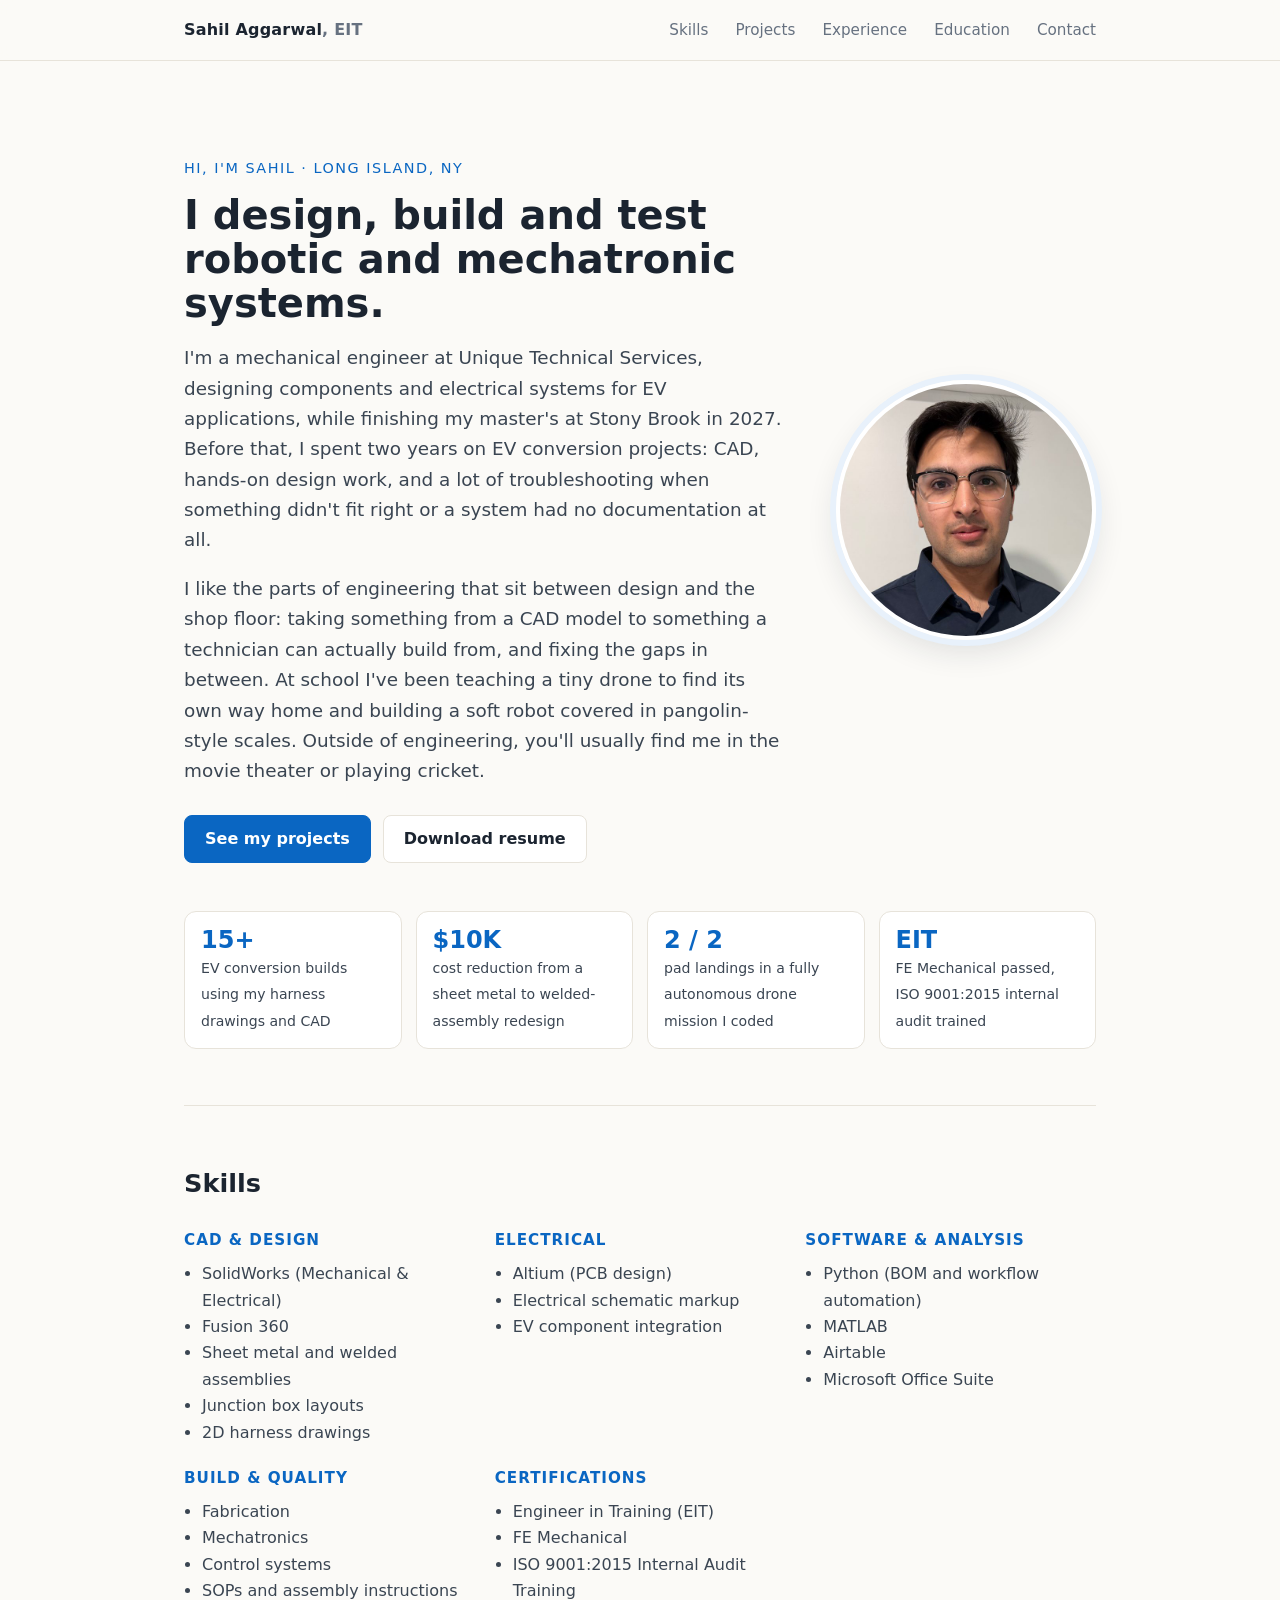
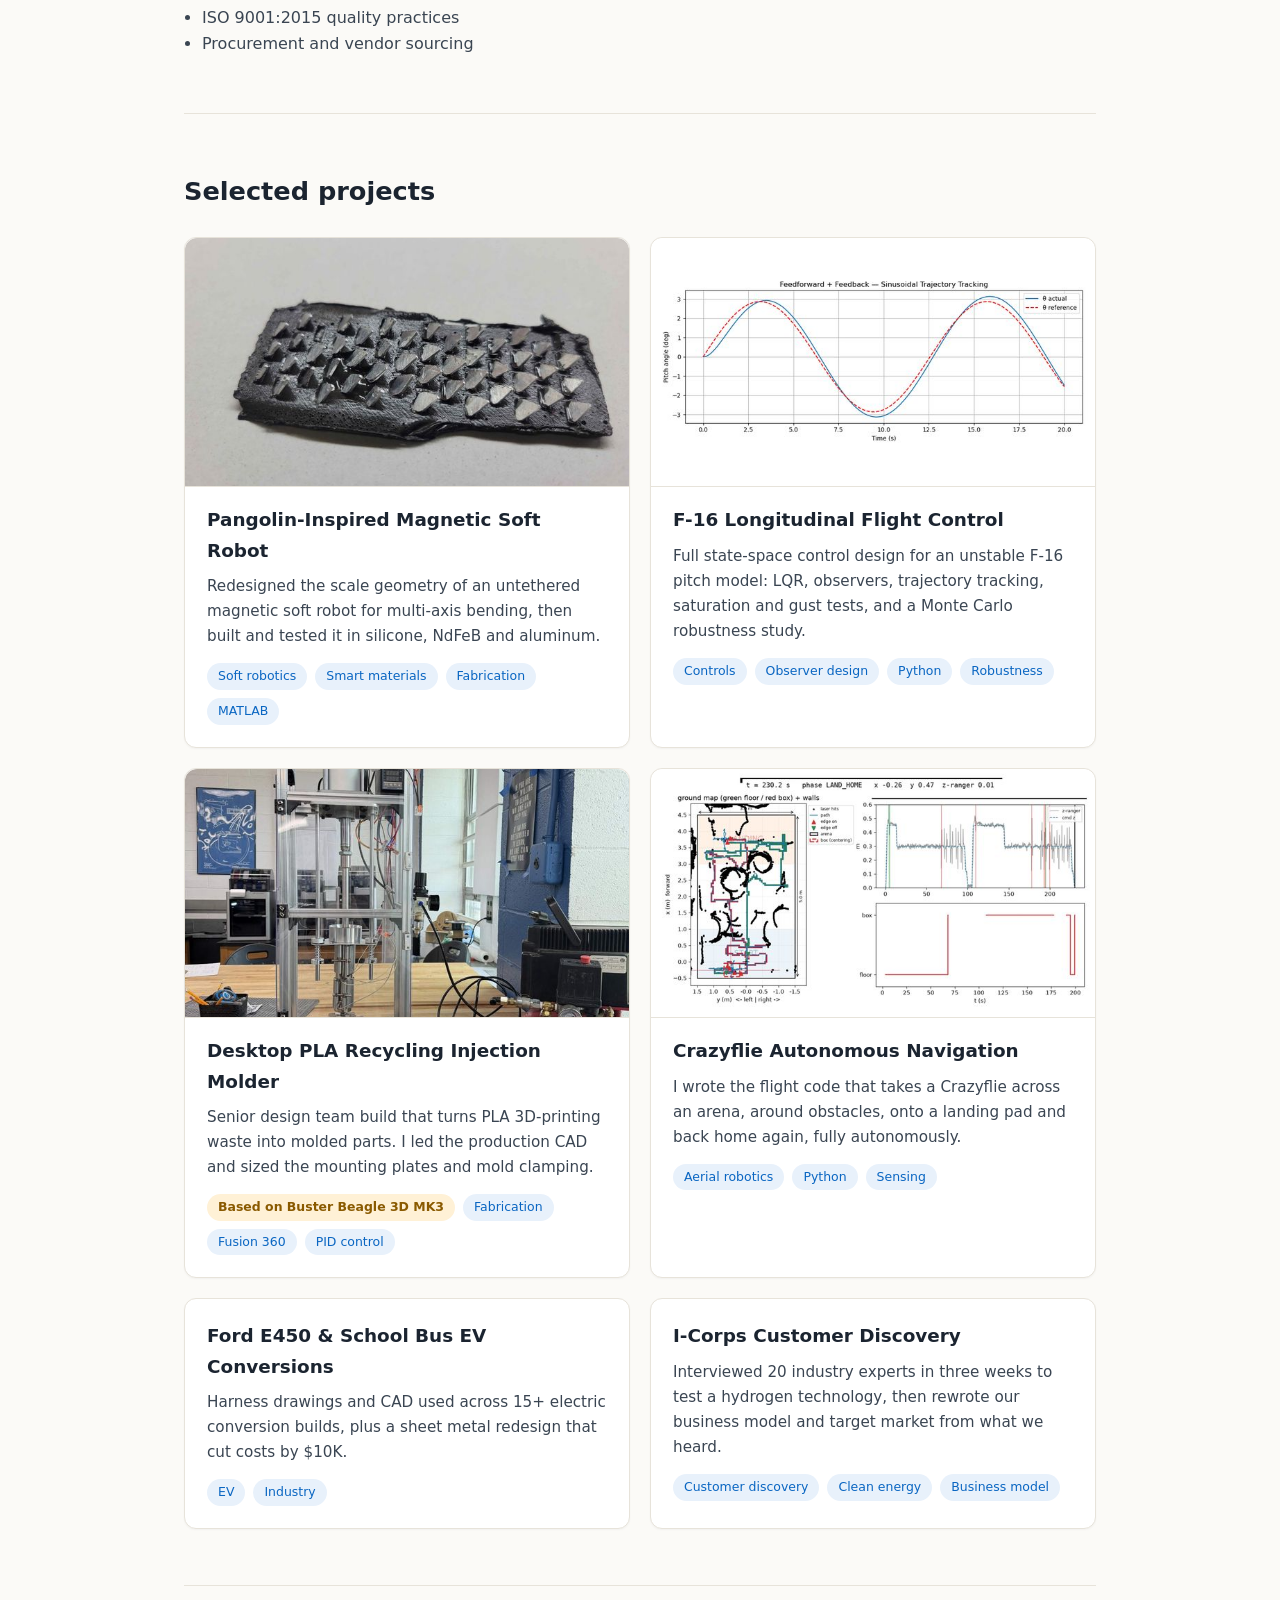
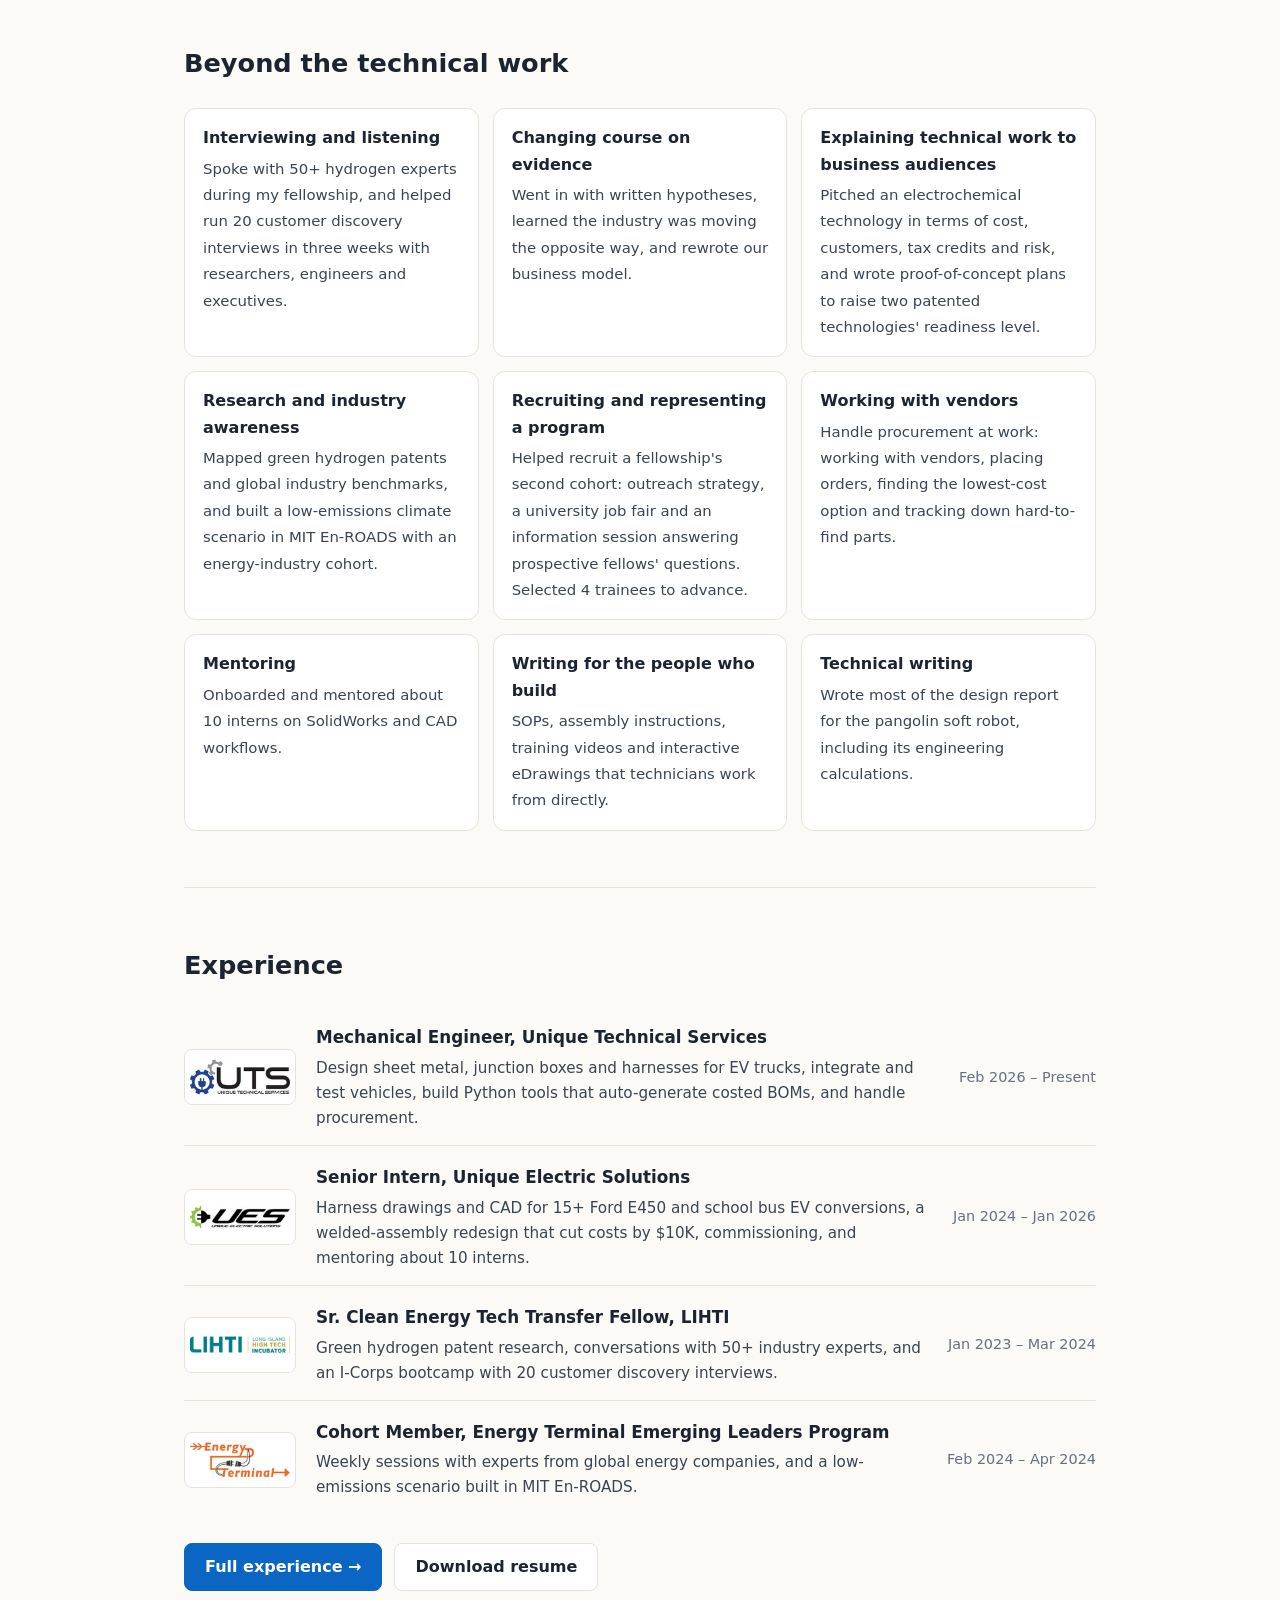
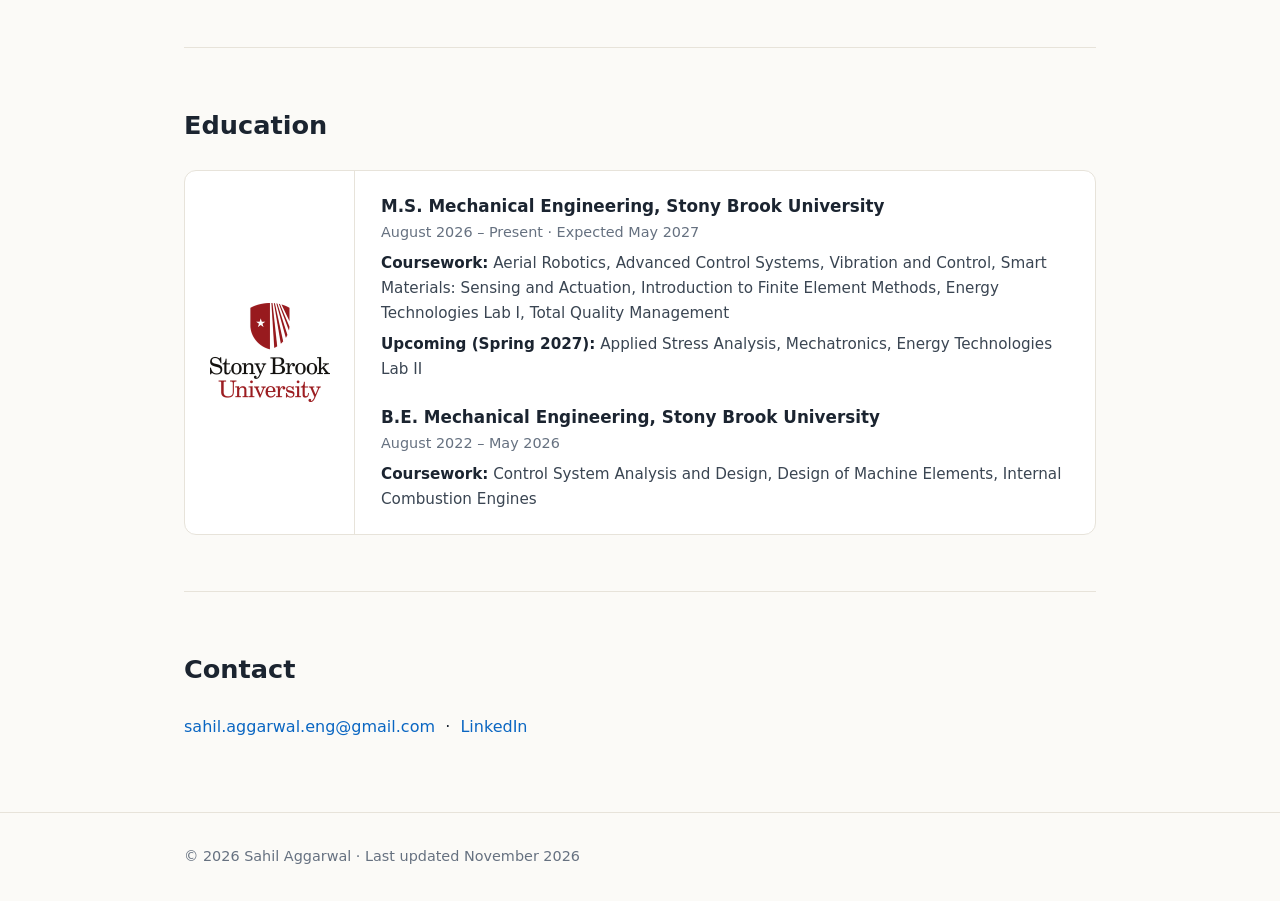
<file: index.html>
<!DOCTYPE html>
<html lang="en">
<head>
  <meta charset="utf-8">
  <meta name="viewport" content="width=device-width, initial-scale=1">
  <title>Sahil Aggarwal | Mechanical Engineer</title>
  <meta name="description" content="Portfolio of Sahil Aggarwal, mechanical engineer working in robotics, mechatronics, CAD, EV systems and control systems.">
  <link rel="icon" href="favicon.svg" type="image/svg+xml">
  <link rel="icon" href="favicon-32.png" sizes="32x32" type="image/png">
  <link rel="apple-touch-icon" href="apple-touch-icon.png">
  <link rel="canonical" href="https://sahilaggarwal.dev/">
  <meta property="og:type" content="website">
  <meta property="og:site_name" content="Sahil Aggarwal">
  <meta property="og:title" content="Sahil Aggarwal | Mechanical Engineer">
  <meta property="og:description" content="Portfolio of Sahil Aggarwal, mechanical engineer working in robotics, mechatronics, CAD, EV systems and control systems.">
  <meta property="og:url" content="https://sahilaggarwal.dev/">
  <meta property="og:image" content="https://sahilaggarwal.dev/images/og-image.jpg">
  <meta property="og:image:width" content="1200">
  <meta property="og:image:height" content="630">
  <meta name="twitter:card" content="summary_large_image">
  <link rel="stylesheet" href="style.css">
</head>
<body>

<header class="site">
  <div class="wrap">
    <a class="brand" href="#top">Sahil Aggarwal<span class="cred">, EIT</span></a>
    <nav>
      <a href="#skills">Skills</a>
      <a href="#projects">Projects</a>
      <a href="experience.html">Experience</a>
      <a href="#education">Education</a>
      <a href="#contact">Contact</a>
    </nav>
  </div>
</header>

<main id="top">
  <div class="wrap">
    <div class="hero">
      <div>
      <div class="eyebrow">Hi, I'm Sahil &middot; Long Island, NY</div>
      <h1>I design, build and test robotic and mechatronic systems.</h1>
      <p class="lead">
        I'm a mechanical engineer at Unique Technical Services, designing components and electrical systems
        for EV applications, while finishing my master's at Stony Brook in 2027. Before that, I spent two years
        on EV conversion projects: CAD, hands-on design work, and a lot of troubleshooting when something didn't
        fit right or a system had no documentation at all.
      </p>
      <p class="lead">
        I like the parts of engineering that sit between design and the shop floor: taking something from a CAD
        model to something a technician can actually build from, and fixing the gaps in between. At school I've
        been teaching a tiny drone to find its own way home and building a soft robot covered in pangolin-style
        scales. Outside of engineering, you'll usually find me in the movie theater or playing cricket.
      </p>
      <div class="cta">
        <a class="btn primary" href="#projects">See my projects</a>
        <a class="btn" href="Sahil-Aggarwal-Resume.pdf">Download resume</a>
      </div>
      </div>
      <img class="portrait" src="images/headshot.jpg" width="260" height="260" alt="Headshot of Sahil Aggarwal">
    </div>

    <div class="highlights" aria-label="Selected results">
      <div><b>15+</b><span>EV conversion builds using my harness drawings and CAD</span></div>
      <div><b>$10K</b><span>cost reduction from a sheet metal to welded-assembly redesign</span></div>
      <div><b>2 / 2</b><span>pad landings in a fully autonomous drone mission I coded</span></div>
      <div><b>EIT</b><span>FE Mechanical passed, ISO 9001:2015 internal audit trained</span></div>
    </div>

    <section id="skills">
      <h2>Skills</h2>
      <div class="skills">
        <div>
          <h3>CAD &amp; Design</h3>
          <ul><li>SolidWorks (Mechanical &amp; Electrical)</li><li>Fusion 360</li><li>Sheet metal and welded assemblies</li><li>Junction box layouts</li><li>2D harness drawings</li></ul>
        </div>
        <div>
          <h3>Electrical</h3>
          <ul><li>Altium (PCB design)</li><li>Electrical schematic markup</li><li>EV component integration</li></ul>
        </div>
        <div>
          <h3>Software &amp; Analysis</h3>
          <ul><li>Python (BOM and workflow automation)</li><li>MATLAB</li><li>Airtable</li><li>Microsoft Office Suite</li></ul>
        </div>
        <div>
          <h3>Build &amp; Quality</h3>
          <ul><li>Fabrication</li><li>Mechatronics</li><li>Control systems</li><li>SOPs and assembly instructions</li><li>ISO 9001:2015 quality practices</li><li>Procurement and vendor sourcing</li></ul>
        </div>
        <div>
          <h3>Certifications</h3>
          <ul><li>Engineer in Training (EIT)</li><li>FE Mechanical</li><li>ISO 9001:2015 Internal Audit Training</li></ul>
        </div>
      </div>
    </section>

    <section id="projects">
      <h2>Selected projects</h2>
      <div class="grid">
        <a class="card" href="projects/pangolin-robot.html">
          <img class="card-img" src="images/cards/pangolin.jpg" width="640" height="360" loading="lazy" alt="Pangolin-inspired soft robot prototype with aluminum scales">
          <h3>Pangolin-Inspired Magnetic Soft Robot</h3>
          <p>Redesigned the scale geometry of an untethered magnetic soft robot for multi-axis bending, then built and tested it in silicone, NdFeB and aluminum.</p>
          <div class="tags"><span class="tag">Soft robotics</span><span class="tag">Smart materials</span><span class="tag">Fabrication</span><span class="tag">MATLAB</span></div>
        </a>
        <a class="card" href="projects/f16-flight-control.html">
          <img class="card-img" src="images/cards/f16.jpg" width="640" height="360" loading="lazy" alt="Pitch angle tracking a sinusoidal reference">
          <h3>F-16 Longitudinal Flight Control</h3>
          <p>Full state-space control design for an unstable F-16 pitch model: LQR, observers, trajectory tracking, saturation and gust tests, and a Monte Carlo robustness study.</p>
          <div class="tags"><span class="tag">Controls</span><span class="tag">Observer design</span><span class="tag">Python</span><span class="tag">Robustness</span></div>
        </a>
        <a class="card" href="projects/injection-molding.html">
          <img class="card-img" src="images/cards/injection.jpg" width="640" height="360" loading="lazy" alt="The finished benchtop injection molding machine">
          <h3>Desktop PLA Recycling Injection Molder</h3>
          <p>Senior design team build that turns PLA 3D-printing waste into molded parts. I led the production CAD and sized the mounting plates and mold clamping.</p>
          <div class="tags"><span class="tag attrib">Based on Buster Beagle 3D MK3</span><span class="tag">Fabrication</span><span class="tag">Fusion 360</span><span class="tag">PID control</span></div>
        </a>
        <a class="card" href="projects/crazyflie.html">
          <img class="card-img" src="images/cards/crazyflie.jpg" width="640" height="360" loading="lazy" alt="Top-down flight map of the successful Crazyflie run">
          <h3>Crazyflie Autonomous Navigation</h3>
          <p>I wrote the flight code that takes a Crazyflie across an arena, around obstacles, onto a landing pad and back home again, fully autonomously.</p>
          <div class="tags"><span class="tag">Aerial robotics</span><span class="tag">Python</span><span class="tag">Sensing</span></div>
        </a>
        <a class="card" href="projects/ev-conversion.html">
          <h3>Ford E450 &amp; School Bus EV Conversions</h3>
          <p>Harness drawings and CAD used across 15+ electric conversion builds, plus a sheet metal redesign that cut costs by $10K.</p>
          <div class="tags"><span class="tag">EV</span><span class="tag">Industry</span></div>
        </a>
        <a class="card" href="projects/icorps-customer-discovery.html">
          <h3>I-Corps Customer Discovery</h3>
          <p>Interviewed 20 industry experts in three weeks to test a hydrogen technology, then rewrote our business model and target market from what we heard.</p>
          <div class="tags"><span class="tag">Customer discovery</span><span class="tag">Clean energy</span><span class="tag">Business model</span></div>
        </a>
      </div>
    </section>

    <section id="beyond">
      <h2>Beyond the technical work</h2>
      <div class="proof">
        <a href="projects/icorps-customer-discovery.html"><b>Interviewing and listening</b><span>Spoke with 50+ hydrogen experts during my fellowship, and helped run 20 customer discovery interviews in three weeks with researchers, engineers and executives.</span></a>
        <a href="projects/icorps-customer-discovery.html"><b>Changing course on evidence</b><span>Went in with written hypotheses, learned the industry was moving the opposite way, and rewrote our business model.</span></a>
        <a href="projects/icorps-customer-discovery.html"><b>Explaining technical work to business audiences</b><span>Pitched an electrochemical technology in terms of cost, customers, tax credits and risk, and wrote proof-of-concept plans to raise two patented technologies' readiness level.</span></a>
        <a href="experience.html"><b>Research and industry awareness</b><span>Mapped green hydrogen patents and global industry benchmarks, and built a low-emissions climate scenario in MIT En-ROADS with an energy-industry cohort.</span></a>
        <a href="experience.html"><b>Recruiting and representing a program</b><span>Helped recruit a fellowship's second cohort: outreach strategy, a university job fair and an information session answering prospective fellows' questions. Selected 4 trainees to advance.</span></a>
        <a href="experience.html"><b>Working with vendors</b><span>Handle procurement at work: working with vendors, placing orders, finding the lowest-cost option and tracking down hard-to-find parts.</span></a>
        <a href="experience.html"><b>Mentoring</b><span>Onboarded and mentored about 10 interns on SolidWorks and CAD workflows.</span></a>
        <a href="experience.html"><b>Writing for the people who build</b><span>SOPs, assembly instructions, training videos and interactive eDrawings that technicians work from directly.</span></a>
        <a href="projects/pangolin-robot.html"><b>Technical writing</b><span>Wrote most of the design report for the pangolin soft robot, including its engineering calculations.</span></a>
      </div>
    </section>

    <section id="experience">
      <h2>Experience</h2>
      <div class="exp-summary">
        <div class="exp-row">
          <img class="exp-logo" src="images/logos/uts.png" width="160" height="80" loading="lazy" alt="Unique Technical Services logo">
          <div><h3>Mechanical Engineer, Unique Technical Services</h3>
            <p>Design sheet metal, junction boxes and harnesses for EV trucks, integrate and test vehicles, build Python tools that auto-generate costed BOMs, and handle procurement.</p></div>
          <div class="meta">Feb 2026 &ndash; Present</div>
        </div>
        <div class="exp-row">
          <img class="exp-logo" src="images/logos/ues.png" width="160" height="80" loading="lazy" alt="Unique Electric Solutions logo">
          <div><h3>Senior Intern, Unique Electric Solutions</h3>
            <p>Harness drawings and CAD for 15+ Ford E450 and school bus EV conversions, a welded-assembly redesign that cut costs by $10K, commissioning, and mentoring about 10 interns.</p></div>
          <div class="meta">Jan 2024 &ndash; Jan 2026</div>
        </div>
        <div class="exp-row">
          <img class="exp-logo" src="images/logos/lihti.png" width="160" height="80" loading="lazy" alt="Long Island High Tech Incubator (LIHTI) logo">
          <div><h3>Sr. Clean Energy Tech Transfer Fellow, LIHTI</h3>
            <p>Green hydrogen patent research, conversations with 50+ industry experts, and an I-Corps bootcamp with 20 customer discovery interviews.</p></div>
          <div class="meta">Jan 2023 &ndash; Mar 2024</div>
        </div>
        <div class="exp-row">
          <img class="exp-logo" src="images/logos/energy-terminal.png" width="160" height="80" loading="lazy" alt="Energy Terminal logo">
          <div><h3>Cohort Member, Energy Terminal Emerging Leaders Program</h3>
            <p>Weekly sessions with experts from global energy companies, and a low-emissions scenario built in MIT En-ROADS.</p></div>
          <div class="meta">Feb 2024 &ndash; Apr 2024</div>
        </div>
      </div>
      <div class="cta">
        <a class="btn primary" href="experience.html">Full experience &rarr;</a>
        <a class="btn" href="Sahil-Aggarwal-Resume.pdf">Download resume</a>
      </div>
    </section>

    <section id="education">
      <h2>Education</h2>
      <div class="edu">
      <div class="edu-logo-cell"><img class="edu-logo" src="images/stony-brook-logo.png" width="120" height="99" loading="lazy" alt="Stony Brook University"></div>
      <div class="edu-degrees">
      <div class="job">
        <h3>M.S. Mechanical Engineering, Stony Brook University</h3>
        <div class="meta">August 2026 &ndash; Present &middot; Expected May 2027</div>
        <p class="courses"><b>Coursework:</b> Aerial Robotics, Advanced Control Systems, Vibration and Control,
          Smart Materials: Sensing and Actuation, Introduction to Finite Element Methods, Energy Technologies Lab I,
          Total Quality Management</p>
        <p class="courses"><b>Upcoming (Spring 2027):</b> Applied Stress Analysis, Mechatronics, Energy Technologies Lab II</p>
      </div>
      <div class="job">
        <h3>B.E. Mechanical Engineering, Stony Brook University</h3>
        <div class="meta">August 2022 &ndash; May 2026</div>
        <p class="courses"><b>Coursework:</b> Control System Analysis and Design, Design of Machine Elements,
          Internal Combustion Engines</p>
      </div>
      </div>
      </div>
    </section>

    <section id="contact">
      <h2>Contact</h2>
      <p>
        <a href="mailto:sahil.aggarwal.eng@gmail.com">sahil.aggarwal.eng@gmail.com</a> &nbsp;&middot;&nbsp;
        <a href="https://www.linkedin.com/in/sahil-aggarwal-806672207/">LinkedIn</a>
      </p>
    </section>
  </div>
</main>

<footer>
  <div class="wrap">&copy; <span id="year"></span> Sahil Aggarwal &middot; Last updated November 2026</div>
</footer>

<script>document.getElementById("year").textContent = new Date().getFullYear();</script>
</body>
</html>
</file>
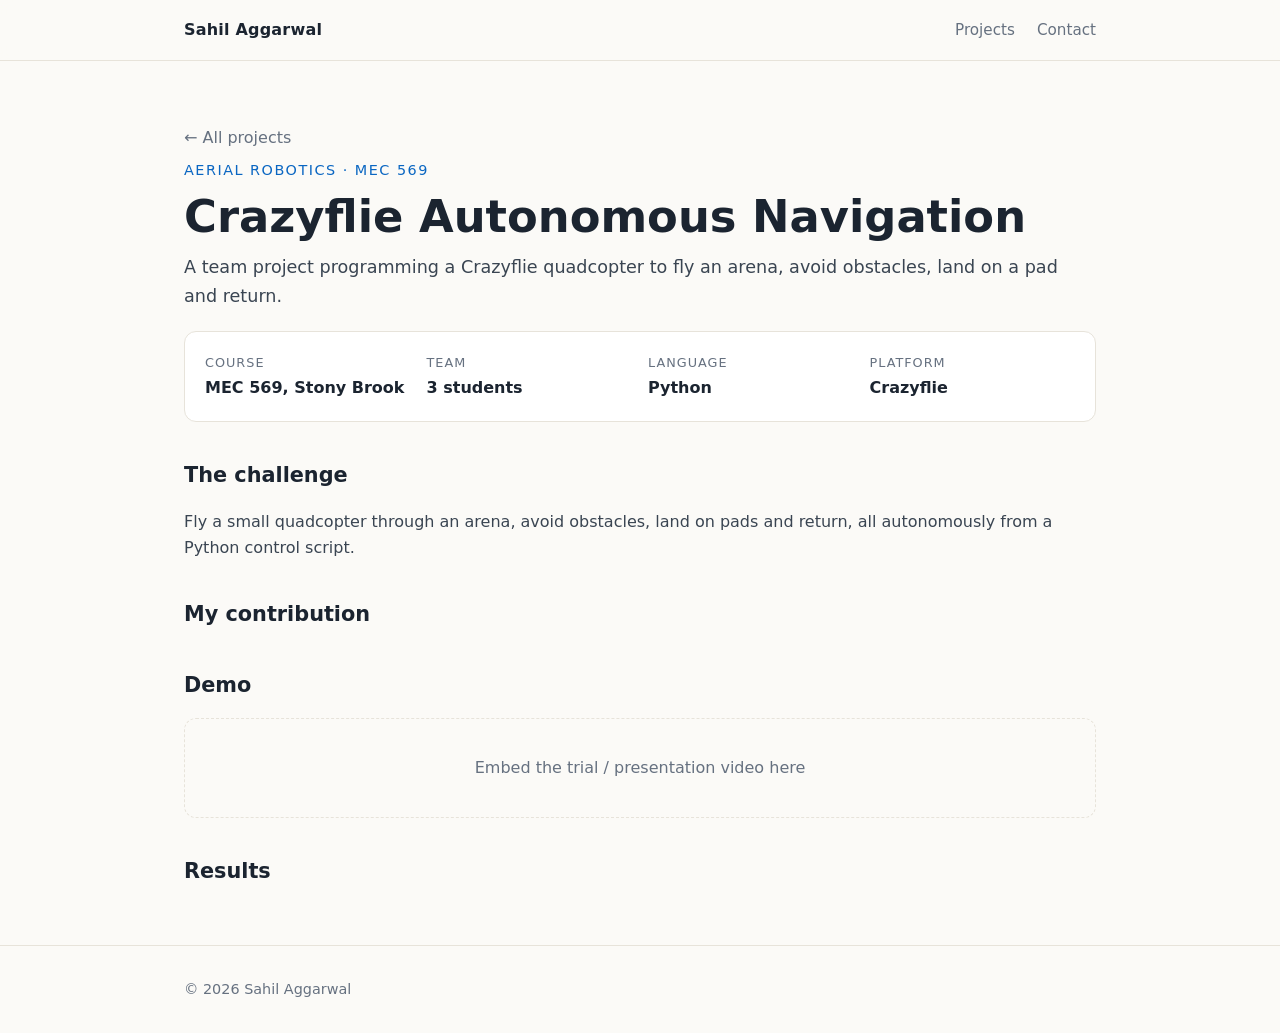
<file: crazyflie.html>
<!DOCTYPE html>
<html lang="en">
<head>
  <meta charset="utf-8">
  <meta name="viewport" content="width=device-width, initial-scale=1">
  <title>Crazyflie Navigation | Sahil Aggarwal</title>
  <meta name="description" content="Autonomous Crazyflie quadcopter navigation, obstacle avoidance and landing project (MEC 569).">
  <link rel="stylesheet" href="../style.css">
</head>
<body>
<header class="site">
  <div class="wrap">
    <a class="brand" href="../index.html">Sahil Aggarwal</a>
    <nav><a href="../index.html#projects">Projects</a><a href="../index.html#contact">Contact</a></nav>
  </div>
</header>

<main class="wrap project">
  <a class="back" href="../index.html#projects">&larr; All projects</a>
  <div class="eyebrow">Aerial robotics &middot; MEC 569</div>
  <h1>Crazyflie Autonomous Navigation</h1>
  <p class="summary">
    A team project programming a Crazyflie quadcopter to fly an arena, avoid obstacles,
    land on a pad and return.
  </p>

  <dl class="facts">
    <div><dt>Course</dt><dd>MEC 569, Stony Brook</dd></div>
    <div><dt>Team</dt><dd>3 students</dd></div>
    <div><dt>Language</dt><dd>Python</dd></div>
    <div><dt>Platform</dt><dd>Crazyflie</dd></div>
  </dl>

  <h2>The challenge</h2>
  <p>
    Fly a small quadcopter through an arena, avoid obstacles, land on pads and return,
    all autonomously from a Python control script.
  </p>

  <h2>My contribution</h2>
  <p><!-- TODO: describe exactly which parts you wrote/tuned (path logic, landing, testing). --></p>

  <h2>Demo</h2>
  <!-- TODO: embed your presentation video, for example a YouTube iframe -->
  <div class="placeholder">Embed the trial / presentation video here</div>

  <h2>Results</h2>
  <p><!-- TODO: add numbers: success rate, landing accuracy, runs completed. --></p>
</main>

<footer><div class="wrap">&copy; <span id="year"></span> Sahil Aggarwal</div></footer>
<script>document.getElementById("year").textContent = new Date().getFullYear();</script>
</body>
</html>
</file>
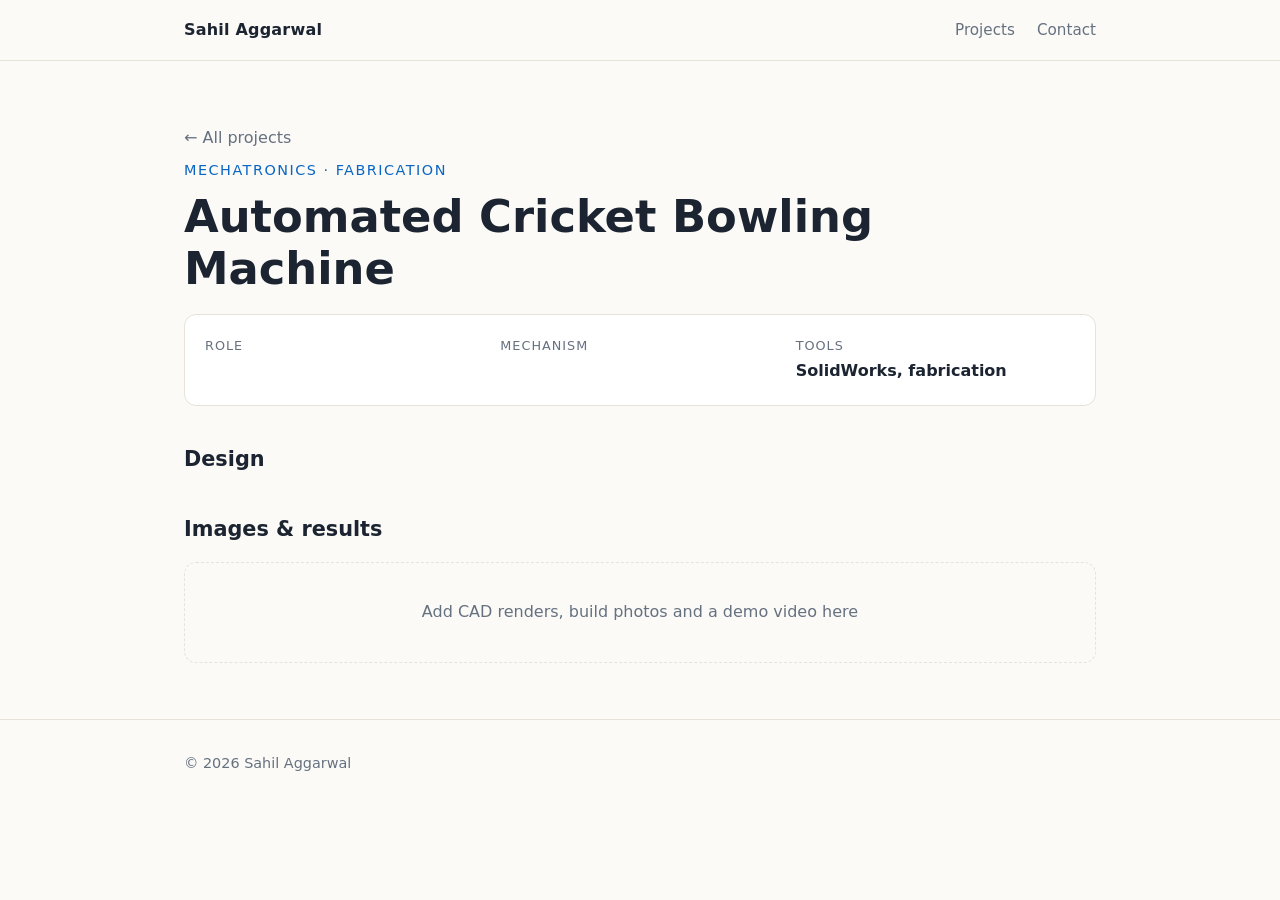
<file: cricket-bowling-machine.html>
<!DOCTYPE html>
<html lang="en">
<head>
  <meta charset="utf-8">
  <meta name="viewport" content="width=device-width, initial-scale=1">
  <title>Automated Cricket Bowling Machine | Sahil Aggarwal</title>
  <meta name="description" content="Design and build of an automated cricket bowling machine.">
  <link rel="stylesheet" href="../style.css">
</head>
<body>
<header class="site">
  <div class="wrap">
    <a class="brand" href="../index.html">Sahil Aggarwal</a>
    <nav><a href="../index.html#projects">Projects</a><a href="../index.html#contact">Contact</a></nav>
  </div>
</header>

<main class="wrap project">
  <a class="back" href="../index.html#projects">&larr; All projects</a>
  <div class="eyebrow">Mechatronics &middot; Fabrication</div>
  <h1>Automated Cricket Bowling Machine</h1>
  <p class="summary"><!-- TODO: one-sentence summary of what the machine does. --></p>

  <dl class="facts">
    <div><dt>Role</dt><dd><!-- TODO --></dd></div>
    <div><dt>Mechanism</dt><dd><!-- TODO --></dd></div>
    <div><dt>Tools</dt><dd>SolidWorks, fabrication</dd></div>
  </dl>

  <h2>Design</h2>
  <p><!-- TODO: describe the mechanism, motors, controls, and key design decisions. --></p>

  <h2>Images &amp; results</h2>
  <div class="placeholder">Add CAD renders, build photos and a demo video here</div>
</main>

<footer><div class="wrap">&copy; <span id="year"></span> Sahil Aggarwal</div></footer>
<script>document.getElementById("year").textContent = new Date().getFullYear();</script>
</body>
</html>
</file>
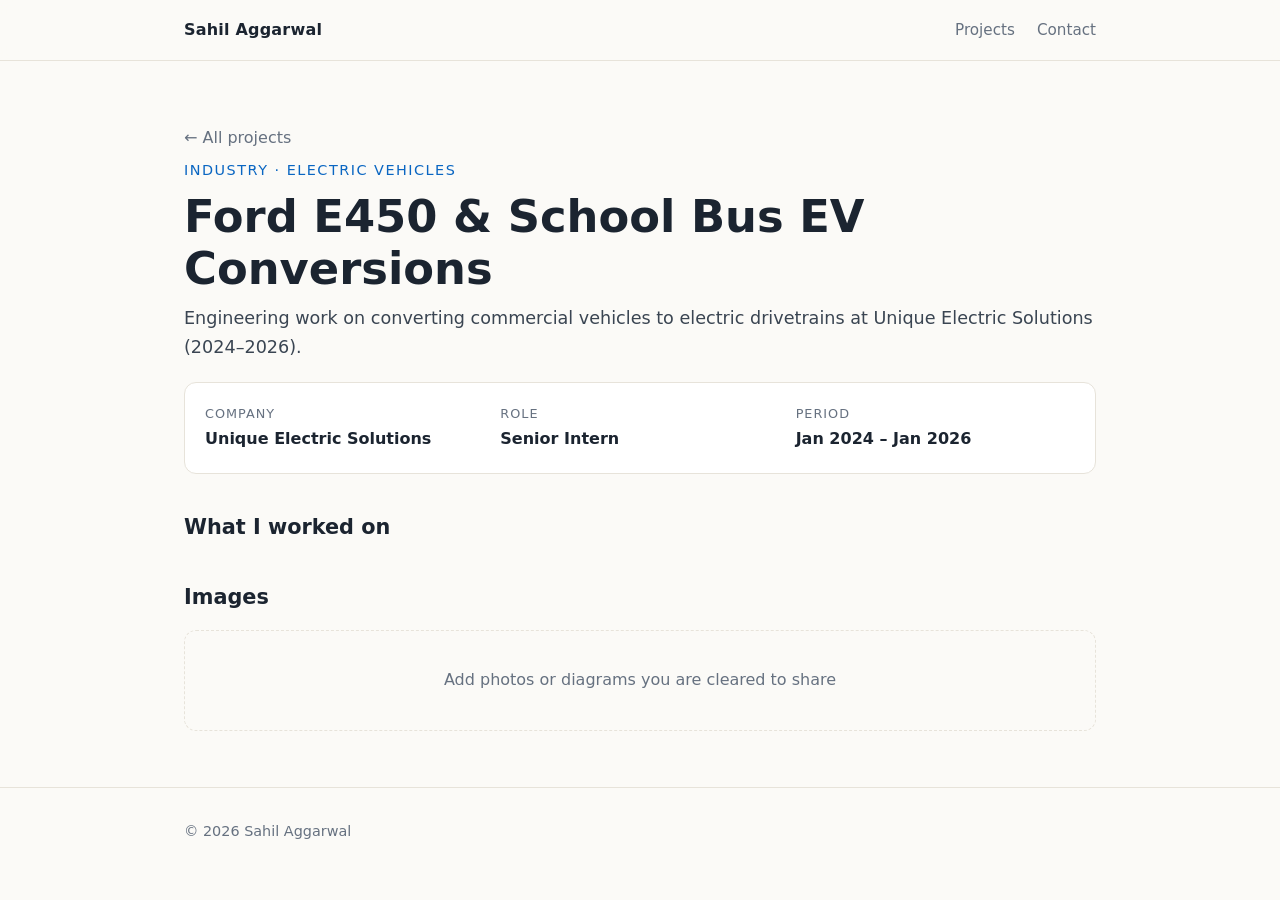
<file: ev-conversion.html>
<!DOCTYPE html>
<html lang="en">
<head>
  <meta charset="utf-8">
  <meta name="viewport" content="width=device-width, initial-scale=1">
  <title>EV Conversions | Sahil Aggarwal</title>
  <meta name="description" content="Ford E450 and school bus electric vehicle conversion engineering work.">
  <link rel="stylesheet" href="../style.css">
</head>
<body>
<header class="site">
  <div class="wrap">
    <a class="brand" href="../index.html">Sahil Aggarwal</a>
    <nav><a href="../index.html#projects">Projects</a><a href="../index.html#contact">Contact</a></nav>
  </div>
</header>

<main class="wrap project">
  <a class="back" href="../index.html#projects">&larr; All projects</a>
  <div class="eyebrow">Industry &middot; Electric vehicles</div>
  <h1>Ford E450 &amp; School Bus EV Conversions</h1>
  <p class="summary">
    Engineering work on converting commercial vehicles to electric drivetrains at
    Unique Electric Solutions (2024&ndash;2026).
  </p>

  <dl class="facts">
    <div><dt>Company</dt><dd>Unique Electric Solutions</dd></div>
    <div><dt>Role</dt><dd>Senior Intern</dd></div>
    <div><dt>Period</dt><dd>Jan 2024 &ndash; Jan 2026</dd></div>
  </dl>

  <h2>What I worked on</h2>
  <p><!-- TODO: list specific tasks (mounting, packaging, wiring, fabrication, testing). Check any company confidentiality limits first. --></p>

  <h2>Images</h2>
  <div class="placeholder">Add photos or diagrams you are cleared to share</div>
</main>

<footer><div class="wrap">&copy; <span id="year"></span> Sahil Aggarwal</div></footer>
<script>document.getElementById("year").textContent = new Date().getFullYear();</script>
</body>
</html>
</file>
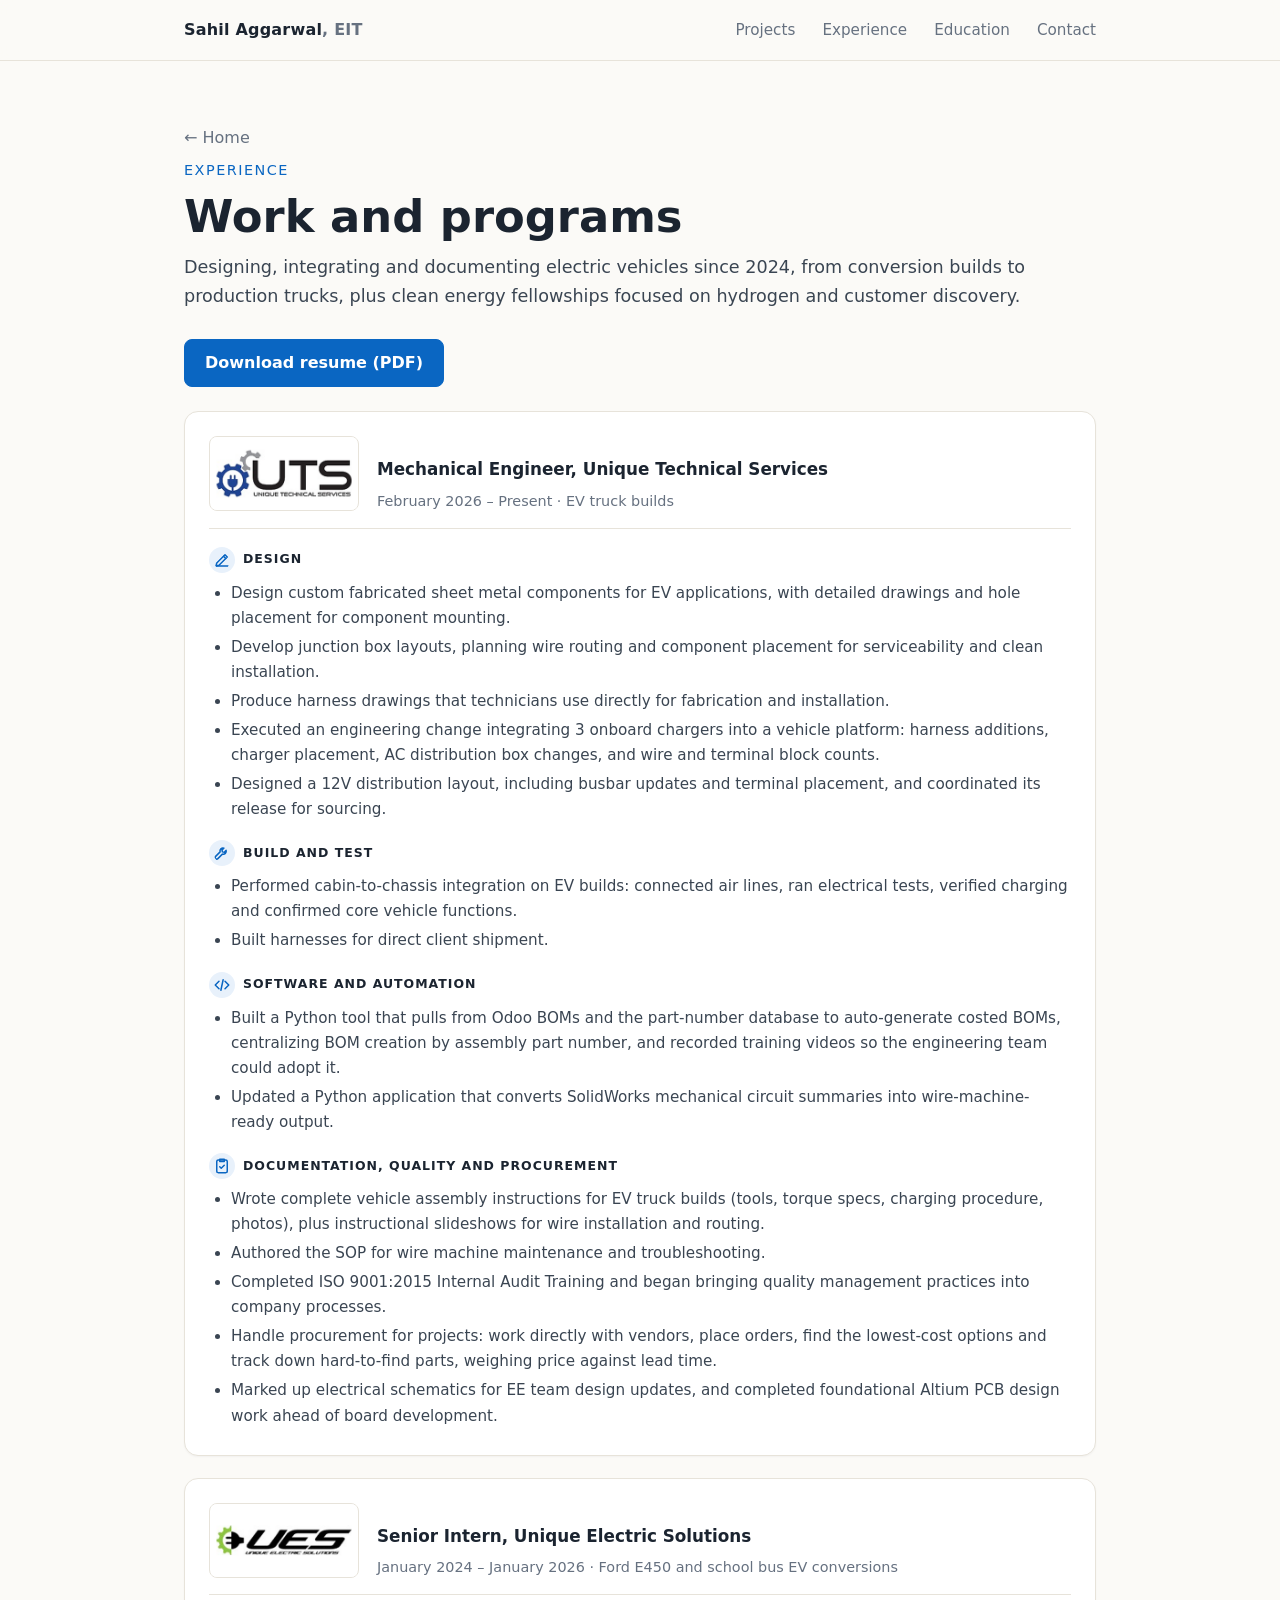
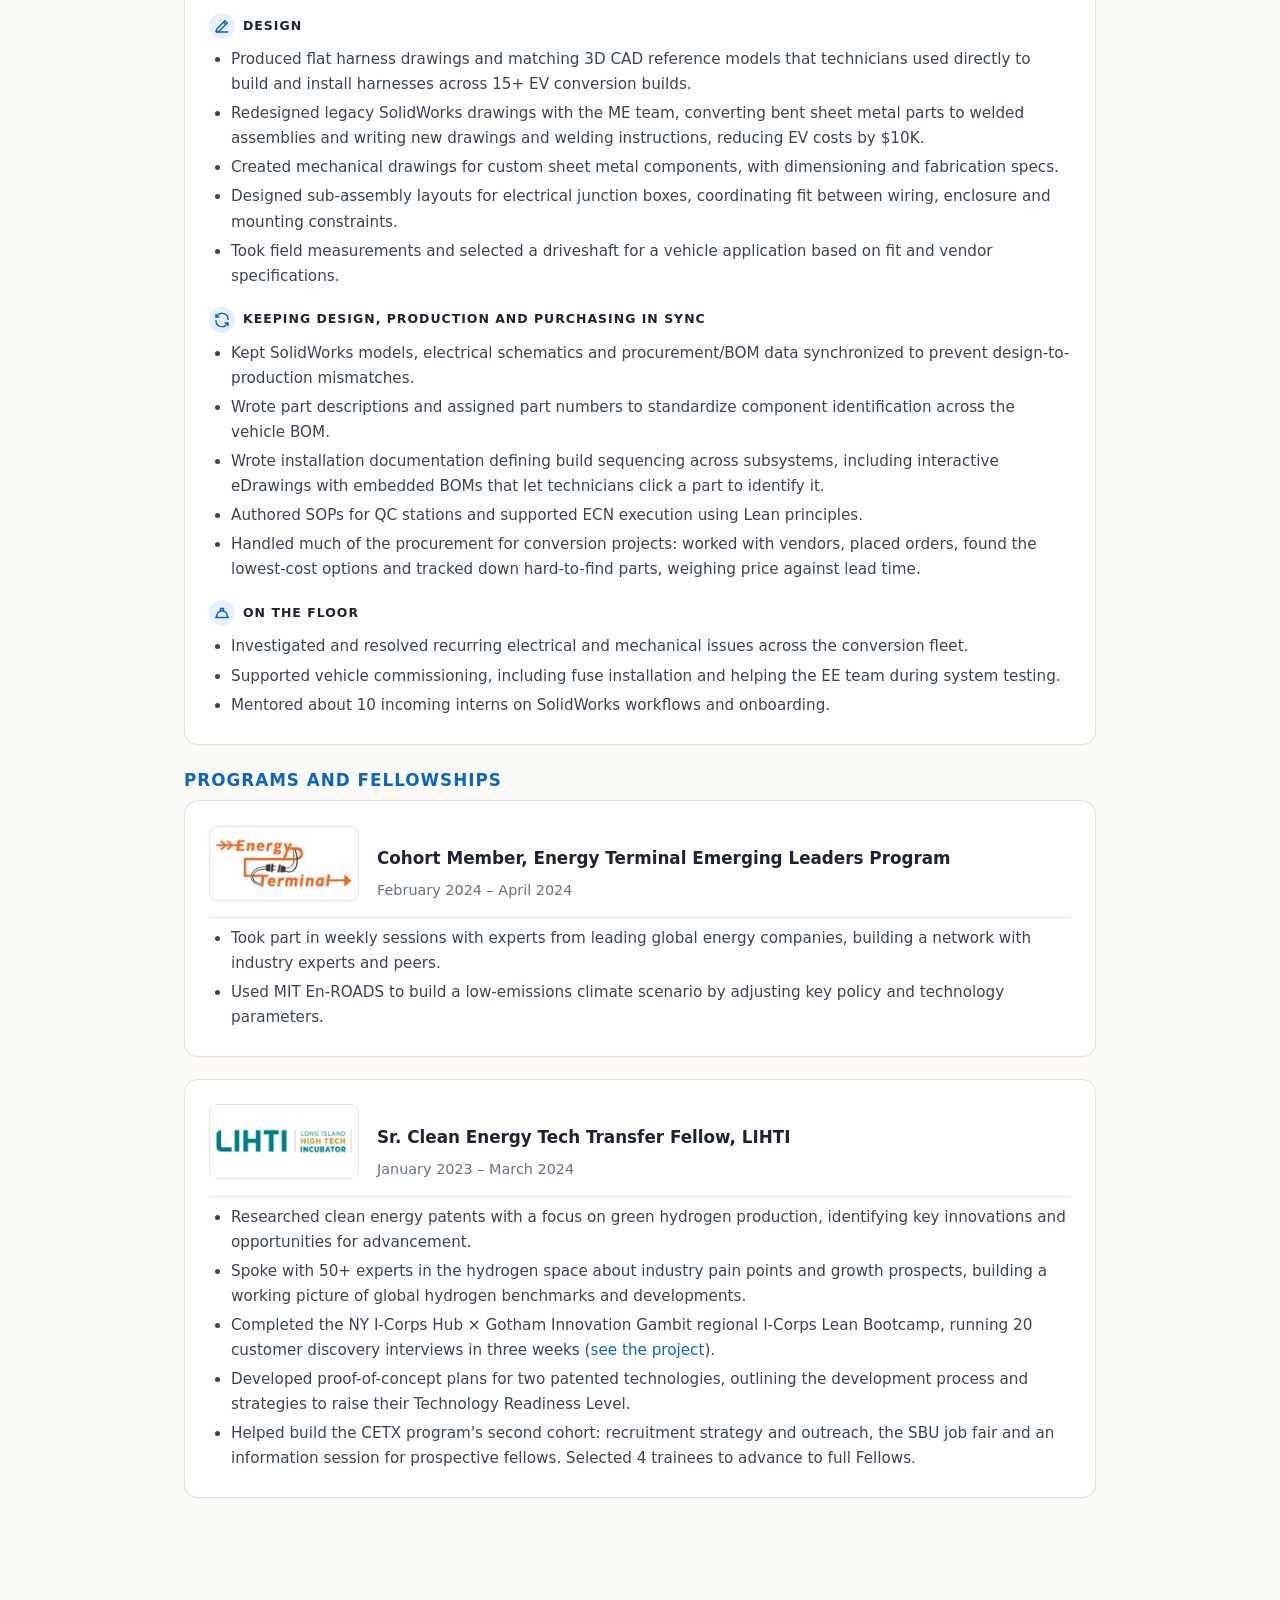
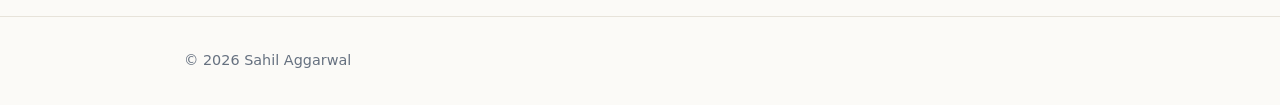
<file: experience.html>
<!DOCTYPE html>
<html lang="en">
<head>
  <meta charset="utf-8">
  <meta name="viewport" content="width=device-width, initial-scale=1">
  <title>Experience | Sahil Aggarwal</title>
  <meta name="description" content="Full work experience of Sahil Aggarwal: EV design and integration at Unique Technical Services and Unique Electric Solutions, plus clean energy fellowships. Resume download.">
  <link rel="icon" href="favicon.svg" type="image/svg+xml">
  <link rel="icon" href="favicon-32.png" sizes="32x32" type="image/png">
  <link rel="apple-touch-icon" href="apple-touch-icon.png">
  <link rel="canonical" href="https://sahilaggarwal.dev/experience.html">
  <meta property="og:type" content="website">
  <meta property="og:site_name" content="Sahil Aggarwal">
  <meta property="og:title" content="Experience | Sahil Aggarwal">
  <meta property="og:description" content="Full work experience of Sahil Aggarwal: EV design and integration, plus clean energy fellowships. Resume download.">
  <meta property="og:url" content="https://sahilaggarwal.dev/experience.html">
  <meta property="og:image" content="https://sahilaggarwal.dev/images/og-image.jpg">
  <meta property="og:image:width" content="1200">
  <meta property="og:image:height" content="630">
  <meta name="twitter:card" content="summary_large_image">
  <link rel="stylesheet" href="style.css">
</head>
<body>
<header class="site">
  <div class="wrap">
    <a class="brand" href="index.html">Sahil Aggarwal<span class="cred">, EIT</span></a>
    <nav>
      <a href="index.html#projects">Projects</a>
      <a href="experience.html" aria-current="page">Experience</a>
      <a href="index.html#education">Education</a>
      <a href="index.html#contact">Contact</a>
    </nav>
  </div>
</header>

<main class="wrap project">
  <a class="back" href="index.html">&larr; Home</a>
  <div class="eyebrow">Experience</div>
  <h1>Work and programs</h1>
  <p class="summary">Designing, integrating and documenting electric vehicles since 2024, from conversion builds to
    production trucks, plus clean energy fellowships focused on hydrogen and customer discovery.</p>
  <p class="cta"><a class="btn primary" href="Sahil-Aggarwal-Resume.pdf">Download resume (PDF)</a></p>

  <section id="experience" class="exp-full">
      <div class="job job-card">
        <div class="job-head">
          <img class="job-logo" src="images/logos/uts.png" width="160" height="80" loading="lazy" alt="Unique Technical Services logo">
          <div>
            <h3>Mechanical Engineer, Unique Technical Services</h3>
            <div class="meta">February 2026 &ndash; Present &middot; EV truck builds</div>
          </div>
        </div>
        <h4 class="sub-label"><svg class="icon" viewBox="0 0 24 24" aria-hidden="true"><path d="M4 20l1-4L16 5l3 3L8 19z"/><path d="M14 7l3 3"/><path d="M4 20h16"/></svg>Design</h4>
        <ul>
          <li>Design custom fabricated sheet metal components for EV applications, with detailed drawings and hole placement for component mounting.</li>
          <li>Develop junction box layouts, planning wire routing and component placement for serviceability and clean installation.</li>
          <li>Produce harness drawings that technicians use directly for fabrication and installation.</li>
          <li>Executed an engineering change integrating 3 onboard chargers into a vehicle platform: harness additions, charger placement, AC distribution box changes, and wire and terminal block counts.</li>
          <li>Designed a 12V distribution layout, including busbar updates and terminal placement, and coordinated its release for sourcing.</li>
        </ul>
        <h4 class="sub-label"><svg class="icon" viewBox="0 0 24 24" aria-hidden="true"><path d="M14.5 5.5a4 4 0 0 0-5 5L3.5 16.5a2 2 0 0 0 3 3l6-6a4 4 0 0 0 5-5l-2.5 2.5-2.5-.5-.5-2.5z"/></svg>Build and test</h4>
        <ul>
          <li>Performed cabin-to-chassis integration on EV builds: connected air lines, ran electrical tests, verified charging and confirmed core vehicle functions.</li>
          <li>Built harnesses for direct client shipment.</li>
        </ul>
        <h4 class="sub-label"><svg class="icon" viewBox="0 0 24 24" aria-hidden="true"><path d="M8 7l-5 5 5 5"/><path d="M16 7l5 5-5 5"/><path d="M13.5 5l-3 14"/></svg>Software and automation</h4>
        <ul>
          <li>Built a Python tool that pulls from Odoo BOMs and the part-number database to auto-generate costed BOMs, centralizing BOM creation by assembly part number, and recorded training videos so the engineering team could adopt it.</li>
          <li>Updated a Python application that converts SolidWorks mechanical circuit summaries into wire-machine-ready output.</li>
        </ul>
        <h4 class="sub-label"><svg class="icon" viewBox="0 0 24 24" aria-hidden="true"><rect x="5" y="4" width="14" height="17" rx="2"/><path d="M9 3h6v3H9z"/><path d="M9 13l2 2 4-4"/></svg>Documentation, quality and procurement</h4>
        <ul>
          <li>Wrote complete vehicle assembly instructions for EV truck builds (tools, torque specs, charging procedure, photos), plus instructional slideshows for wire installation and routing.</li>
          <li>Authored the SOP for wire machine maintenance and troubleshooting.</li>
          <li>Completed ISO 9001:2015 Internal Audit Training and began bringing quality management practices into company processes.</li>
          <li>Handle procurement for projects: work directly with vendors, place orders, find the lowest-cost options and track down hard-to-find parts, weighing price against lead time.</li>
          <li>Marked up electrical schematics for EE team design updates, and completed foundational Altium PCB design work ahead of board development.</li>
        </ul>
      </div>
      <div class="job job-card">
        <div class="job-head">
          <img class="job-logo" src="images/logos/ues.png" width="160" height="80" loading="lazy" alt="Unique Electric Solutions logo">
          <div>
            <h3>Senior Intern, Unique Electric Solutions</h3>
            <div class="meta">January 2024 &ndash; January 2026 &middot; Ford E450 and school bus EV conversions</div>
          </div>
        </div>
        <h4 class="sub-label"><svg class="icon" viewBox="0 0 24 24" aria-hidden="true"><path d="M4 20l1-4L16 5l3 3L8 19z"/><path d="M14 7l3 3"/><path d="M4 20h16"/></svg>Design</h4>
        <ul>
          <li>Produced flat harness drawings and matching 3D CAD reference models that technicians used directly to build and install harnesses across 15+ EV conversion builds.</li>
          <li>Redesigned legacy SolidWorks drawings with the ME team, converting bent sheet metal parts to welded assemblies and writing new drawings and welding instructions, reducing EV costs by $10K.</li>
          <li>Created mechanical drawings for custom sheet metal components, with dimensioning and fabrication specs.</li>
          <li>Designed sub-assembly layouts for electrical junction boxes, coordinating fit between wiring, enclosure and mounting constraints.</li>
          <li>Took field measurements and selected a driveshaft for a vehicle application based on fit and vendor specifications.</li>
        </ul>
        <h4 class="sub-label"><svg class="icon" viewBox="0 0 24 24" aria-hidden="true"><path d="M20 11a8 8 0 0 0-14.5-4.5L4 8"/><path d="M4 4v4h4"/><path d="M4 13a8 8 0 0 0 14.5 4.5L20 16"/><path d="M20 20v-4h-4"/></svg>Keeping design, production and purchasing in sync</h4>
        <ul>
          <li>Kept SolidWorks models, electrical schematics and procurement/BOM data synchronized to prevent design-to-production mismatches.</li>
          <li>Wrote part descriptions and assigned part numbers to standardize component identification across the vehicle BOM.</li>
          <li>Wrote installation documentation defining build sequencing across subsystems, including interactive eDrawings with embedded BOMs that let technicians click a part to identify it.</li>
          <li>Authored SOPs for QC stations and supported ECN execution using Lean principles.</li>
          <li>Handled much of the procurement for conversion projects: worked with vendors, placed orders, found the lowest-cost options and tracked down hard-to-find parts, weighing price against lead time.</li>
        </ul>
        <h4 class="sub-label"><svg class="icon" viewBox="0 0 24 24" aria-hidden="true"><path d="M3 18h18"/><path d="M5 18v-2a7 7 0 0 1 14 0v2"/><path d="M10 9.5V6h4v3.5"/></svg>On the floor</h4>
        <ul>
          <li>Investigated and resolved recurring electrical and mechanical issues across the conversion fleet.</li>
          <li>Supported vehicle commissioning, including fuse installation and helping the EE team during system testing.</li>
          <li>Mentored about 10 incoming interns on SolidWorks workflows and onboarding.</li>
        </ul>
      </div>

      <h3 class="group">Programs and fellowships</h3>
      <div class="job job-card">
        <div class="job-head">
          <img class="job-logo" src="images/logos/energy-terminal.png" width="160" height="80" loading="lazy" alt="Energy Terminal logo">
          <div>
            <h3>Cohort Member, Energy Terminal Emerging Leaders Program</h3>
            <div class="meta">February 2024 &ndash; April 2024</div>
          </div>
        </div>
        <ul>
          <li>Took part in weekly sessions with experts from leading global energy companies, building a network with industry experts and peers.</li>
          <li>Used MIT En-ROADS to build a low-emissions climate scenario by adjusting key policy and technology parameters.</li>
        </ul>
      </div>
      <div class="job job-card">
        <div class="job-head">
          <img class="job-logo" src="images/logos/lihti.png" width="160" height="80" loading="lazy" alt="Long Island High Tech Incubator (LIHTI) logo">
          <div>
            <h3>Sr. Clean Energy Tech Transfer Fellow, LIHTI</h3>
            <div class="meta">January 2023 &ndash; March 2024</div>
          </div>
        </div>
        <ul>
          <li>Researched clean energy patents with a focus on green hydrogen production, identifying key innovations and opportunities for advancement.</li>
          <li>Spoke with 50+ experts in the hydrogen space about industry pain points and growth prospects, building a working picture of global hydrogen benchmarks and developments.</li>
          <li>Completed the NY I-Corps Hub &times; Gotham Innovation Gambit regional I-Corps Lean Bootcamp, running 20 customer discovery interviews in three weeks (<a href="projects/icorps-customer-discovery.html">see the project</a>).</li>
          <li>Developed proof-of-concept plans for two patented technologies, outlining the development process and strategies to raise their Technology Readiness Level.</li>
          <li>Helped build the CETX program's second cohort: recruitment strategy and outreach, the SBU job fair and an information session for prospective fellows. Selected 4 trainees to advance to full Fellows.</li>
        </ul>
      </div>
  </section>
</main>

<footer><div class="wrap">&copy; <span id="year"></span> Sahil Aggarwal</div></footer>
<script>document.getElementById("year").textContent = new Date().getFullYear();</script>
</body>
</html>
</file>
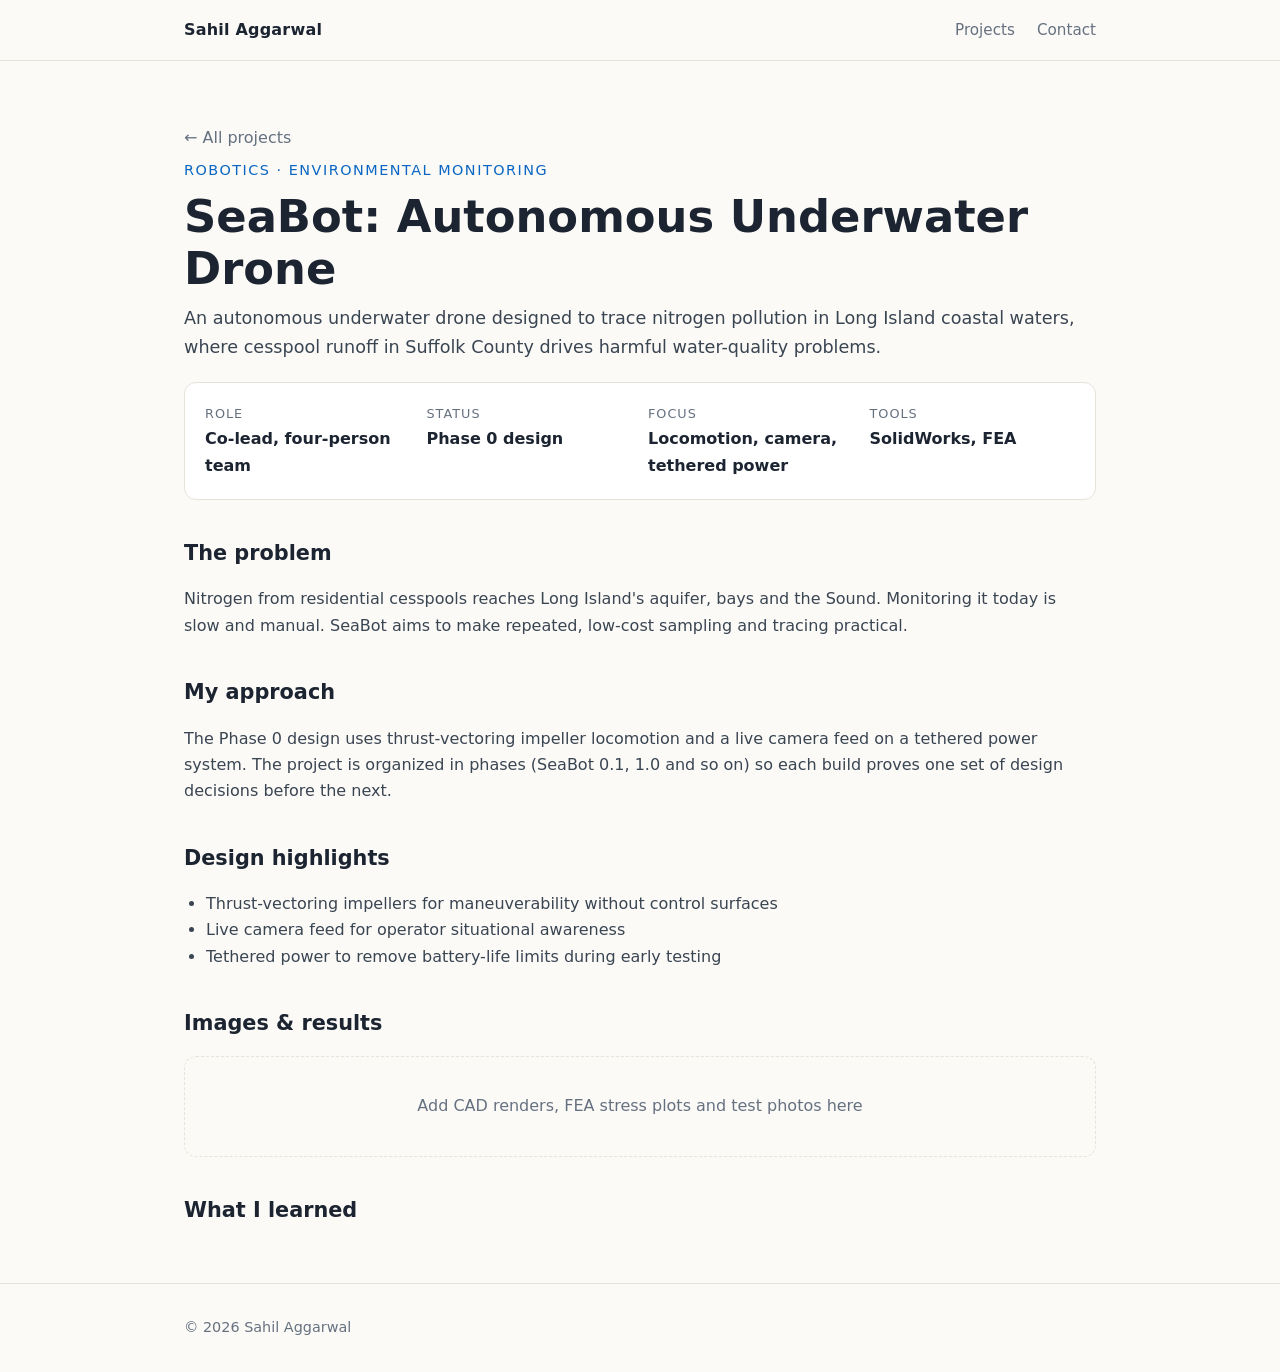
<file: seabot.html>
<!DOCTYPE html>
<html lang="en">
<head>
  <meta charset="utf-8">
  <meta name="viewport" content="width=device-width, initial-scale=1">
  <title>SeaBot | Sahil Aggarwal</title>
  <meta name="description" content="SeaBot, an autonomous underwater drone for monitoring nitrogen pollution in Long Island coastal waters.">
  <link rel="stylesheet" href="../style.css">
</head>
<body>
<header class="site">
  <div class="wrap">
    <a class="brand" href="../index.html">Sahil Aggarwal</a>
    <nav><a href="../index.html#projects">Projects</a><a href="../index.html#contact">Contact</a></nav>
  </div>
</header>

<main class="wrap project">
  <a class="back" href="../index.html#projects">&larr; All projects</a>
  <div class="eyebrow">Robotics &middot; Environmental monitoring</div>
  <h1>SeaBot: Autonomous Underwater Drone</h1>
  <p class="summary">
    An autonomous underwater drone designed to trace nitrogen pollution in Long Island coastal
    waters, where cesspool runoff in Suffolk County drives harmful water-quality problems.
  </p>

  <dl class="facts">
    <div><dt>Role</dt><dd>Co-lead, four-person team</dd></div>
    <div><dt>Status</dt><dd>Phase 0 design</dd></div>
    <div><dt>Focus</dt><dd>Locomotion, camera, tethered power</dd></div>
    <div><dt>Tools</dt><dd>SolidWorks, FEA</dd></div>
  </dl>

  <h2>The problem</h2>
  <p>
    Nitrogen from residential cesspools reaches Long Island's aquifer, bays and the Sound.
    Monitoring it today is slow and manual. SeaBot aims to make repeated, low-cost sampling
    and tracing practical.
  </p>

  <h2>My approach</h2>
  <p>
    The Phase 0 design uses thrust-vectoring impeller locomotion and a live camera feed on a
    tethered power system. The project is organized in phases (SeaBot 0.1, 1.0 and so on) so each
    build proves one set of design decisions before the next.
  </p>

  <h2>Design highlights</h2>
  <ul>
    <li>Thrust-vectoring impellers for maneuverability without control surfaces</li>
    <li>Live camera feed for operator situational awareness</li>
    <li>Tethered power to remove battery-life limits during early testing</li>
  </ul>

  <h2>Images &amp; results</h2>
  <!-- TODO: replace with CAD renders, FEA plots, photos of the build -->
  <div class="placeholder">Add CAD renders, FEA stress plots and test photos here</div>

  <h2>What I learned</h2>
  <p><!-- TODO: add 2-3 sentences on design tradeoffs and test results. --></p>
</main>

<footer><div class="wrap">&copy; <span id="year"></span> Sahil Aggarwal</div></footer>
<script>document.getElementById("year").textContent = new Date().getFullYear();</script>
</body>
</html>
</file>
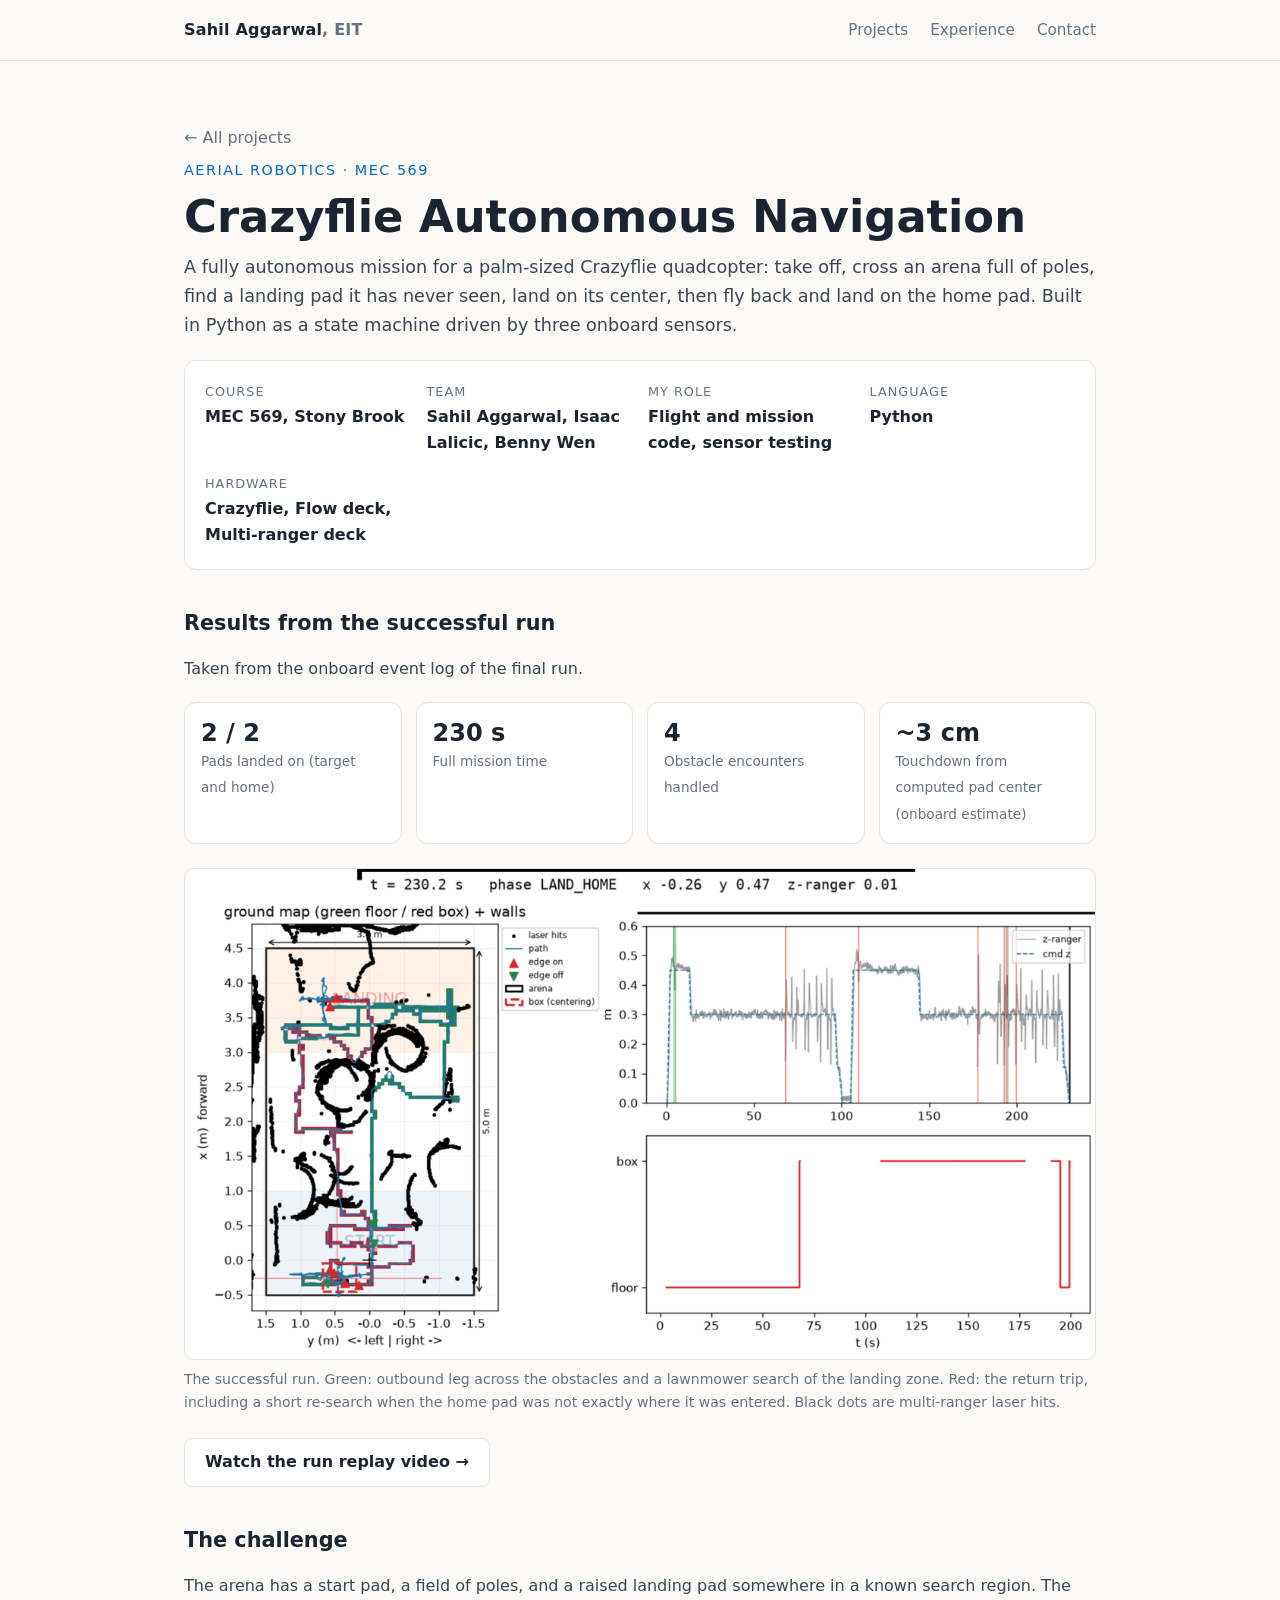
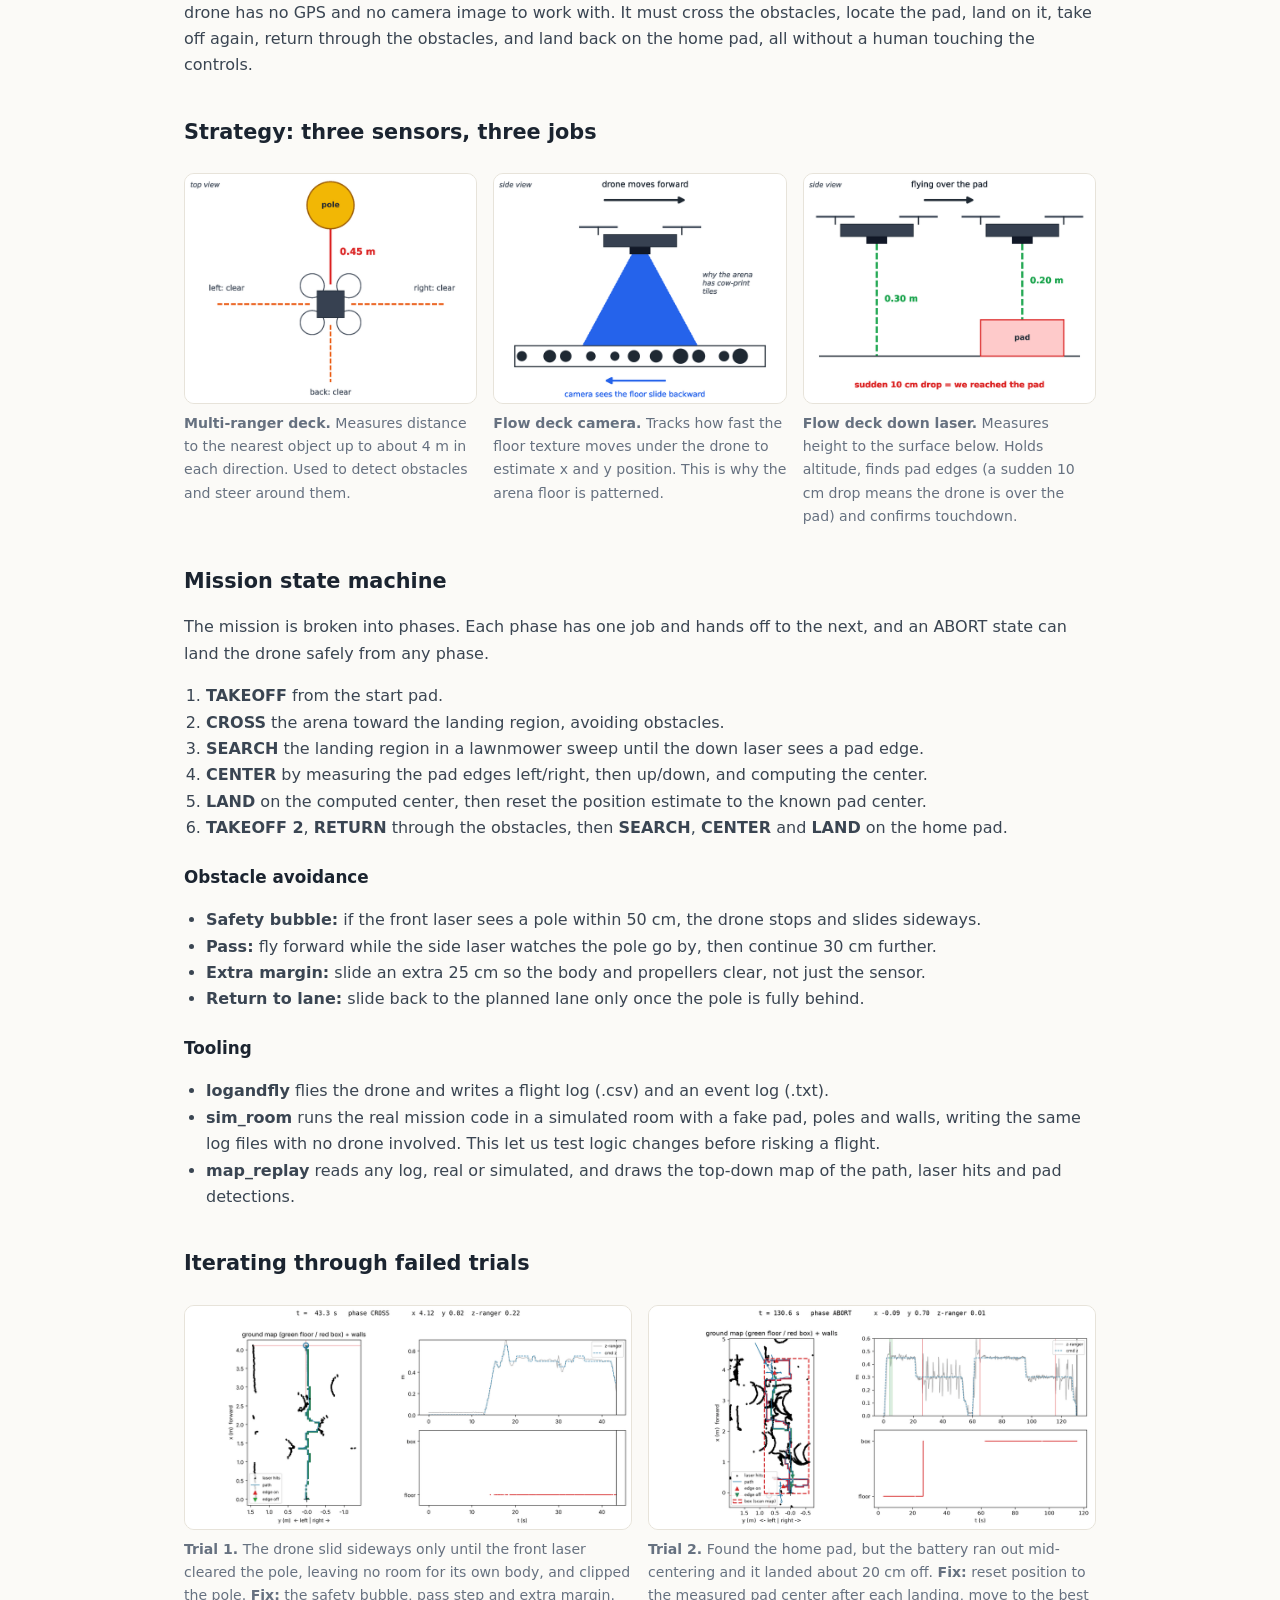
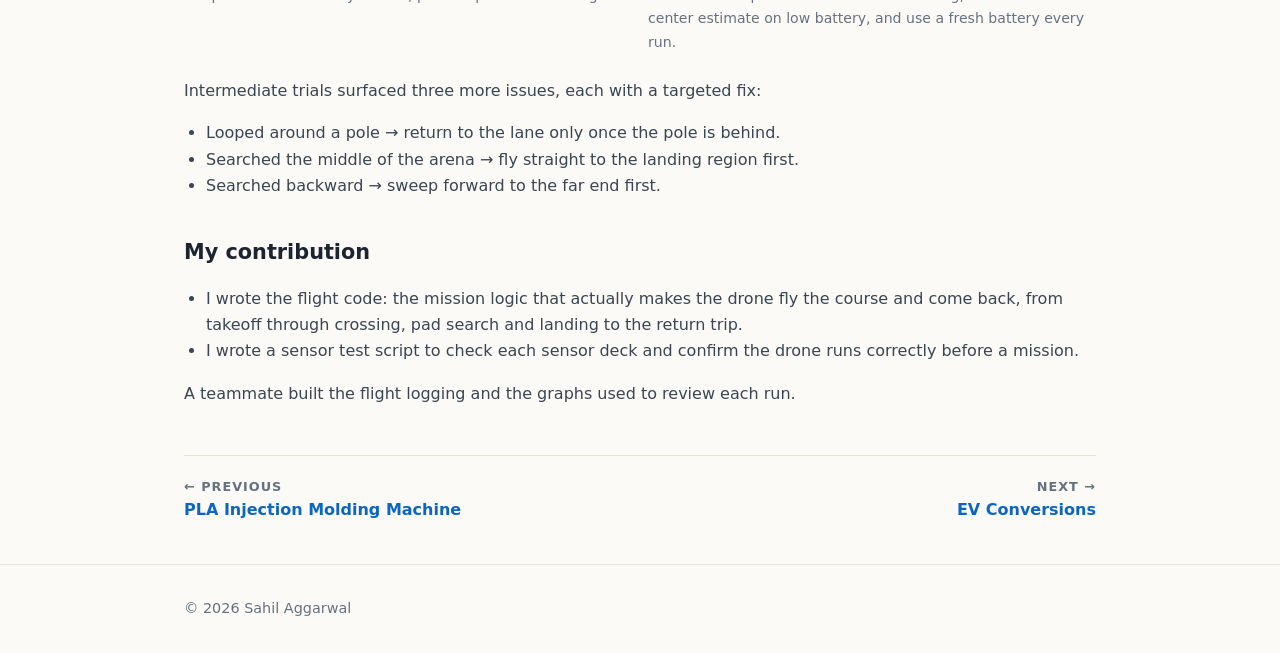
<file: projects/crazyflie.html>
<!DOCTYPE html>
<html lang="en">
<head>
  <meta charset="utf-8">
  <meta name="viewport" content="width=device-width, initial-scale=1">
  <title>Crazyflie Navigation | Sahil Aggarwal</title>
  <meta name="description" content="Autonomous Crazyflie quadcopter mission in Python: obstacle avoidance, pad search and precision landing, then return home (MEC 569, Stony Brook).">
  <link rel="icon" href="../favicon.svg" type="image/svg+xml">
  <link rel="icon" href="../favicon-32.png" sizes="32x32" type="image/png">
  <link rel="apple-touch-icon" href="../apple-touch-icon.png">
  <link rel="canonical" href="https://sahilaggarwal.dev/projects/crazyflie.html">
  <meta property="og:type" content="website">
  <meta property="og:site_name" content="Sahil Aggarwal">
  <meta property="og:title" content="Crazyflie Navigation | Sahil Aggarwal">
  <meta property="og:description" content="Autonomous Crazyflie quadcopter mission in Python: obstacle avoidance, pad search and precision landing, then return home (MEC 569, Stony Brook).">
  <meta property="og:url" content="https://sahilaggarwal.dev/projects/crazyflie.html">
  <meta property="og:image" content="https://sahilaggarwal.dev/images/og-image.jpg">
  <meta property="og:image:width" content="1200">
  <meta property="og:image:height" content="630">
  <meta name="twitter:card" content="summary_large_image">
  <link rel="stylesheet" href="../style.css">
</head>
<body>
<header class="site">
  <div class="wrap">
    <a class="brand" href="../index.html">Sahil Aggarwal<span class="cred">, EIT</span></a>
    <nav><a href="../index.html#projects">Projects</a><a href="../experience.html">Experience</a><a href="../index.html#contact">Contact</a></nav>
  </div>
</header>

<main class="wrap project">
  <a class="back" href="../index.html#projects">&larr; All projects</a>
  <div class="eyebrow">Aerial robotics &middot; MEC 569</div>
  <h1>Crazyflie Autonomous Navigation</h1>
  <p class="summary">
    A fully autonomous mission for a palm-sized Crazyflie quadcopter: take off, cross an arena
    full of poles, find a landing pad it has never seen, land on its center, then fly back and
    land on the home pad. Built in Python as a state machine driven by three onboard sensors.
  </p>

  <dl class="facts">
    <div><dt>Course</dt><dd>MEC 569, Stony Brook</dd></div>
    <div><dt>Team</dt><dd>Sahil Aggarwal, Isaac Lalicic, Benny Wen</dd></div>
    <div><dt>My role</dt><dd>Flight and mission code, sensor testing</dd></div>
    <div><dt>Language</dt><dd>Python</dd></div>
    <div><dt>Hardware</dt><dd>Crazyflie, Flow deck, Multi-ranger deck</dd></div>
  </dl>

  <h2>Results from the successful run</h2>
  <p>Taken from the onboard event log of the final run.</p>
  <div class="stats">
    <div class="stat"><b>2 / 2</b><span>Pads landed on (target and home)</span></div>
    <div class="stat"><b>230 s</b><span>Full mission time</span></div>
    <div class="stat"><b>4</b><span>Obstacle encounters handled</span></div>
    <div class="stat"><b>~3 cm</b><span>Touchdown from computed pad center (onboard estimate)</span></div>
  </div>

  <figure>
    <img src="../images/crazyflie/successful-run-map.png" width="1200" height="646" loading="lazy"
         alt="Top-down map of the successful run: green path out to the landing zone with a lawnmower search, red path back to the start pad, black dots marking laser hits on obstacles and walls, plus altitude and pad-detection plots over time">
    <figcaption>The successful run. Green: outbound leg across the obstacles and a lawnmower search of the
      landing zone. Red: the return trip, including a short re-search when the home pad was not exactly where
      it was entered. Black dots are multi-ranger laser hits.</figcaption>
  </figure>
  <p>
    <a class="btn" href="https://drive.google.com/file/d/1LKpY5GD8rgf7vFPOjYgHOYW05ynP1DnT/view" target="_blank" rel="noopener">Watch the run replay video &rarr;</a>
  </p>
  <!-- TODO (Sahil): make sure the Drive video is shared as "Anyone with the link can view". -->

  <h2>The challenge</h2>
  <p>
    The arena has a start pad, a field of poles, and a raised landing pad somewhere in a known search region.
    The drone has no GPS and no camera image to work with. It must cross the obstacles, locate the pad, land on
    it, take off again, return through the obstacles, and land back on the home pad, all without a human
    touching the controls.
  </p>

  <h2>Strategy: three sensors, three jobs</h2>
  <div class="figs">
    <figure>
      <img src="../images/crazyflie/sensor-multiranger.png" width="700" height="550" loading="lazy"
           alt="Top view diagram: drone with a laser pointing at a pole 0.45 m ahead while the left, right and back lasers read clear">
      <figcaption><b>Multi-ranger deck.</b> Measures distance to the nearest object up to about 4 m in each
        direction. Used to detect obstacles and steer around them.</figcaption>
    </figure>
    <figure>
      <img src="../images/crazyflie/sensor-flow-camera.png" width="700" height="550" loading="lazy"
           alt="Side view diagram: downward camera watching the patterned floor slide backward as the drone moves forward">
      <figcaption><b>Flow deck camera.</b> Tracks how fast the floor texture moves under the drone to estimate
        x and y position. This is why the arena floor is patterned.</figcaption>
    </figure>
    <figure>
      <img src="../images/crazyflie/sensor-down-laser.png" width="700" height="550" loading="lazy"
           alt="Side view diagram: down laser reads 0.30 m over the floor and 0.20 m over the pad, so a sudden 10 cm drop means the pad was reached">
      <figcaption><b>Flow deck down laser.</b> Measures height to the surface below. Holds altitude, finds pad
        edges (a sudden 10 cm drop means the drone is over the pad) and confirms touchdown.</figcaption>
    </figure>
  </div>

  <h2>Mission state machine</h2>
  <p>The mission is broken into phases. Each phase has one job and hands off to the next, and an ABORT
    state can land the drone safely from any phase.</p>
  <ol>
    <li><b>TAKEOFF</b> from the start pad.</li>
    <li><b>CROSS</b> the arena toward the landing region, avoiding obstacles.</li>
    <li><b>SEARCH</b> the landing region in a lawnmower sweep until the down laser sees a pad edge.</li>
    <li><b>CENTER</b> by measuring the pad edges left/right, then up/down, and computing the center.</li>
    <li><b>LAND</b> on the computed center, then reset the position estimate to the known pad center.</li>
    <li><b>TAKEOFF 2</b>, <b>RETURN</b> through the obstacles, then <b>SEARCH</b>, <b>CENTER</b> and <b>LAND</b> on the home pad.</li>
  </ol>

  <h3>Obstacle avoidance</h3>
  <ul>
    <li><b>Safety bubble:</b> if the front laser sees a pole within 50 cm, the drone stops and slides sideways.</li>
    <li><b>Pass:</b> fly forward while the side laser watches the pole go by, then continue 30 cm further.</li>
    <li><b>Extra margin:</b> slide an extra 25 cm so the body and propellers clear, not just the sensor.</li>
    <li><b>Return to lane:</b> slide back to the planned lane only once the pole is fully behind.</li>
  </ul>

  <h3>Tooling</h3>
  <ul>
    <li><b>logandfly</b> flies the drone and writes a flight log (.csv) and an event log (.txt).</li>
    <li><b>sim_room</b> runs the real mission code in a simulated room with a fake pad, poles and walls, writing
      the same log files with no drone involved. This let us test logic changes before risking a flight.</li>
    <li><b>map_replay</b> reads any log, real or simulated, and draws the top-down map of the path, laser hits
      and pad detections.</li>
  </ul>

  <h2>Iterating through failed trials</h2>
  <div class="figs">
    <figure>
      <img src="../images/crazyflie/trial1-map.png" width="1000" height="500" loading="lazy"
           alt="Trial 1 map: flight path heading straight forward into the obstacle field, with altitude and pad-detection plots">
      <figcaption><b>Trial 1.</b> The drone slid sideways only until the front laser cleared the pole, leaving
        no room for its own body, and clipped the pole. <b>Fix:</b> the safety bubble, pass step and extra margin.</figcaption>
    </figure>
    <figure>
      <img src="../images/crazyflie/trial2-map.png" width="1000" height="500" loading="lazy"
           alt="Trial 2 map: flight path with lawnmower search loops and the pad-centering box, with altitude and pad-detection plots">
      <figcaption><b>Trial 2.</b> Found the home pad, but the battery ran out mid-centering and it landed about
        20 cm off. <b>Fix:</b> reset position to the measured pad center after each landing, move to the best
        center estimate on low battery, and use a fresh battery every run.</figcaption>
    </figure>
  </div>
  <p>Intermediate trials surfaced three more issues, each with a targeted fix:</p>
  <ul>
    <li>Looped around a pole &rarr; return to the lane only once the pole is behind.</li>
    <li>Searched the middle of the arena &rarr; fly straight to the landing region first.</li>
    <li>Searched backward &rarr; sweep forward to the far end first.</li>
  </ul>

  <h2>My contribution</h2>
  <ul>
    <li>I wrote the flight code: the mission logic that actually makes the drone fly the course and come back,
      from takeoff through crossing, pad search and landing to the return trip.</li>
    <li>I wrote a sensor test script to check each sensor deck and confirm the drone runs correctly before a
      mission.</li>
  </ul>
  <p>A teammate built the flight logging and the graphs used to review each run.</p>
  <nav class="pager" aria-label="More projects">
    <a href="injection-molding.html"><small>&larr; Previous</small>PLA Injection Molding Machine</a>
    <a class="next" href="ev-conversion.html"><small>Next &rarr;</small>EV Conversions</a>
  </nav>
</main>

<footer><div class="wrap">&copy; <span id="year"></span> Sahil Aggarwal</div></footer>
<script>document.getElementById("year").textContent = new Date().getFullYear();</script>
</body>
</html>
</file>
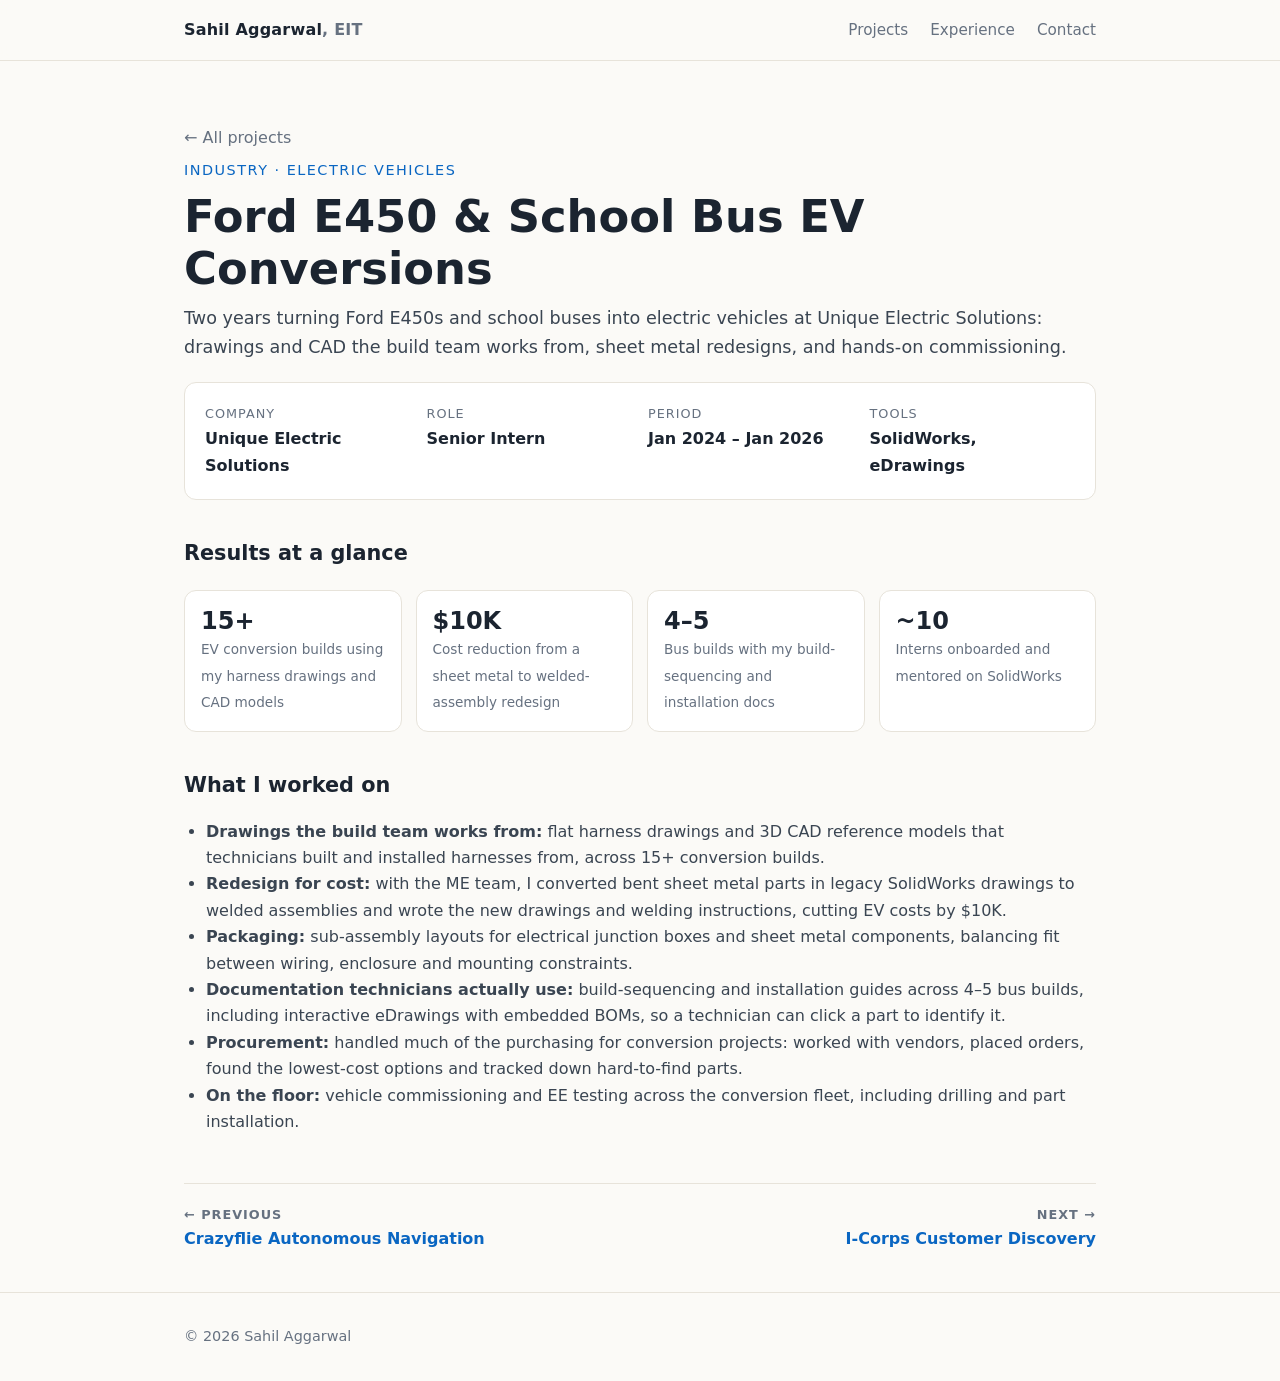
<file: projects/ev-conversion.html>
<!DOCTYPE html>
<html lang="en">
<head>
  <meta charset="utf-8">
  <meta name="viewport" content="width=device-width, initial-scale=1">
  <title>EV Conversions | Sahil Aggarwal</title>
  <meta name="description" content="Ford E450 and school bus electric vehicle conversion engineering work.">
  <link rel="icon" href="../favicon.svg" type="image/svg+xml">
  <link rel="icon" href="../favicon-32.png" sizes="32x32" type="image/png">
  <link rel="apple-touch-icon" href="../apple-touch-icon.png">
  <link rel="canonical" href="https://sahilaggarwal.dev/projects/ev-conversion.html">
  <meta property="og:type" content="website">
  <meta property="og:site_name" content="Sahil Aggarwal">
  <meta property="og:title" content="EV Conversions | Sahil Aggarwal">
  <meta property="og:description" content="Ford E450 and school bus electric vehicle conversion engineering work.">
  <meta property="og:url" content="https://sahilaggarwal.dev/projects/ev-conversion.html">
  <meta property="og:image" content="https://sahilaggarwal.dev/images/og-image.jpg">
  <meta property="og:image:width" content="1200">
  <meta property="og:image:height" content="630">
  <meta name="twitter:card" content="summary_large_image">
  <link rel="stylesheet" href="../style.css">
</head>
<body>
<header class="site">
  <div class="wrap">
    <a class="brand" href="../index.html">Sahil Aggarwal<span class="cred">, EIT</span></a>
    <nav><a href="../index.html#projects">Projects</a><a href="../experience.html">Experience</a><a href="../index.html#contact">Contact</a></nav>
  </div>
</header>

<main class="wrap project">
  <a class="back" href="../index.html#projects">&larr; All projects</a>
  <div class="eyebrow">Industry &middot; Electric vehicles</div>
  <h1>Ford E450 &amp; School Bus EV Conversions</h1>
  <p class="summary">
    Two years turning Ford E450s and school buses into electric vehicles at Unique Electric Solutions:
    drawings and CAD the build team works from, sheet metal redesigns, and hands-on commissioning.
  </p>

  <dl class="facts">
    <div><dt>Company</dt><dd>Unique Electric Solutions</dd></div>
    <div><dt>Role</dt><dd>Senior Intern</dd></div>
    <div><dt>Period</dt><dd>Jan 2024 &ndash; Jan 2026</dd></div>
    <div><dt>Tools</dt><dd>SolidWorks, eDrawings</dd></div>
  </dl>

  <h2>Results at a glance</h2>
  <div class="stats">
    <div class="stat"><b>15+</b><span>EV conversion builds using my harness drawings and CAD models</span></div>
    <div class="stat"><b>$10K</b><span>Cost reduction from a sheet metal to welded-assembly redesign</span></div>
    <div class="stat"><b>4&ndash;5</b><span>Bus builds with my build-sequencing and installation docs</span></div>
    <div class="stat"><b>~10</b><span>Interns onboarded and mentored on SolidWorks</span></div>
  </div>

  <h2>What I worked on</h2>
  <ul>
    <li><b>Drawings the build team works from:</b> flat harness drawings and 3D CAD reference models that technicians
      built and installed harnesses from, across 15+ conversion builds.</li>
    <li><b>Redesign for cost:</b> with the ME team, I converted bent sheet metal parts in legacy SolidWorks
      drawings to welded assemblies and wrote the new drawings and welding instructions, cutting EV costs by $10K.</li>
    <li><b>Packaging:</b> sub-assembly layouts for electrical junction boxes and sheet metal components,
      balancing fit between wiring, enclosure and mounting constraints.</li>
    <li><b>Documentation technicians actually use:</b> build-sequencing and installation guides across 4&ndash;5
      bus builds, including interactive eDrawings with embedded BOMs, so a technician can click a part to
      identify it.</li>
    <li><b>Procurement:</b> handled much of the purchasing for conversion projects: worked with vendors, placed
      orders, found the lowest-cost options and tracked down hard-to-find parts.</li>
    <li><b>On the floor:</b> vehicle commissioning and EE testing across the conversion fleet, including drilling
      and part installation.</li>
  </ul>
  <!-- TODO (Sahil): fuller anonymized case studies (harness flat board, heating system documentation, etc.)
       go here once your employer confirms what you can share. No client names, part numbers or internal drawings. -->
  <nav class="pager" aria-label="More projects">
    <a href="crazyflie.html"><small>&larr; Previous</small>Crazyflie Autonomous Navigation</a>
    <a class="next" href="icorps-customer-discovery.html"><small>Next &rarr;</small>I-Corps Customer Discovery</a>
  </nav>
</main>

<footer><div class="wrap">&copy; <span id="year"></span> Sahil Aggarwal</div></footer>
<script>document.getElementById("year").textContent = new Date().getFullYear();</script>
</body>
</html>
</file>
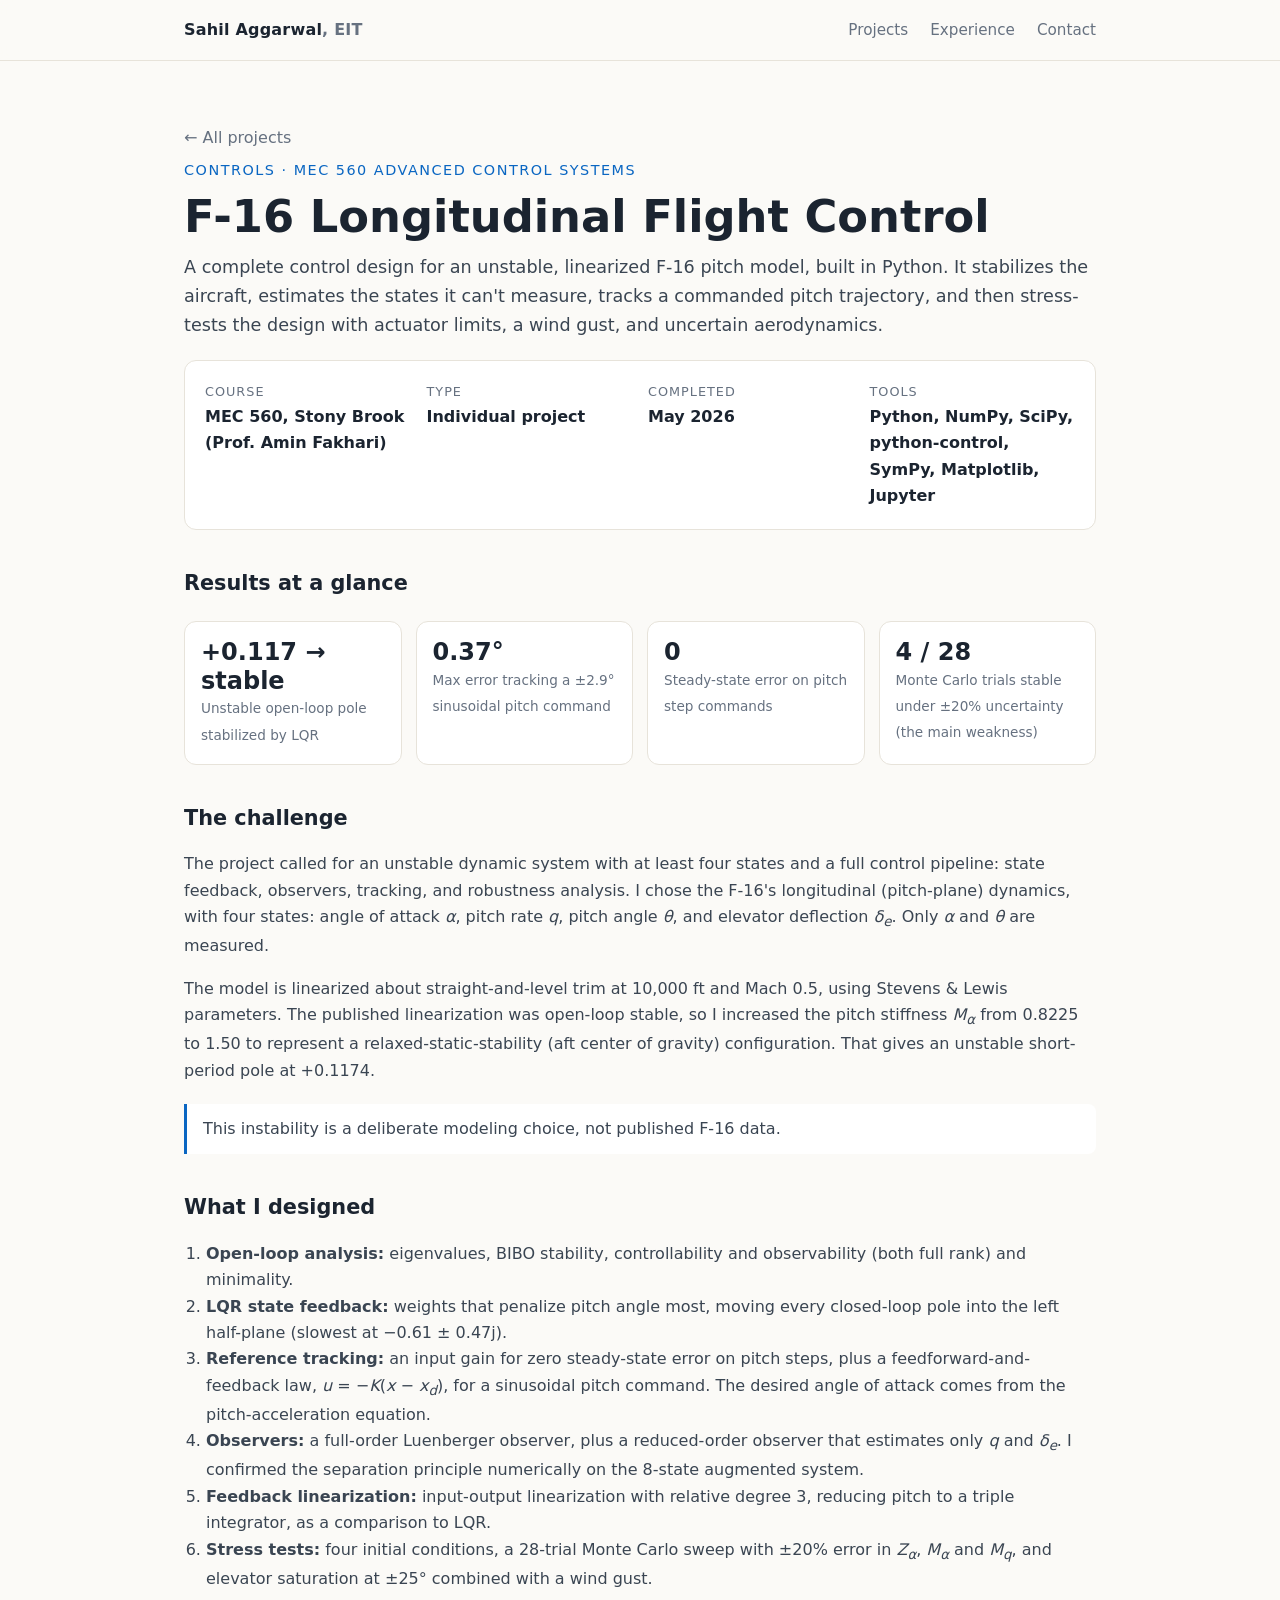
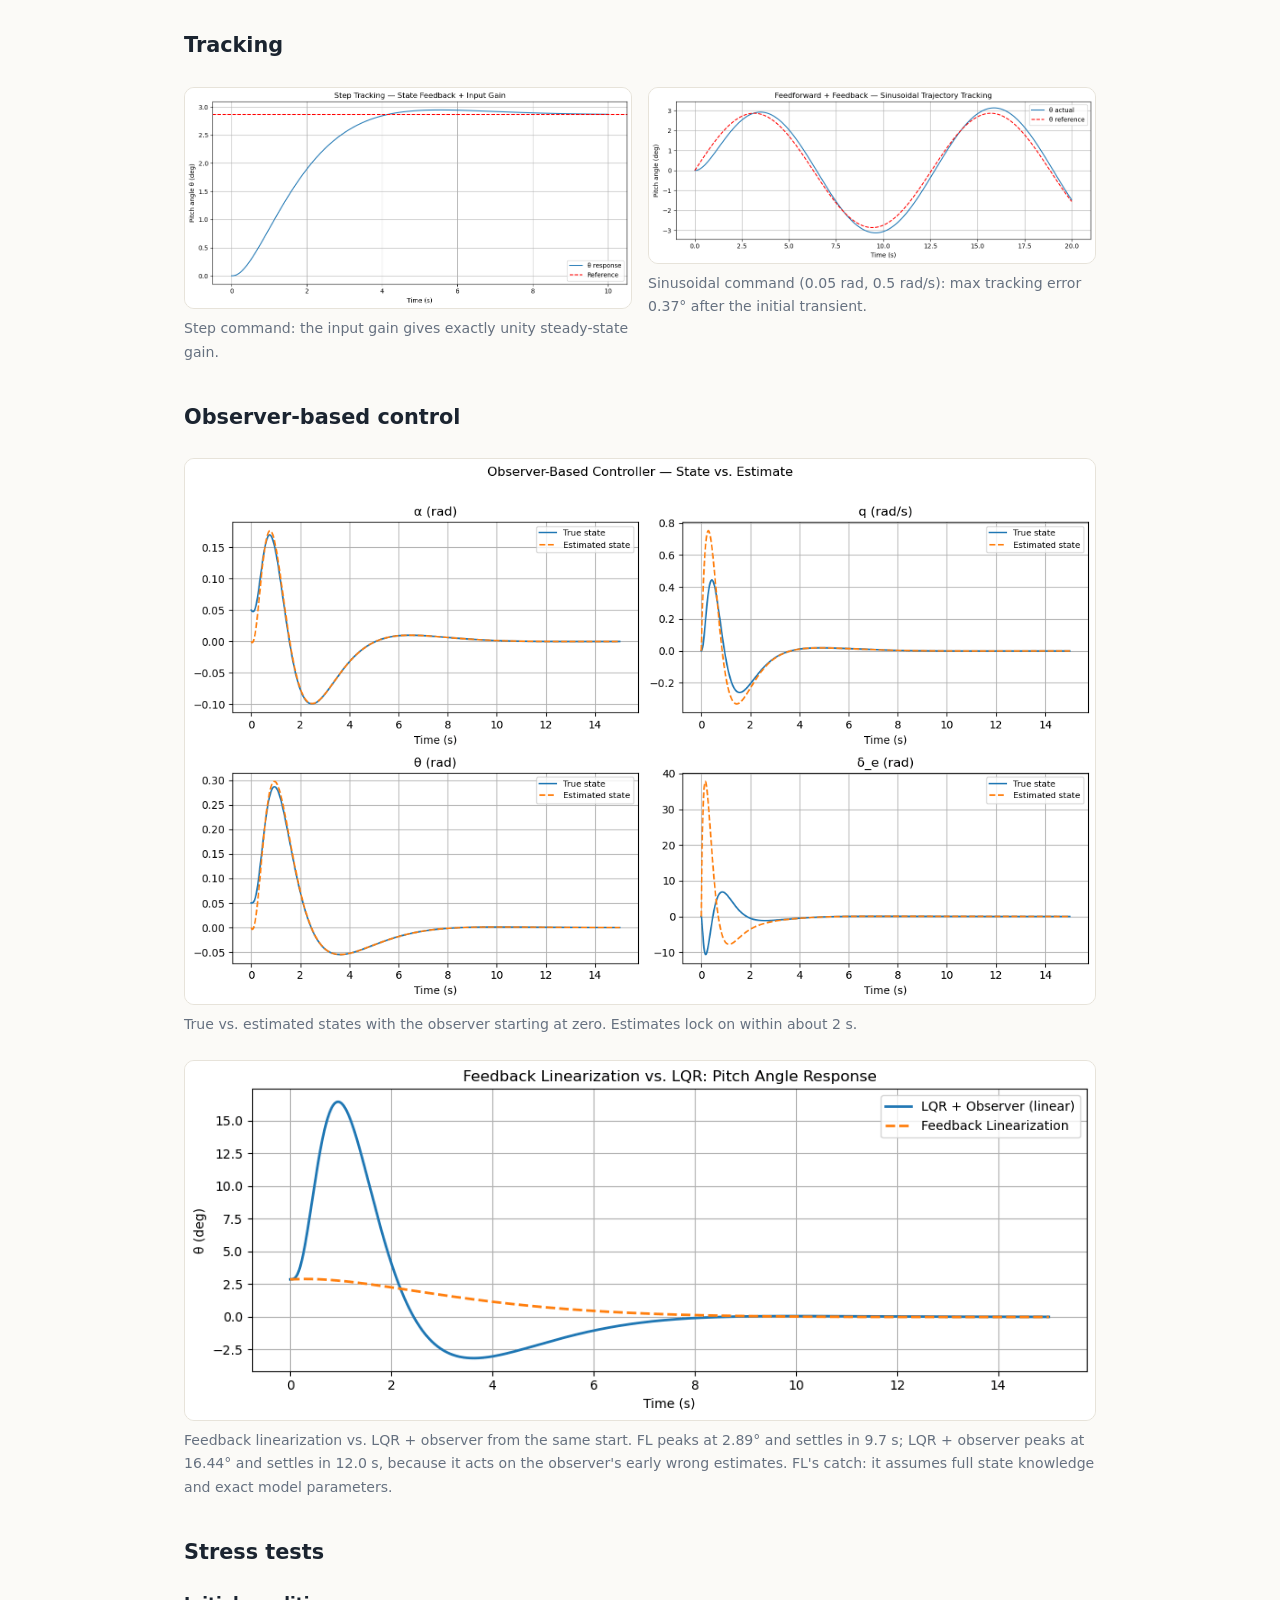
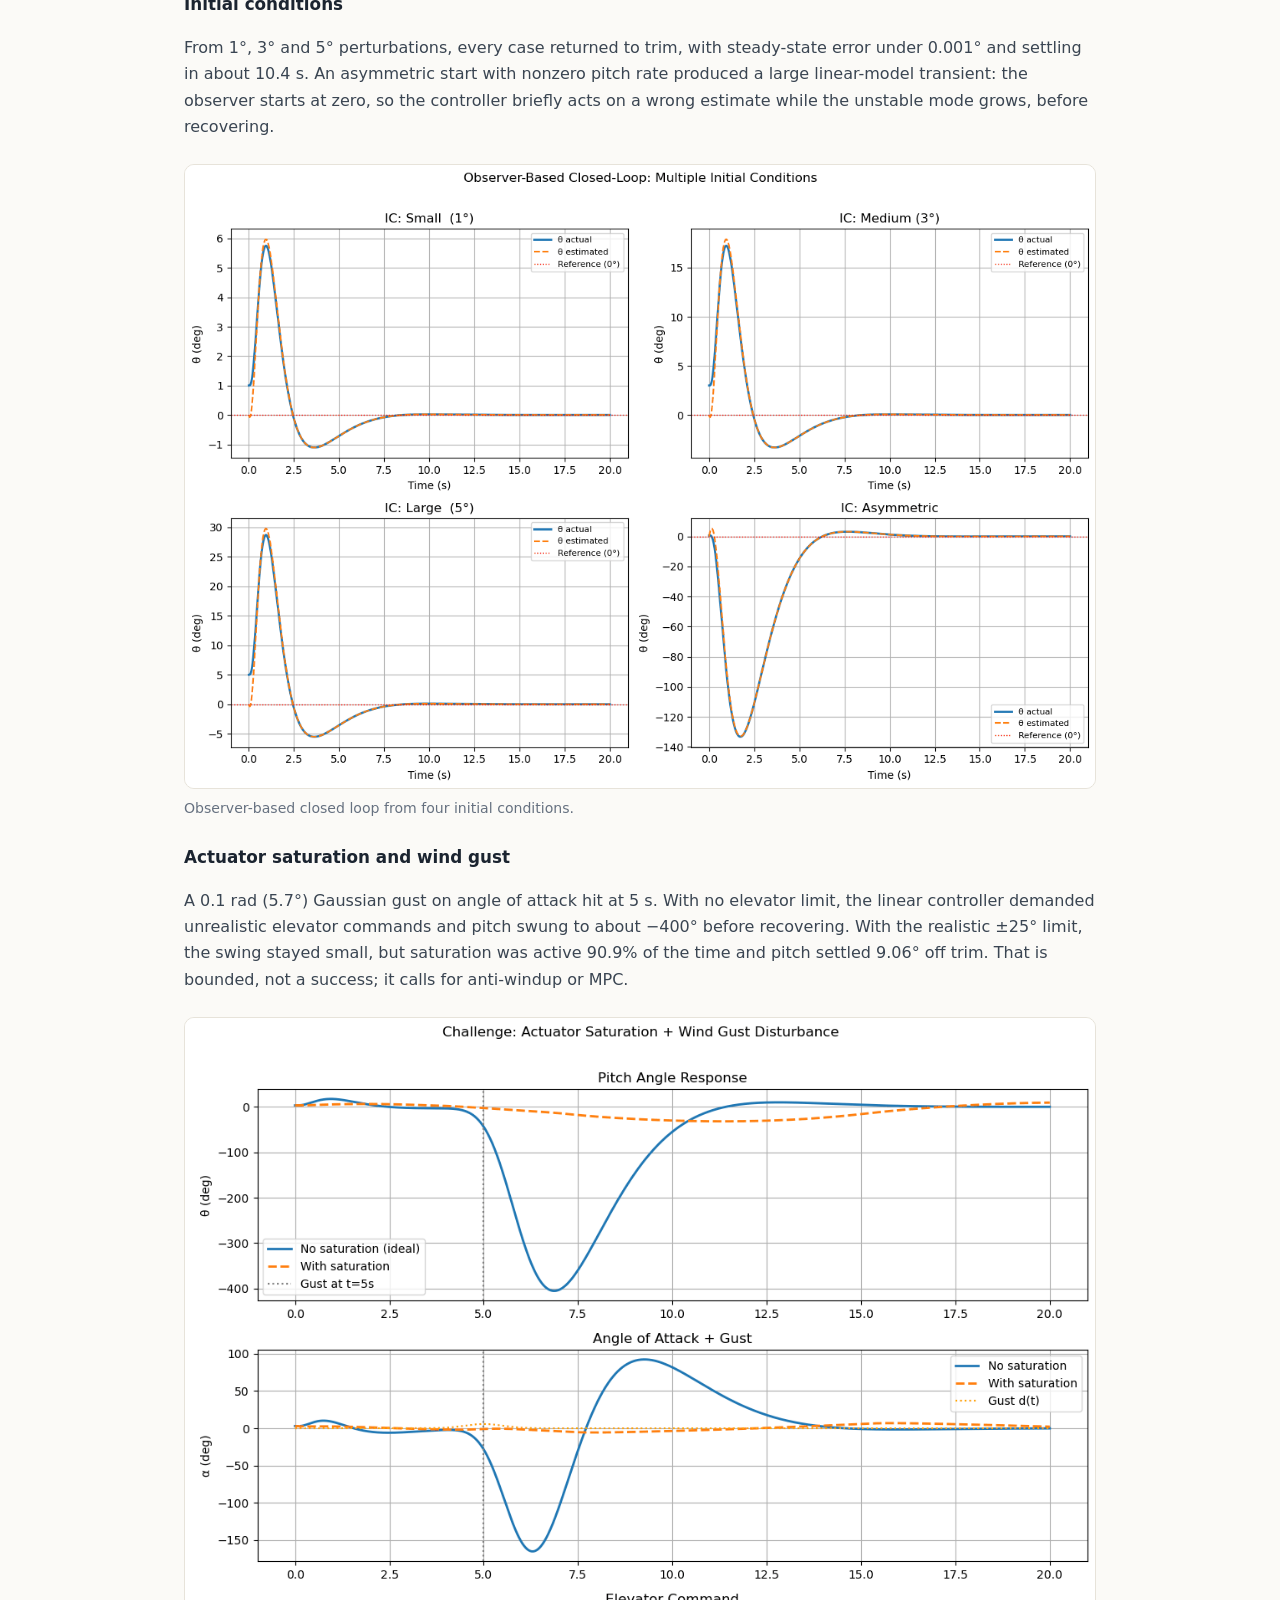
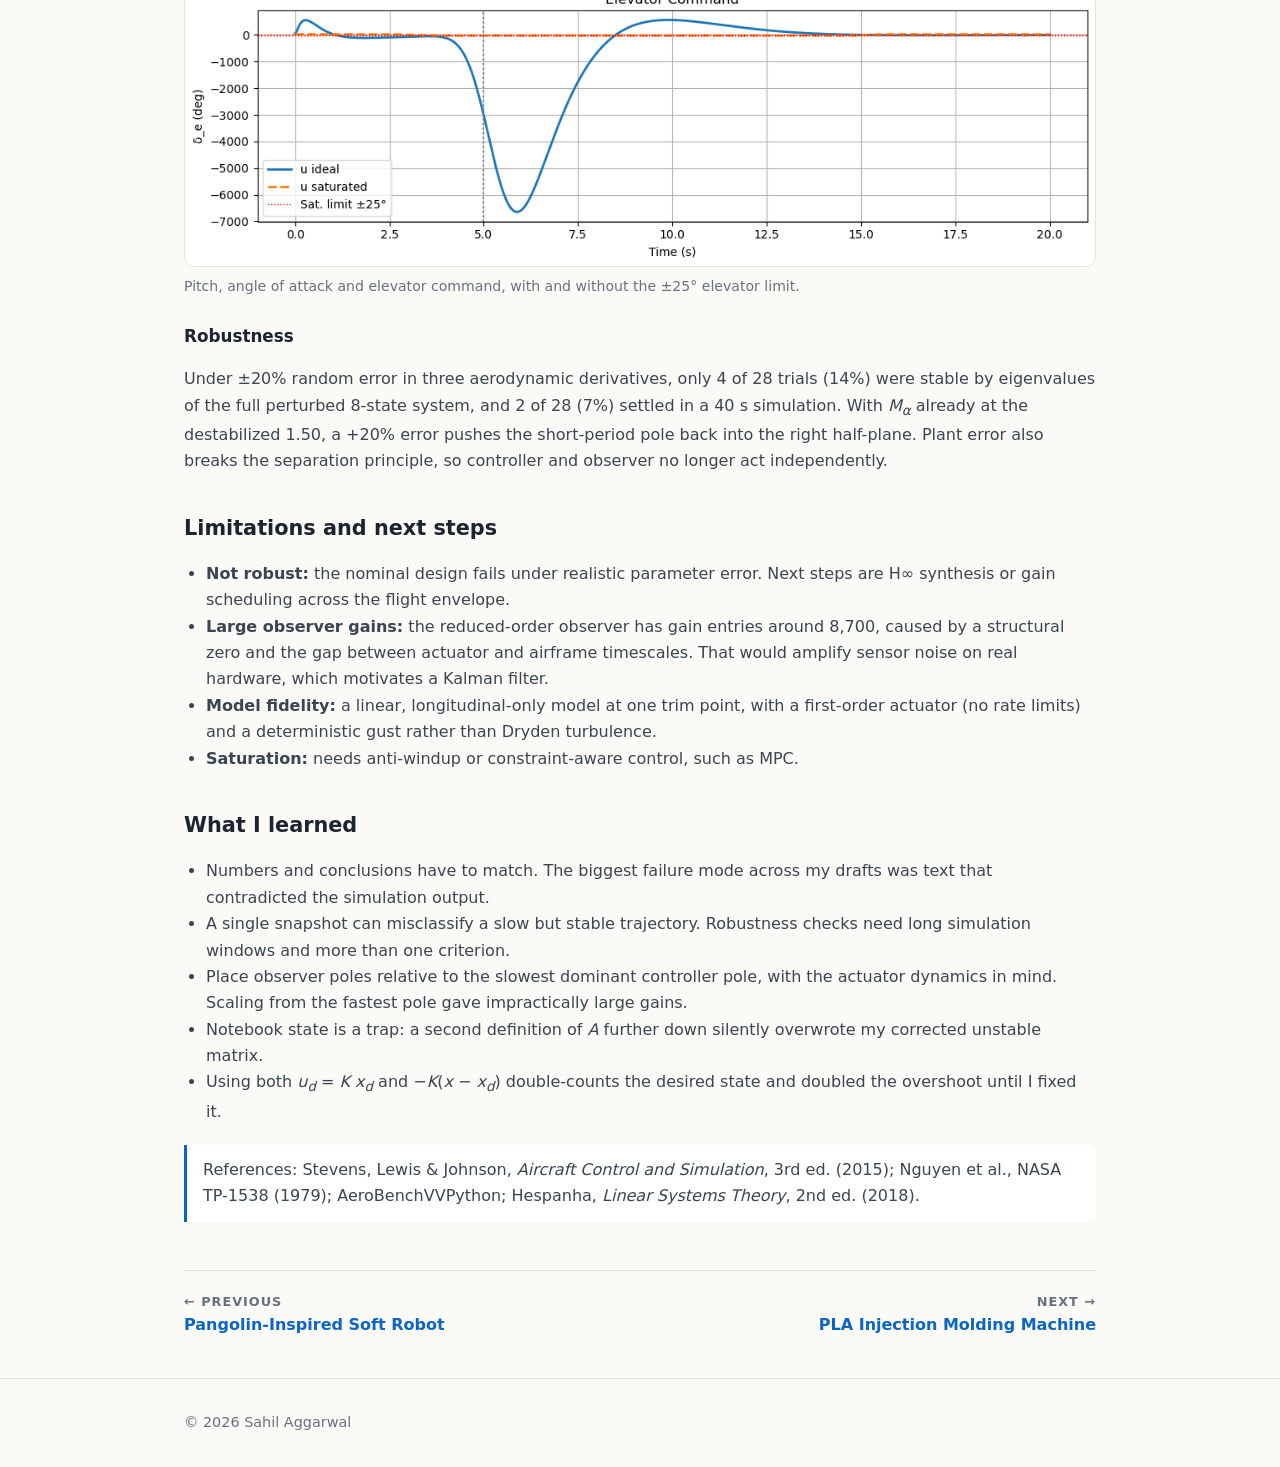
<file: projects/f16-flight-control.html>
<!DOCTYPE html>
<html lang="en">
<head>
  <meta charset="utf-8">
  <meta name="viewport" content="width=device-width, initial-scale=1">
  <title>F-16 Flight Control | Sahil Aggarwal</title>
  <meta name="description" content="State-space control design for an unstable linearized F-16 pitch model in Python: LQR, full- and reduced-order observers, feedforward tracking, feedback linearization, saturation and gust tests, and Monte Carlo robustness (MEC 560, Stony Brook).">
  <link rel="icon" href="../favicon.svg" type="image/svg+xml">
  <link rel="icon" href="../favicon-32.png" sizes="32x32" type="image/png">
  <link rel="apple-touch-icon" href="../apple-touch-icon.png">
  <link rel="canonical" href="https://sahilaggarwal.dev/projects/f16-flight-control.html">
  <meta property="og:type" content="website">
  <meta property="og:site_name" content="Sahil Aggarwal">
  <meta property="og:title" content="F-16 Flight Control | Sahil Aggarwal">
  <meta property="og:description" content="State-space control design for an unstable linearized F-16 pitch model in Python: LQR, full- and reduced-order observers, feedforward tracking, feedback linearization, saturation and gust tests, and Monte Carlo robustness (MEC 560, Stony Brook).">
  <meta property="og:url" content="https://sahilaggarwal.dev/projects/f16-flight-control.html">
  <meta property="og:image" content="https://sahilaggarwal.dev/images/og-image.jpg">
  <meta property="og:image:width" content="1200">
  <meta property="og:image:height" content="630">
  <meta name="twitter:card" content="summary_large_image">
  <link rel="stylesheet" href="../style.css">
</head>
<body>
<header class="site">
  <div class="wrap">
    <a class="brand" href="../index.html">Sahil Aggarwal<span class="cred">, EIT</span></a>
    <nav><a href="../index.html#projects">Projects</a><a href="../experience.html">Experience</a><a href="../index.html#contact">Contact</a></nav>
  </div>
</header>

<main class="wrap project">
  <a class="back" href="../index.html#projects">&larr; All projects</a>
  <div class="eyebrow">Controls &middot; MEC 560 Advanced Control Systems</div>
  <h1>F-16 Longitudinal Flight Control</h1>
  <p class="summary">
    A complete control design for an unstable, linearized F-16 pitch model, built in Python. It stabilizes
    the aircraft, estimates the states it can't measure, tracks a commanded pitch trajectory, and then
    stress-tests the design with actuator limits, a wind gust, and uncertain aerodynamics.
  </p>

  <dl class="facts">
    <div><dt>Course</dt><dd>MEC 560, Stony Brook (Prof. Amin Fakhari)</dd></div>
    <div><dt>Type</dt><dd>Individual project</dd></div>
    <div><dt>Completed</dt><dd>May 2026</dd></div>
    <div><dt>Tools</dt><dd>Python, NumPy, SciPy, python-control, SymPy, Matplotlib, Jupyter</dd></div>
  </dl>

  <h2>Results at a glance</h2>
  <div class="stats">
    <div class="stat"><b>+0.117 &rarr; stable</b><span>Unstable open-loop pole stabilized by LQR</span></div>
    <div class="stat"><b>0.37&deg;</b><span>Max error tracking a &plusmn;2.9&deg; sinusoidal pitch command</span></div>
    <div class="stat"><b>0</b><span>Steady-state error on pitch step commands</span></div>
    <div class="stat"><b>4 / 28</b><span>Monte Carlo trials stable under &plusmn;20% uncertainty (the main weakness)</span></div>
  </div>

  <h2>The challenge</h2>
  <p>
    The project called for an unstable dynamic system with at least four states and a full control pipeline:
    state feedback, observers, tracking, and robustness analysis. I chose the F-16's longitudinal (pitch-plane)
    dynamics, with four states: angle of attack <i>&alpha;</i>, pitch rate <i>q</i>, pitch angle <i>&theta;</i>,
    and elevator deflection <i>&delta;<sub>e</sub></i>. Only <i>&alpha;</i> and <i>&theta;</i> are measured.
  </p>
  <p>
    The model is linearized about straight-and-level trim at 10,000 ft and Mach 0.5, using Stevens &amp; Lewis
    parameters. The published linearization was open-loop stable, so I increased the pitch stiffness
    <i>M<sub>&alpha;</sub></i> from 0.8225 to 1.50 to represent a relaxed-static-stability (aft center of gravity)
    configuration. That gives an unstable short-period pole at +0.1174.
  </p>
  <p class="note">This instability is a deliberate modeling choice, not published F-16 data.</p>

  <h2>What I designed</h2>
  <ol>
    <li><b>Open-loop analysis:</b> eigenvalues, BIBO stability, controllability and observability (both full
      rank) and minimality.</li>
    <li><b>LQR state feedback:</b> weights that penalize pitch angle most, moving every closed-loop pole into the
      left half-plane (slowest at &minus;0.61 &plusmn; 0.47j).</li>
    <li><b>Reference tracking:</b> an input gain for zero steady-state error on pitch steps, plus a
      feedforward-and-feedback law, <i>u</i> = &minus;<i>K</i>(<i>x</i> &minus; <i>x<sub>d</sub></i>), for a
      sinusoidal pitch command. The desired angle of attack comes from the pitch-acceleration equation.</li>
    <li><b>Observers:</b> a full-order Luenberger observer, plus a reduced-order observer that estimates only
      <i>q</i> and <i>&delta;<sub>e</sub></i>. I confirmed the separation principle numerically on the 8-state
      augmented system.</li>
    <li><b>Feedback linearization:</b> input-output linearization with relative degree 3, reducing pitch to a
      triple integrator, as a comparison to LQR.</li>
    <li><b>Stress tests:</b> four initial conditions, a 28-trial Monte Carlo sweep with &plusmn;20% error in
      <i>Z<sub>&alpha;</sub></i>, <i>M<sub>&alpha;</sub></i> and <i>M<sub>q</sub></i>, and elevator saturation at
      &plusmn;25&deg; combined with a wind gust.</li>
  </ol>

  <h2>Tracking</h2>
  <div class="figs">
    <figure>
      <img src="../images/f16/step-tracking.png" width="989" height="490" loading="lazy"
           alt="Pitch angle step response rising smoothly to the 2.9 degree reference with no steady-state error">
      <figcaption>Step command: the input gain gives exactly unity steady-state gain.</figcaption>
    </figure>
    <figure>
      <img src="../images/f16/sinusoid-tracking.png" width="990" height="390" loading="lazy"
           alt="Actual pitch angle closely following a sinusoidal pitch reference over 20 seconds">
      <figcaption>Sinusoidal command (0.05 rad, 0.5 rad/s): max tracking error 0.37&deg; after the initial transient.</figcaption>
    </figure>
  </div>

  <h2>Observer-based control</h2>
  <figure>
    <img src="../images/f16/observer-estimates.png" width="1189" height="712" loading="lazy"
         alt="Four plots of true versus estimated states for alpha, pitch rate, pitch angle and elevator, with estimates converging to the true states within about two seconds">
    <figcaption>True vs. estimated states with the observer starting at zero. Estimates lock on within about 2 s.</figcaption>
  </figure>
  <figure>
    <img src="../images/f16/fl-vs-lqr.png" width="989" height="390" loading="lazy"
         alt="Pitch angle response comparing LQR with observer, which peaks near 16 degrees, against feedback linearization, which stays under 3 degrees">
    <figcaption>Feedback linearization vs. LQR + observer from the same start. FL peaks at 2.89&deg; and settles in
      9.7 s; LQR + observer peaks at 16.44&deg; and settles in 12.0 s, because it acts on the observer's early
      wrong estimates. FL's catch: it assumes full state knowledge and exact model parameters.</figcaption>
  </figure>

  <h2>Stress tests</h2>
  <h3>Initial conditions</h3>
  <p>From 1&deg;, 3&deg; and 5&deg; perturbations, every case returned to trim, with steady-state error under
    0.001&deg; and settling in about 10.4 s. An asymmetric start with nonzero pitch rate produced a large linear-model
    transient: the observer starts at zero, so the controller briefly acts on a wrong estimate while the unstable
    mode grows, before recovering.</p>
  <figure>
    <img src="../images/f16/initial-conditions.png" width="1189" height="813" loading="lazy"
         alt="Four pitch angle responses for small, medium, large and asymmetric initial conditions, all returning to zero">
    <figcaption>Observer-based closed loop from four initial conditions.</figcaption>
  </figure>

  <h3>Actuator saturation and wind gust</h3>
  <p>
    A 0.1 rad (5.7&deg;) Gaussian gust on angle of attack hit at 5 s. With no elevator limit, the linear
    controller demanded unrealistic elevator commands and pitch swung to about &minus;400&deg; before recovering.
    With the realistic &plusmn;25&deg; limit, the swing stayed small, but saturation was active 90.9% of the time
    and pitch settled 9.06&deg; off trim. That is bounded, not a success; it calls for anti-windup or MPC.
  </p>
  <figure>
    <img src="../images/f16/saturation-gust.png" width="1089" height="1015" loading="lazy"
         alt="Three stacked plots of pitch angle, angle of attack with the gust, and elevator command, comparing the unsaturated and saturated cases">
    <figcaption>Pitch, angle of attack and elevator command, with and without the &plusmn;25&deg; elevator limit.</figcaption>
  </figure>

  <h3>Robustness</h3>
  <p>
    Under &plusmn;20% random error in three aerodynamic derivatives, only 4 of 28 trials (14%) were stable by
    eigenvalues of the full perturbed 8-state system, and 2 of 28 (7%) settled in a 40 s simulation. With
    <i>M<sub>&alpha;</sub></i> already at the destabilized 1.50, a +20% error pushes the short-period pole back
    into the right half-plane. Plant error also breaks the separation principle, so controller and observer no
    longer act independently.
  </p>

  <h2>Limitations and next steps</h2>
  <ul>
    <li><b>Not robust:</b> the nominal design fails under realistic parameter error. Next steps are H&infin;
      synthesis or gain scheduling across the flight envelope.</li>
    <li><b>Large observer gains:</b> the reduced-order observer has gain entries around 8,700, caused by a
      structural zero and the gap between actuator and airframe timescales. That would amplify sensor noise on
      real hardware, which motivates a Kalman filter.</li>
    <li><b>Model fidelity:</b> a linear, longitudinal-only model at one trim point, with a first-order actuator
      (no rate limits) and a deterministic gust rather than Dryden turbulence.</li>
    <li><b>Saturation:</b> needs anti-windup or constraint-aware control, such as MPC.</li>
  </ul>

  <h2>What I learned</h2>
  <ul>
    <li>Numbers and conclusions have to match. The biggest failure mode across my drafts was text that
      contradicted the simulation output.</li>
    <li>A single snapshot can misclassify a slow but stable trajectory. Robustness checks need long simulation
      windows and more than one criterion.</li>
    <li>Place observer poles relative to the slowest dominant controller pole, with the actuator dynamics in mind.
      Scaling from the fastest pole gave impractically large gains.</li>
    <li>Notebook state is a trap: a second definition of <i>A</i> further down silently overwrote my corrected
      unstable matrix.</li>
    <li>Using both <i>u<sub>d</sub></i> = <i>K x<sub>d</sub></i> and &minus;<i>K</i>(<i>x</i> &minus;
      <i>x<sub>d</sub></i>) double-counts the desired state and doubled the overshoot until I fixed it.</li>
  </ul>

  <p class="note">References: Stevens, Lewis &amp; Johnson, <i>Aircraft Control and Simulation</i>, 3rd ed. (2015);
    Nguyen et al., NASA TP-1538 (1979); AeroBenchVVPython; Hespanha, <i>Linear Systems Theory</i>, 2nd ed. (2018).</p>
  <nav class="pager" aria-label="More projects">
    <a href="pangolin-robot.html"><small>&larr; Previous</small>Pangolin-Inspired Soft Robot</a>
    <a class="next" href="injection-molding.html"><small>Next &rarr;</small>PLA Injection Molding Machine</a>
  </nav>
</main>

<footer><div class="wrap">&copy; <span id="year"></span> Sahil Aggarwal</div></footer>
<script>document.getElementById("year").textContent = new Date().getFullYear();</script>
</body>
</html>
</file>
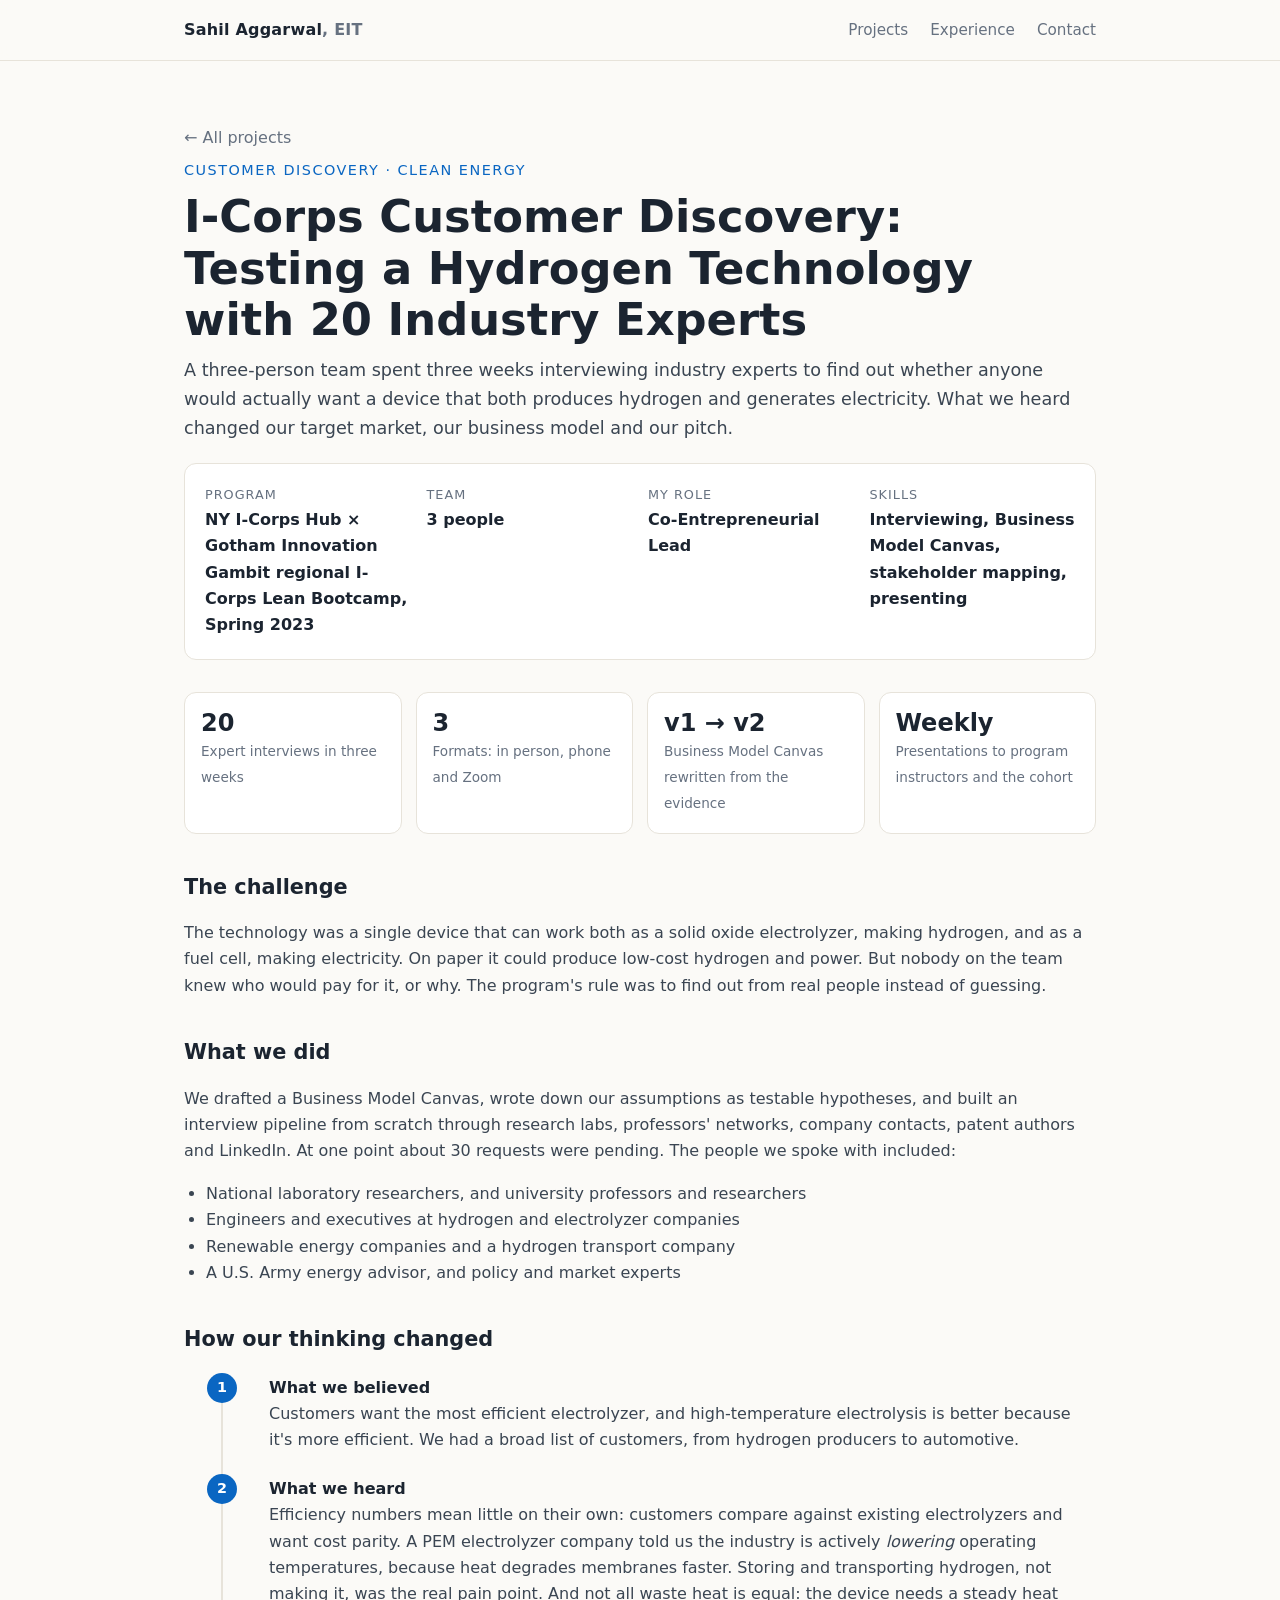
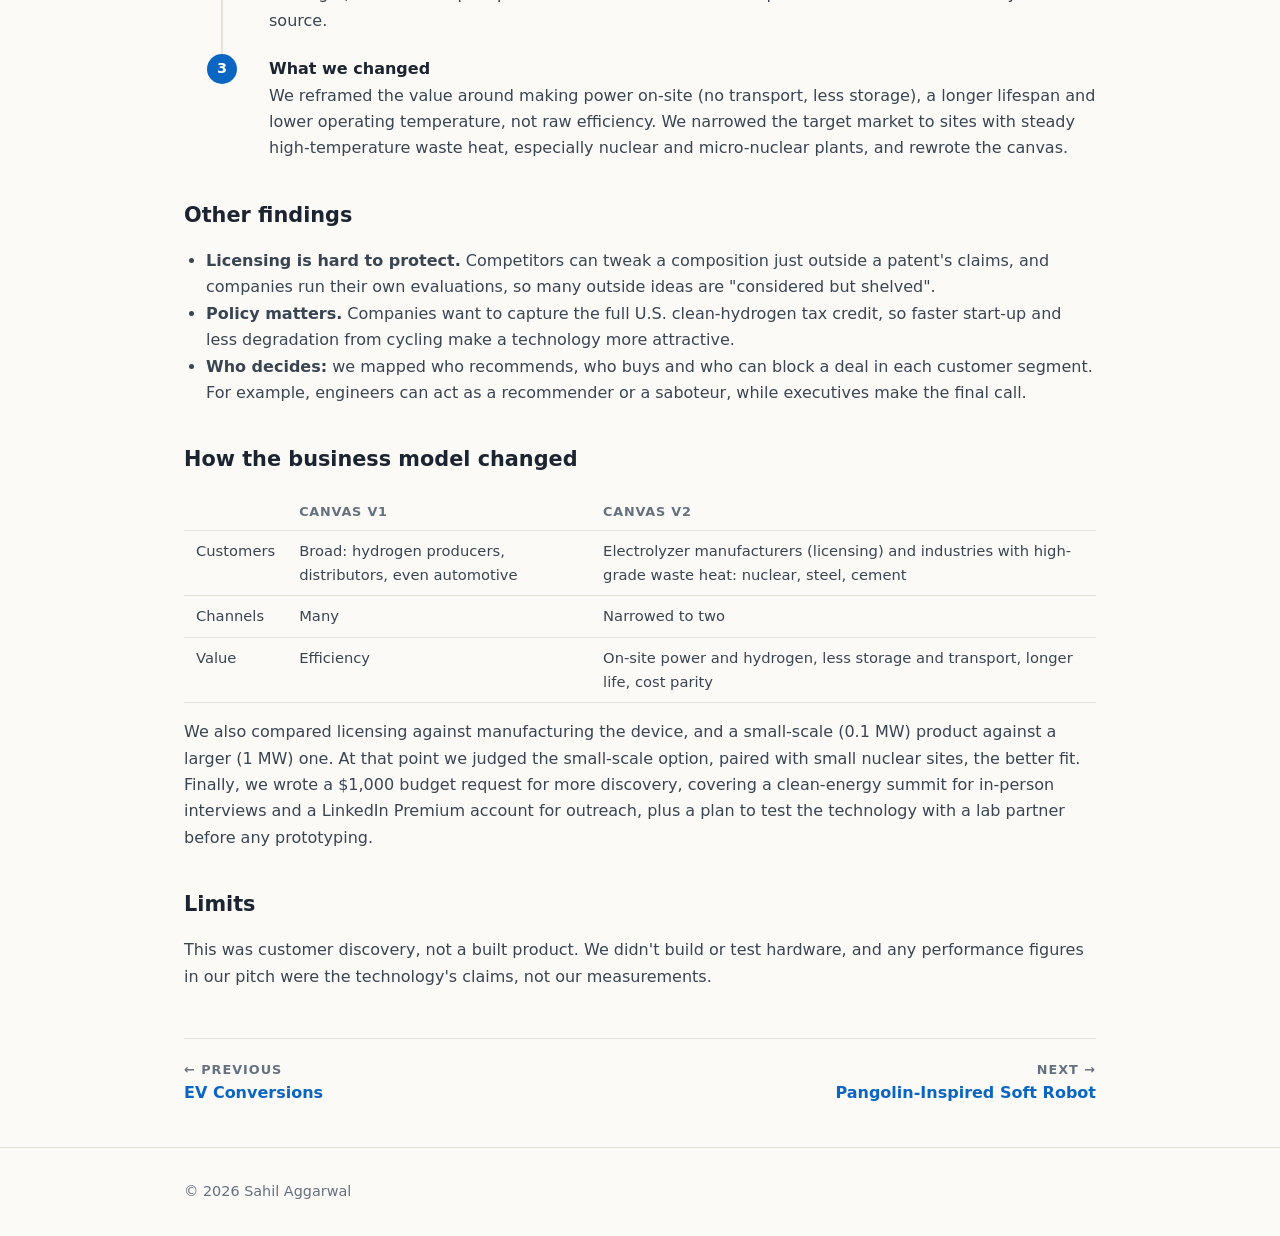
<file: projects/icorps-customer-discovery.html>
<!DOCTYPE html>
<html lang="en">
<head>
  <meta charset="utf-8">
  <meta name="viewport" content="width=device-width, initial-scale=1">
  <title>I-Corps Customer Discovery | Sahil Aggarwal</title>
  <meta name="description" content="NY I-Corps Lean Bootcamp customer discovery: a three-person team interviewed 20 industry experts in three weeks to test a hydrogen technology, and changed its target market based on what it heard.">
  <link rel="icon" href="../favicon.svg" type="image/svg+xml">
  <link rel="icon" href="../favicon-32.png" sizes="32x32" type="image/png">
  <link rel="apple-touch-icon" href="../apple-touch-icon.png">
  <link rel="canonical" href="https://sahilaggarwal.dev/projects/icorps-customer-discovery.html">
  <meta property="og:type" content="website">
  <meta property="og:site_name" content="Sahil Aggarwal">
  <meta property="og:title" content="I-Corps Customer Discovery | Sahil Aggarwal">
  <meta property="og:description" content="NY I-Corps Lean Bootcamp customer discovery: a three-person team interviewed 20 industry experts in three weeks to test a hydrogen technology, and changed its target market based on what it heard.">
  <meta property="og:url" content="https://sahilaggarwal.dev/projects/icorps-customer-discovery.html">
  <meta property="og:image" content="https://sahilaggarwal.dev/images/og-image.jpg">
  <meta property="og:image:width" content="1200">
  <meta property="og:image:height" content="630">
  <meta name="twitter:card" content="summary_large_image">
  <link rel="stylesheet" href="../style.css">
</head>
<body>
<header class="site">
  <div class="wrap">
    <a class="brand" href="../index.html">Sahil Aggarwal<span class="cred">, EIT</span></a>
    <nav><a href="../index.html#projects">Projects</a><a href="../experience.html">Experience</a><a href="../index.html#contact">Contact</a></nav>
  </div>
</header>

<main class="wrap project">
  <a class="back" href="../index.html#projects">&larr; All projects</a>
  <div class="eyebrow">Customer discovery &middot; Clean energy</div>
  <h1>I-Corps Customer Discovery: Testing a Hydrogen Technology with 20 Industry Experts</h1>
  <p class="summary">
    A three-person team spent three weeks interviewing industry experts to find out whether anyone would actually
    want a device that both produces hydrogen and generates electricity. What we heard changed our target market,
    our business model and our pitch.
  </p>

  <dl class="facts">
    <div><dt>Program</dt><dd>NY I-Corps Hub &times; Gotham Innovation Gambit regional I-Corps Lean Bootcamp, Spring 2023</dd></div>
    <div><dt>Team</dt><dd>3 people</dd></div>
    <div><dt>My role</dt><dd>Co-Entrepreneurial Lead</dd></div>
    <div><dt>Skills</dt><dd>Interviewing, Business Model Canvas, stakeholder mapping, presenting</dd></div>
  </dl>

  <div class="stats">
    <div class="stat"><b>20</b><span>Expert interviews in three weeks</span></div>
    <div class="stat"><b>3</b><span>Formats: in person, phone and Zoom</span></div>
    <div class="stat"><b>v1 &rarr; v2</b><span>Business Model Canvas rewritten from the evidence</span></div>
    <div class="stat"><b>Weekly</b><span>Presentations to program instructors and the cohort</span></div>
  </div>

  <h2>The challenge</h2>
  <p>
    The technology was a single device that can work both as a solid oxide electrolyzer, making hydrogen, and as a
    fuel cell, making electricity. On paper it could produce low-cost hydrogen and power. But nobody on the team
    knew who would pay for it, or why. The program's rule was to find out from real people instead of guessing.
  </p>

  <h2>What we did</h2>
  <p>
    We drafted a Business Model Canvas, wrote down our assumptions as testable hypotheses, and built an interview
    pipeline from scratch through research labs, professors' networks, company contacts, patent authors and LinkedIn.
    At one point about 30 requests were pending. The people we spoke with included:
  </p>
  <ul>
    <li>National laboratory researchers, and university professors and researchers</li>
    <li>Engineers and executives at hydrogen and electrolyzer companies</li>
    <li>Renewable energy companies and a hydrogen transport company</li>
    <li>A U.S. Army energy advisor, and policy and market experts</li>
  </ul>

  <h2>How our thinking changed</h2>
  <ol class="timeline">
    <li><b>What we believed</b><span>Customers want the most efficient electrolyzer, and high-temperature electrolysis
      is better because it's more efficient. We had a broad list of customers, from hydrogen producers to automotive.</span></li>
    <li><b>What we heard</b><span>Efficiency numbers mean little on their own: customers compare against existing
      electrolyzers and want cost parity. A PEM electrolyzer company told us the industry is actively <i>lowering</i>
      operating temperatures, because heat degrades membranes faster. Storing and transporting hydrogen, not making it,
      was the real pain point. And not all waste heat is equal: the device needs a steady heat source.</span></li>
    <li><b>What we changed</b><span>We reframed the value around making power on-site (no transport, less storage), a
      longer lifespan and lower operating temperature, not raw efficiency. We narrowed the target market to sites with
      steady high-temperature waste heat, especially nuclear and micro-nuclear plants, and rewrote the canvas.</span></li>
  </ol>

  <h2>Other findings</h2>
  <ul>
    <li><b>Licensing is hard to protect.</b> Competitors can tweak a composition just outside a patent's claims, and
      companies run their own evaluations, so many outside ideas are "considered but shelved".</li>
    <li><b>Policy matters.</b> Companies want to capture the full U.S. clean-hydrogen tax credit, so faster start-up and
      less degradation from cycling make a technology more attractive.</li>
    <li><b>Who decides:</b> we mapped who recommends, who buys and who can block a deal in each customer segment. For
      example, engineers can act as a recommender or a saboteur, while executives make the final call.</li>
  </ul>

  <h2>How the business model changed</h2>
  <div class="table-wrap">
    <table>
      <thead><tr><th></th><th>Canvas v1</th><th>Canvas v2</th></tr></thead>
      <tbody>
        <tr><td>Customers</td><td>Broad: hydrogen producers, distributors, even automotive</td>
            <td>Electrolyzer manufacturers (licensing) and industries with high-grade waste heat: nuclear, steel, cement</td></tr>
        <tr><td>Channels</td><td>Many</td><td>Narrowed to two</td></tr>
        <tr><td>Value</td><td>Efficiency</td><td>On-site power and hydrogen, less storage and transport, longer life, cost parity</td></tr>
      </tbody>
    </table>
  </div>
  <p>
    We also compared licensing against manufacturing the device, and a small-scale (0.1 MW) product against a larger
    (1 MW) one. At that point we judged the small-scale option, paired with small nuclear sites, the better fit.
    Finally, we wrote a $1,000 budget request for more discovery, covering a clean-energy summit for in-person interviews
    and a LinkedIn Premium account for outreach, plus a plan to test the technology with a lab partner before any
    prototyping.
  </p>

  <h2>Limits</h2>
  <p>
    This was customer discovery, not a built product. We didn't build or test hardware, and any performance figures in
    our pitch were the technology's claims, not our measurements.
  </p>
  <!-- TODO (Sahil): add "My contribution" (2-3 specific things you did: interviews you ran or scheduled,
       updates you presented, canvas or budget work) and "What I learned about working with people", in your words. -->
  <nav class="pager" aria-label="More projects">
    <a href="ev-conversion.html"><small>&larr; Previous</small>EV Conversions</a>
    <a class="next" href="pangolin-robot.html"><small>Next &rarr;</small>Pangolin-Inspired Soft Robot</a>
  </nav>
</main>

<footer><div class="wrap">&copy; <span id="year"></span> Sahil Aggarwal</div></footer>
<script>document.getElementById("year").textContent = new Date().getFullYear();</script>
</body>
</html>
</file>
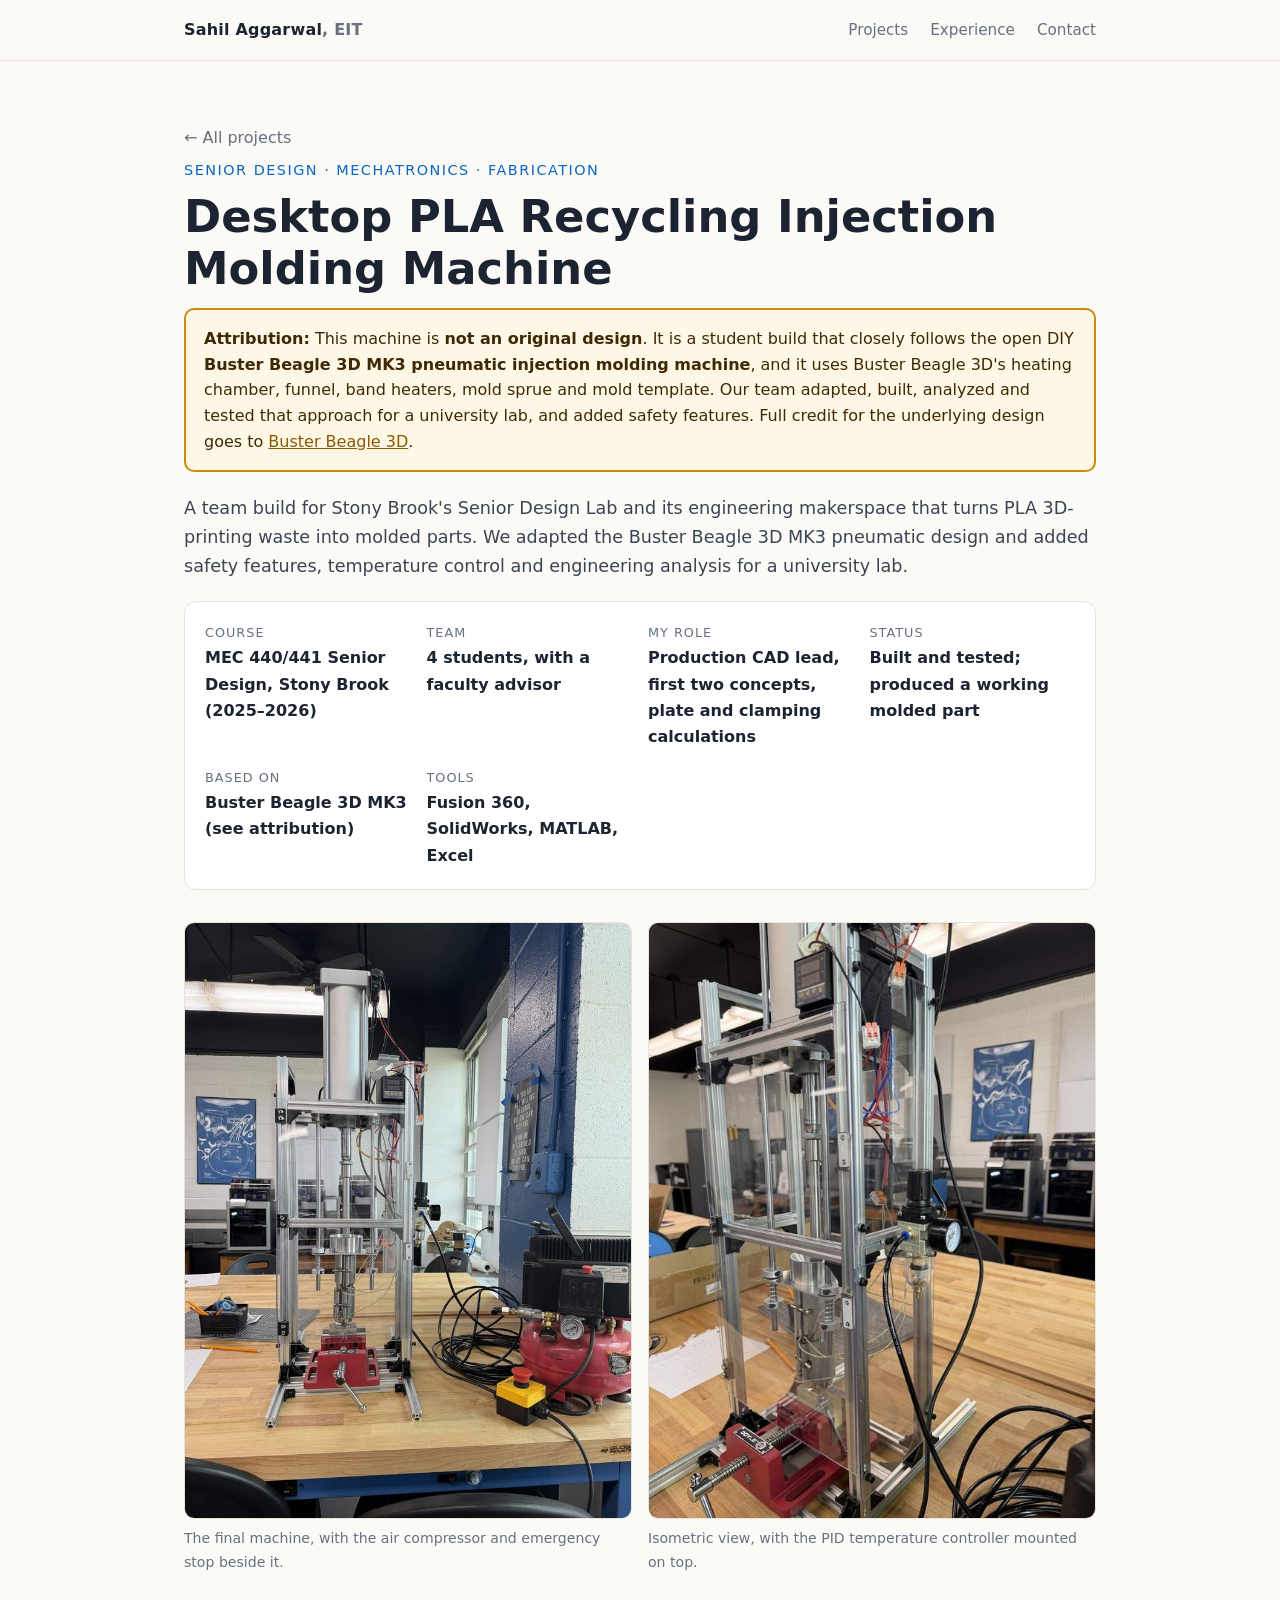
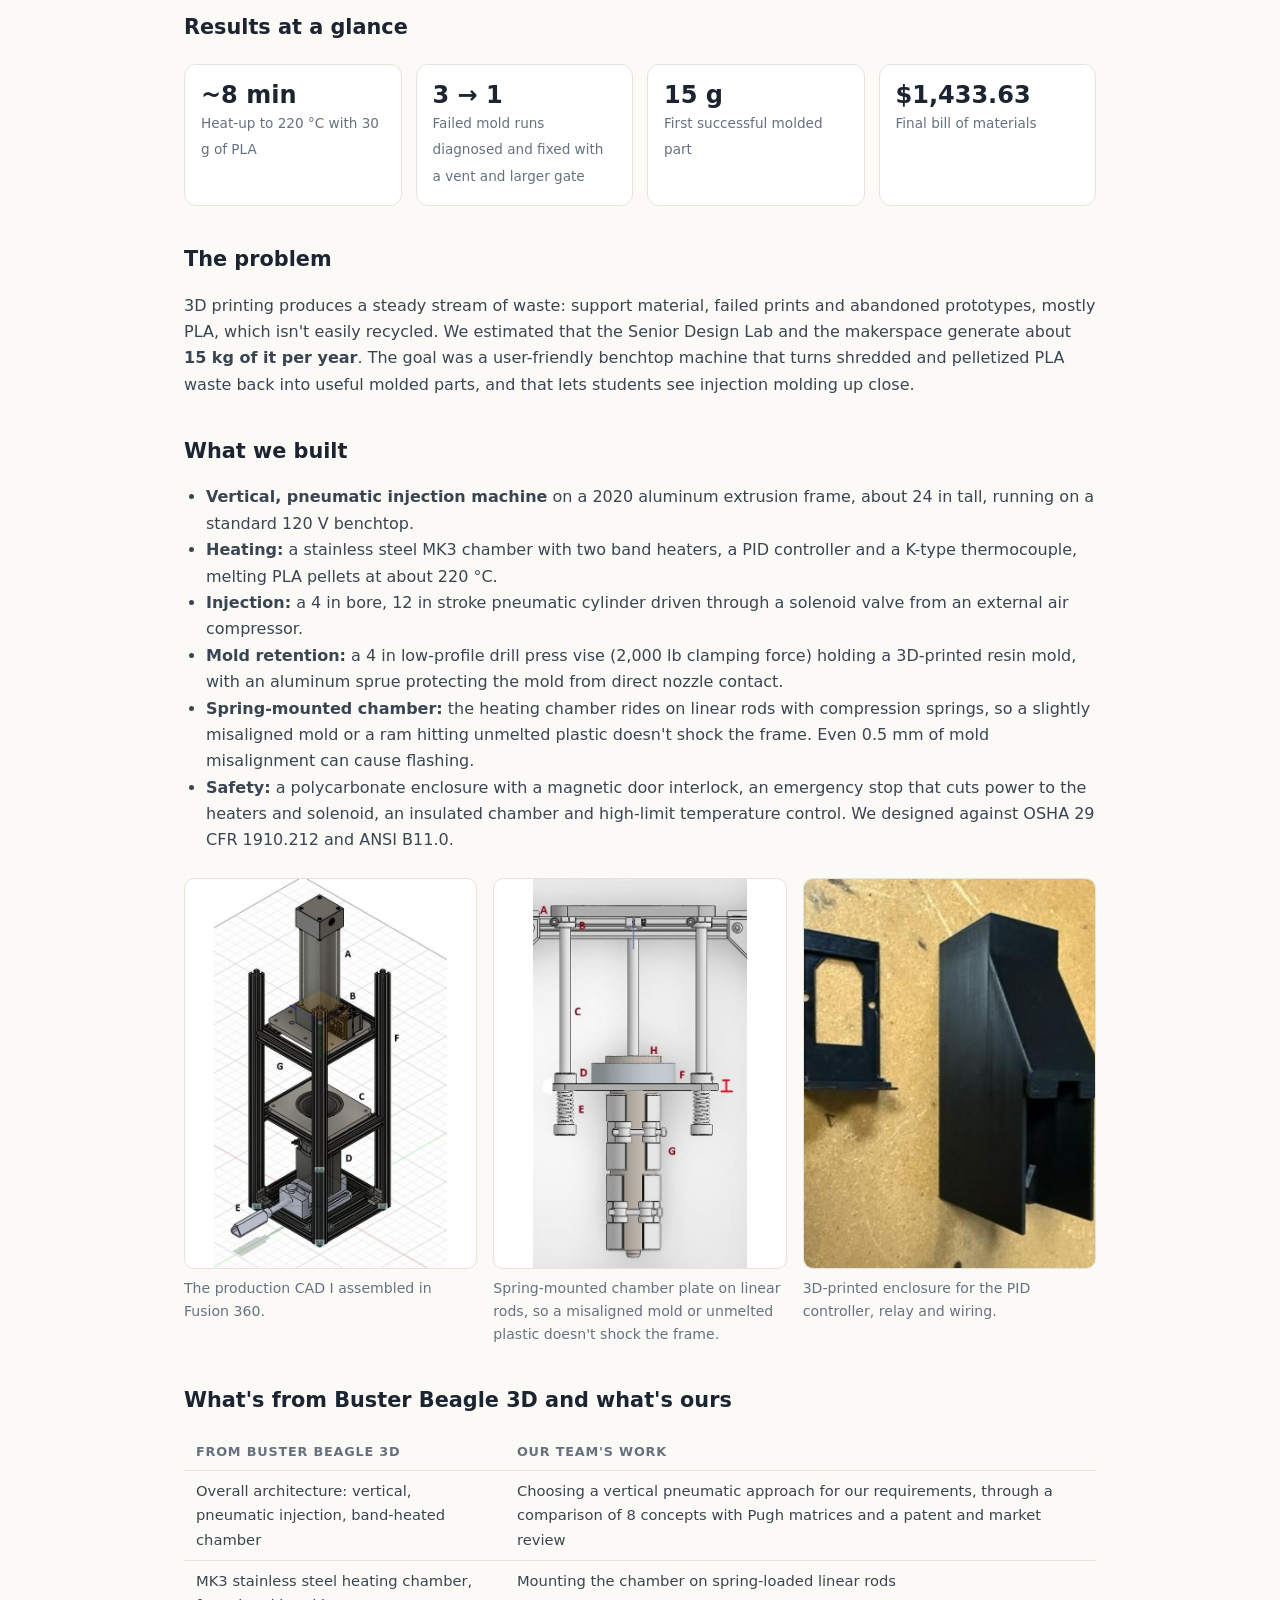
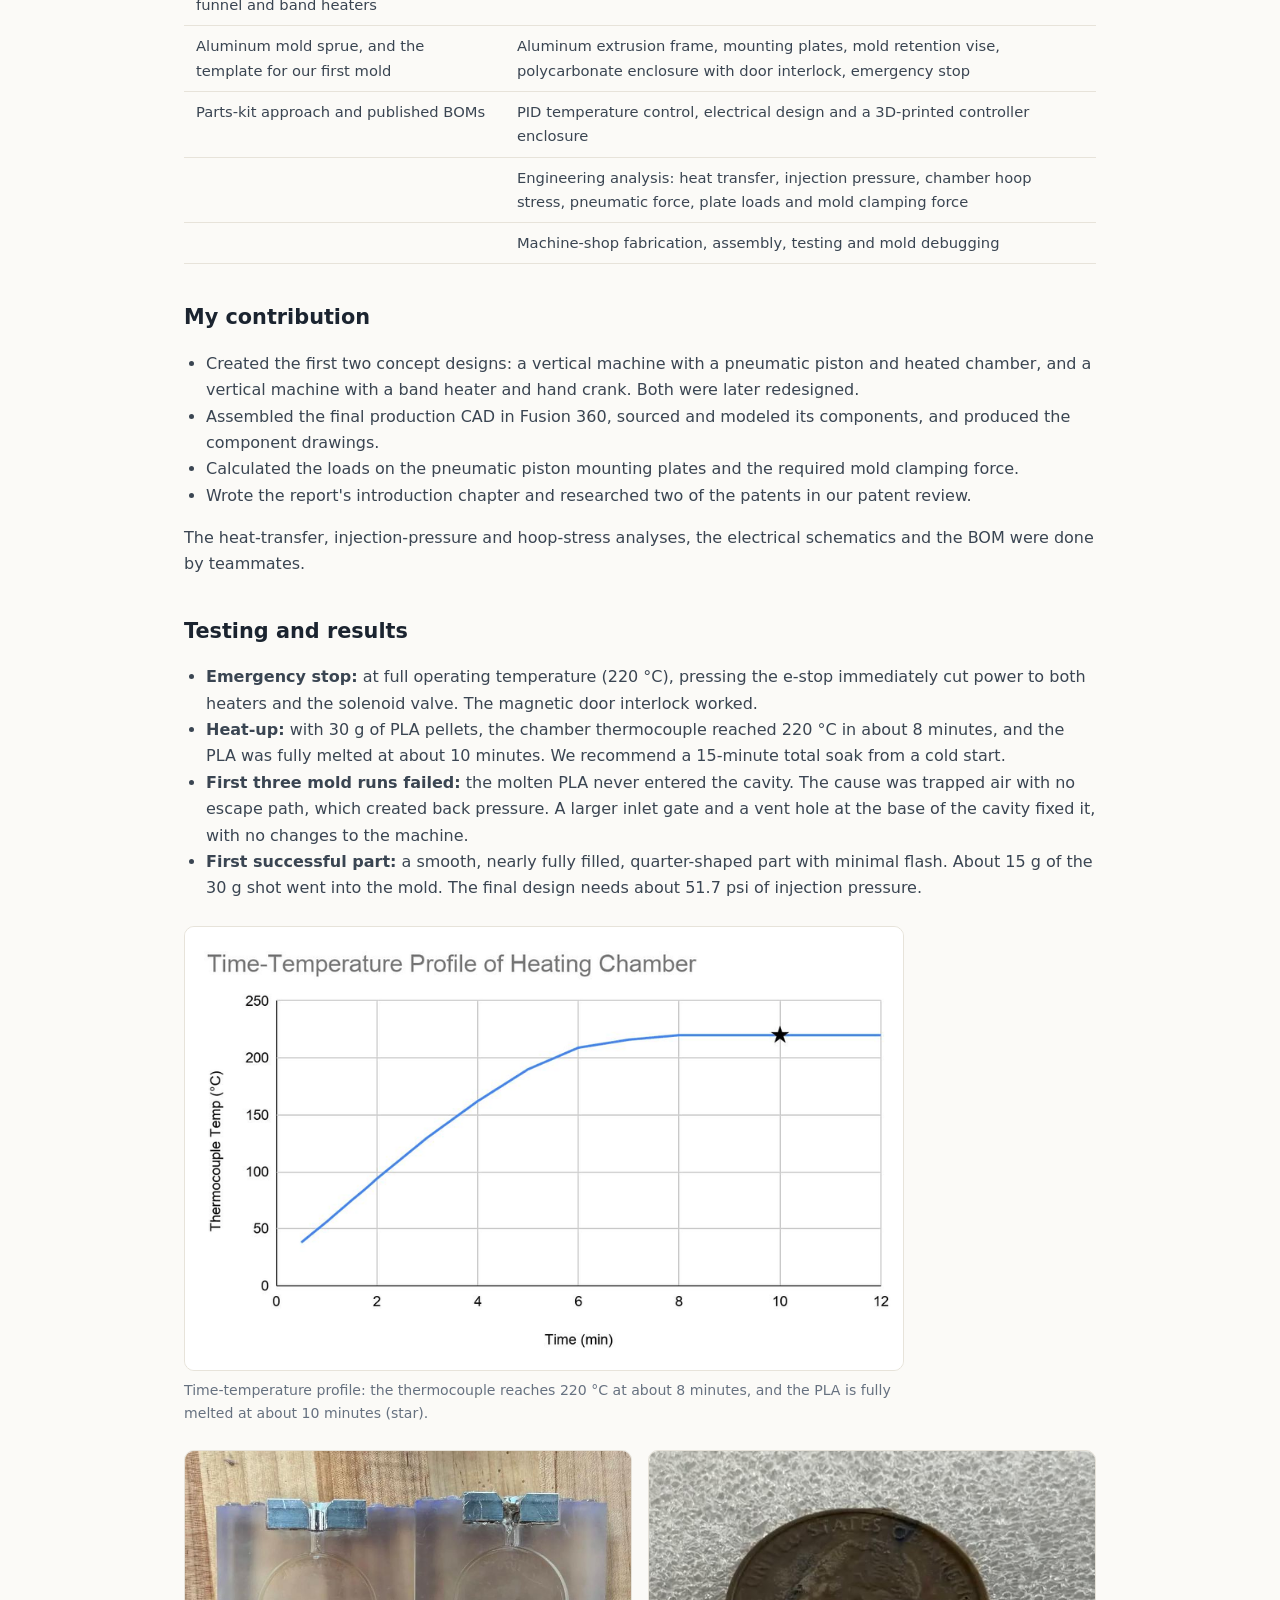
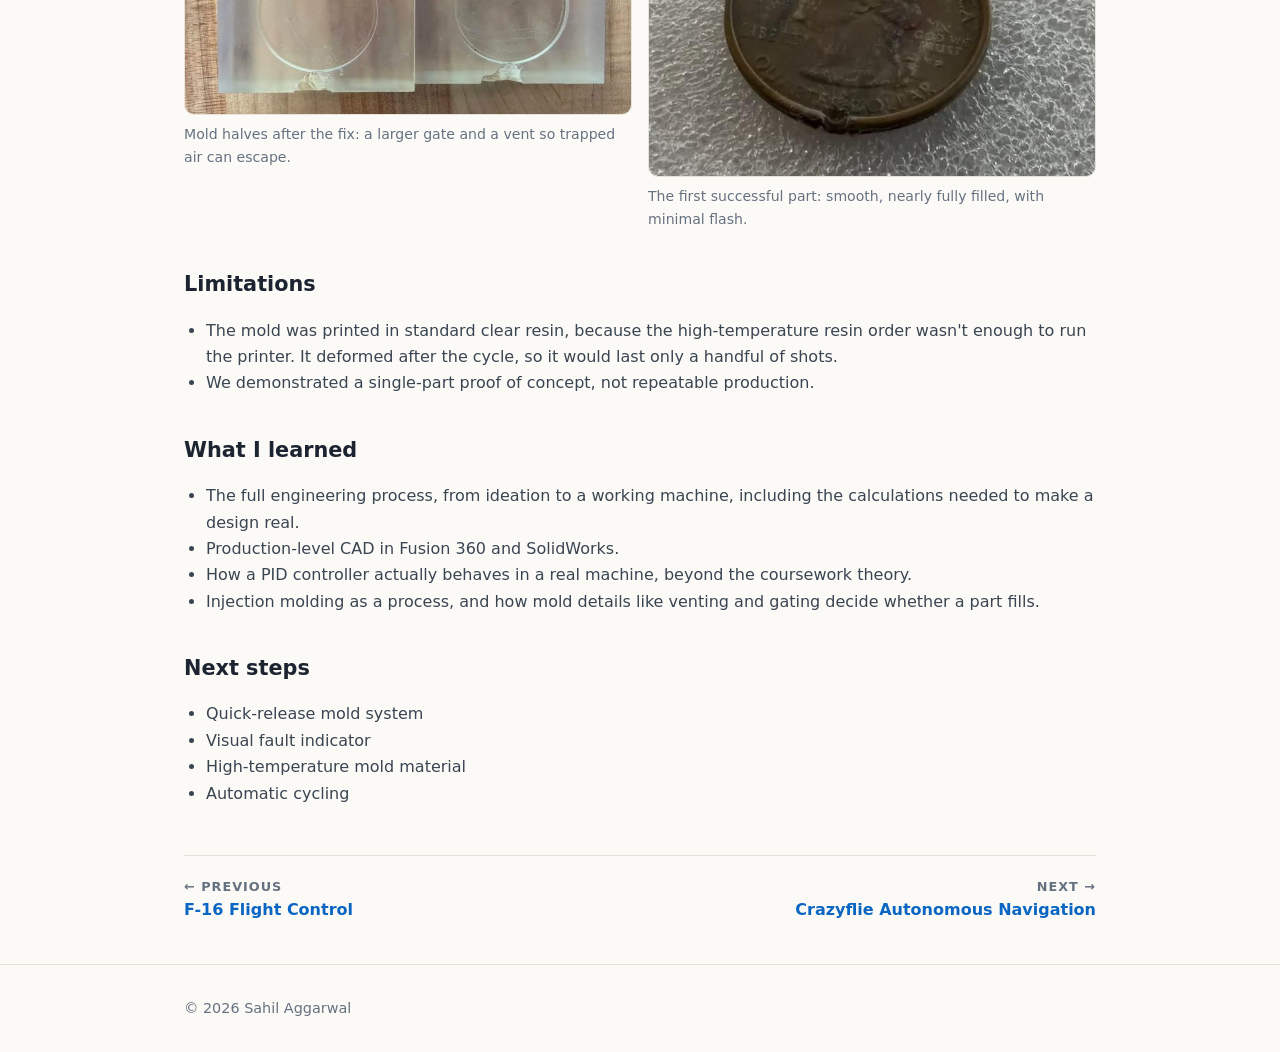
<file: projects/injection-molding.html>
<!DOCTYPE html>
<html lang="en">
<head>
  <meta charset="utf-8">
  <meta name="viewport" content="width=device-width, initial-scale=1">
  <title>PLA Recycling Injection Molder | Sahil Aggarwal</title>
  <meta name="description" content="Senior design team build of a benchtop pneumatic injection molding machine that turns PLA 3D-printing waste into molded parts, based on the open Buster Beagle 3D MK3 design (Stony Brook).">
  <link rel="icon" href="../favicon.svg" type="image/svg+xml">
  <link rel="icon" href="../favicon-32.png" sizes="32x32" type="image/png">
  <link rel="apple-touch-icon" href="../apple-touch-icon.png">
  <link rel="canonical" href="https://sahilaggarwal.dev/projects/injection-molding.html">
  <meta property="og:type" content="website">
  <meta property="og:site_name" content="Sahil Aggarwal">
  <meta property="og:title" content="PLA Recycling Injection Molder | Sahil Aggarwal">
  <meta property="og:description" content="Senior design team build of a benchtop pneumatic injection molding machine that turns PLA 3D-printing waste into molded parts, based on the open Buster Beagle 3D MK3 design (Stony Brook).">
  <meta property="og:url" content="https://sahilaggarwal.dev/projects/injection-molding.html">
  <meta property="og:image" content="https://sahilaggarwal.dev/images/og-image.jpg">
  <meta property="og:image:width" content="1200">
  <meta property="og:image:height" content="630">
  <meta name="twitter:card" content="summary_large_image">
  <link rel="stylesheet" href="../style.css">
</head>
<body>
<header class="site">
  <div class="wrap">
    <a class="brand" href="../index.html">Sahil Aggarwal<span class="cred">, EIT</span></a>
    <nav><a href="../index.html#projects">Projects</a><a href="../experience.html">Experience</a><a href="../index.html#contact">Contact</a></nav>
  </div>
</header>

<main class="wrap project">
  <a class="back" href="../index.html#projects">&larr; All projects</a>
  <div class="eyebrow">Senior design &middot; Mechatronics &middot; Fabrication</div>
  <h1>Desktop PLA Recycling Injection Molding Machine</h1>

  <div class="attribution" role="note">
    <b>Attribution:</b> This machine is <b>not an original design</b>. It is a student build that closely follows
    the open DIY <b>Buster Beagle 3D MK3 pneumatic injection molding machine</b>, and it uses Buster Beagle 3D's
    heating chamber, funnel, band heaters, mold sprue and mold template. Our team adapted, built, analyzed and tested
    that approach for a university lab, and added safety features. Full credit for the underlying design goes to
    <a href="https://www.busterbeagle3d.com" target="_blank" rel="noopener">Buster Beagle 3D</a>.
  </div>

  <p class="summary">
    A team build for Stony Brook's Senior Design Lab and its engineering makerspace that turns PLA 3D-printing waste
    into molded parts. We adapted the Buster Beagle 3D MK3 pneumatic design and added safety features, temperature
    control and engineering analysis for a university lab.
  </p>

  <dl class="facts">
    <div><dt>Course</dt><dd>MEC 440/441 Senior Design, Stony Brook (2025&ndash;2026)</dd></div>
    <div><dt>Team</dt><dd>4 students, with a faculty advisor</dd></div>
    <div><dt>My role</dt><dd>Production CAD lead, first two concepts, plate and clamping calculations</dd></div>
    <div><dt>Status</dt><dd>Built and tested; produced a working molded part</dd></div>
    <div><dt>Based on</dt><dd>Buster Beagle 3D MK3 (see attribution)</dd></div>
    <div><dt>Tools</dt><dd>Fusion 360, SolidWorks, MATLAB, Excel</dd></div>
  </dl>

  <div class="figs tall">
    <figure class="photo">
      <img src="../images/injection/final-front.jpg" width="720" height="960"
           alt="Finished benchtop injection molding machine: aluminum extrusion frame with polycarbonate panels, pneumatic cylinder on top, heating chamber in the middle and a red vise at the base, next to an air compressor and emergency stop">
      <figcaption>The final machine, with the air compressor and emergency stop beside it.</figcaption>
    </figure>
    <figure class="photo">
      <img src="../images/injection/final-iso.jpg" width="600" height="800"
           alt="Angled view of the final machine showing the PID controller on top, the enclosure panels and the mold vise">
      <figcaption>Isometric view, with the PID temperature controller mounted on top.</figcaption>
    </figure>
  </div>

  <h2>Results at a glance</h2>
  <div class="stats">
    <div class="stat"><b>~8 min</b><span>Heat-up to 220&nbsp;&deg;C with 30 g of PLA</span></div>
    <div class="stat"><b>3 &rarr; 1</b><span>Failed mold runs diagnosed and fixed with a vent and larger gate</span></div>
    <div class="stat"><b>15 g</b><span>First successful molded part</span></div>
    <div class="stat"><b>$1,433.63</b><span>Final bill of materials</span></div>
  </div>

  <h2>The problem</h2>
  <p>
    3D printing produces a steady stream of waste: support material, failed prints and abandoned prototypes, mostly
    PLA, which isn't easily recycled. We estimated that the Senior Design Lab and the makerspace generate about
    <b>15 kg of it per year</b>. The goal was a user-friendly benchtop machine that turns shredded and pelletized PLA
    waste back into useful molded parts, and that lets students see injection molding up close.
  </p>

  <h2>What we built</h2>
  <ul>
    <li><b>Vertical, pneumatic injection machine</b> on a 2020 aluminum extrusion frame, about 24 in tall, running on
      a standard 120 V benchtop.</li>
    <li><b>Heating:</b> a stainless steel MK3 chamber with two band heaters, a PID controller and a K-type
      thermocouple, melting PLA pellets at about 220&nbsp;&deg;C.</li>
    <li><b>Injection:</b> a 4 in bore, 12 in stroke pneumatic cylinder driven through a solenoid valve from an
      external air compressor.</li>
    <li><b>Mold retention:</b> a 4 in low-profile drill press vise (2,000 lb clamping force) holding a 3D-printed resin
      mold, with an aluminum sprue protecting the mold from direct nozzle contact.</li>
    <li><b>Spring-mounted chamber:</b> the heating chamber rides on linear rods with compression springs, so a
      slightly misaligned mold or a ram hitting unmelted plastic doesn't shock the frame. Even 0.5 mm of mold
      misalignment can cause flashing.</li>
    <li><b>Safety:</b> a polycarbonate enclosure with a magnetic door interlock, an emergency stop that cuts power to
      the heaters and solenoid, an insulated chamber and high-limit temperature control. We designed against OSHA
      29 CFR 1910.212 and ANSI B11.0.</li>
  </ul>

  <div class="figs tall">
    <figure>
      <img src="../images/injection/cad-assembly.jpg" width="520" height="870" loading="lazy"
           alt="Fusion 360 assembly of the machine: pneumatic cylinder on top of a tall extrusion frame, mounting plates, heating chamber and vise at the base">
      <figcaption>The production CAD I assembled in Fusion 360.</figcaption>
    </figure>
    <figure>
      <img src="../images/injection/cad-spring-mount.jpg" width="440" height="799" loading="lazy"
           alt="CAD close-up of the heating chamber plate riding on two linear rods with compression springs beneath it">
      <figcaption>Spring-mounted chamber plate on linear rods, so a misaligned mold or unmelted plastic doesn't shock the frame.</figcaption>
    </figure>
    <figure class="photo">
      <img src="../images/injection/pid-enclosure.jpg" width="520" height="561" loading="lazy"
           alt="Black 3D-printed controller enclosure and its front bezel">
      <figcaption>3D-printed enclosure for the PID controller, relay and wiring.</figcaption>
    </figure>
  </div>

  <h2>What's from Buster Beagle 3D and what's ours</h2>
  <div class="table-wrap">
    <table>
      <thead><tr><th>From Buster Beagle 3D</th><th>Our team's work</th></tr></thead>
      <tbody>
        <tr><td>Overall architecture: vertical, pneumatic injection, band-heated chamber</td>
            <td>Choosing a vertical pneumatic approach for our requirements, through a comparison of 8 concepts with Pugh matrices and a patent and market review</td></tr>
        <tr><td>MK3 stainless steel heating chamber, funnel and band heaters</td>
            <td>Mounting the chamber on spring-loaded linear rods</td></tr>
        <tr><td>Aluminum mold sprue, and the template for our first mold</td>
            <td>Aluminum extrusion frame, mounting plates, mold retention vise, polycarbonate enclosure with door interlock, emergency stop</td></tr>
        <tr><td>Parts-kit approach and published BOMs</td>
            <td>PID temperature control, electrical design and a 3D-printed controller enclosure</td></tr>
        <tr><td></td><td>Engineering analysis: heat transfer, injection pressure, chamber hoop stress, pneumatic force, plate loads and mold clamping force</td></tr>
        <tr><td></td><td>Machine-shop fabrication, assembly, testing and mold debugging</td></tr>
      </tbody>
    </table>
  </div>

  <h2>My contribution</h2>
  <ul>
    <li>Created the first two concept designs: a vertical machine with a pneumatic piston and heated chamber, and a
      vertical machine with a band heater and hand crank. Both were later redesigned.</li>
    <li>Assembled the final production CAD in Fusion 360, sourced and modeled its components, and produced the
      component drawings.</li>
    <li>Calculated the loads on the pneumatic piston mounting plates and the required mold clamping force.</li>
    <li>Wrote the report's introduction chapter and researched two of the patents in our patent review.</li>
  </ul>
  <p>The heat-transfer, injection-pressure and hoop-stress analyses, the electrical schematics and the BOM were done by
    teammates.</p>

  <h2>Testing and results</h2>
  <ul>
    <li><b>Emergency stop:</b> at full operating temperature (220&nbsp;&deg;C), pressing the e-stop immediately cut
      power to both heaters and the solenoid valve. The magnetic door interlock worked.</li>
    <li><b>Heat-up:</b> with 30 g of PLA pellets, the chamber thermocouple reached 220&nbsp;&deg;C in about 8 minutes,
      and the PLA was fully melted at about 10 minutes. We recommend a 15-minute total soak from a cold start.</li>
    <li><b>First three mold runs failed:</b> the molten PLA never entered the cavity. The cause was trapped air with no
      escape path, which created back pressure. A larger inlet gate and a vent hole at the base of the cavity fixed it,
      with no changes to the machine.</li>
    <li><b>First successful part:</b> a smooth, nearly fully filled, quarter-shaped part with minimal flash. About 15 g
      of the 30 g shot went into the mold. The final design needs about 51.7 psi of injection pressure.</li>
  </ul>

  <figure style="max-width:720px">
    <img src="../images/injection/time-temperature.png" width="900" height="556" loading="lazy"
         alt="Plot of chamber thermocouple temperature rising from about 40 degrees C to 220 degrees C over 8 minutes, then holding flat">
    <figcaption>Time-temperature profile: the thermocouple reaches 220&nbsp;&deg;C at about 8 minutes, and the PLA is fully
      melted at about 10 minutes (star).</figcaption>
  </figure>
  <div class="figs">
    <figure class="photo">
      <img src="../images/injection/adjusted-molds.jpg" width="800" height="472" loading="lazy"
           alt="Two clear resin mold halves with a circular cavity, each fitted with an aluminum sprue at the top">
      <figcaption>Mold halves after the fix: a larger gate and a vent so trapped air can escape.</figcaption>
    </figure>
    <figure class="photo">
      <img src="../images/injection/first-part.jpg" width="628" height="458" loading="lazy"
           alt="First successful molded PLA part: a quarter-shaped disc with the coin detail visible">
      <figcaption>The first successful part: smooth, nearly fully filled, with minimal flash.</figcaption>
    </figure>
  </div>

  <h2>Limitations</h2>
  <ul>
    <li>The mold was printed in standard clear resin, because the high-temperature resin order wasn't enough to run the
      printer. It deformed after the cycle, so it would last only a handful of shots.</li>
    <li>We demonstrated a single-part proof of concept, not repeatable production.</li>
  </ul>

  <h2>What I learned</h2>
  <ul>
    <li>The full engineering process, from ideation to a working machine, including the calculations needed to make a
      design real.</li>
    <li>Production-level CAD in Fusion 360 and SolidWorks.</li>
    <li>How a PID controller actually behaves in a real machine, beyond the coursework theory.</li>
    <li>Injection molding as a process, and how mold details like venting and gating decide whether a part fills.</li>
  </ul>

  <h2>Next steps</h2>
  <ul>
    <li>Quick-release mold system</li>
    <li>Visual fault indicator</li>
    <li>High-temperature mold material</li>
    <li>Automatic cycling</li>
  </ul>
  <nav class="pager" aria-label="More projects">
    <a href="f16-flight-control.html"><small>&larr; Previous</small>F-16 Flight Control</a>
    <a class="next" href="crazyflie.html"><small>Next &rarr;</small>Crazyflie Autonomous Navigation</a>
  </nav>
</main>

<footer><div class="wrap">&copy; <span id="year"></span> Sahil Aggarwal</div></footer>
<script>document.getElementById("year").textContent = new Date().getFullYear();</script>
</body>
</html>
</file>
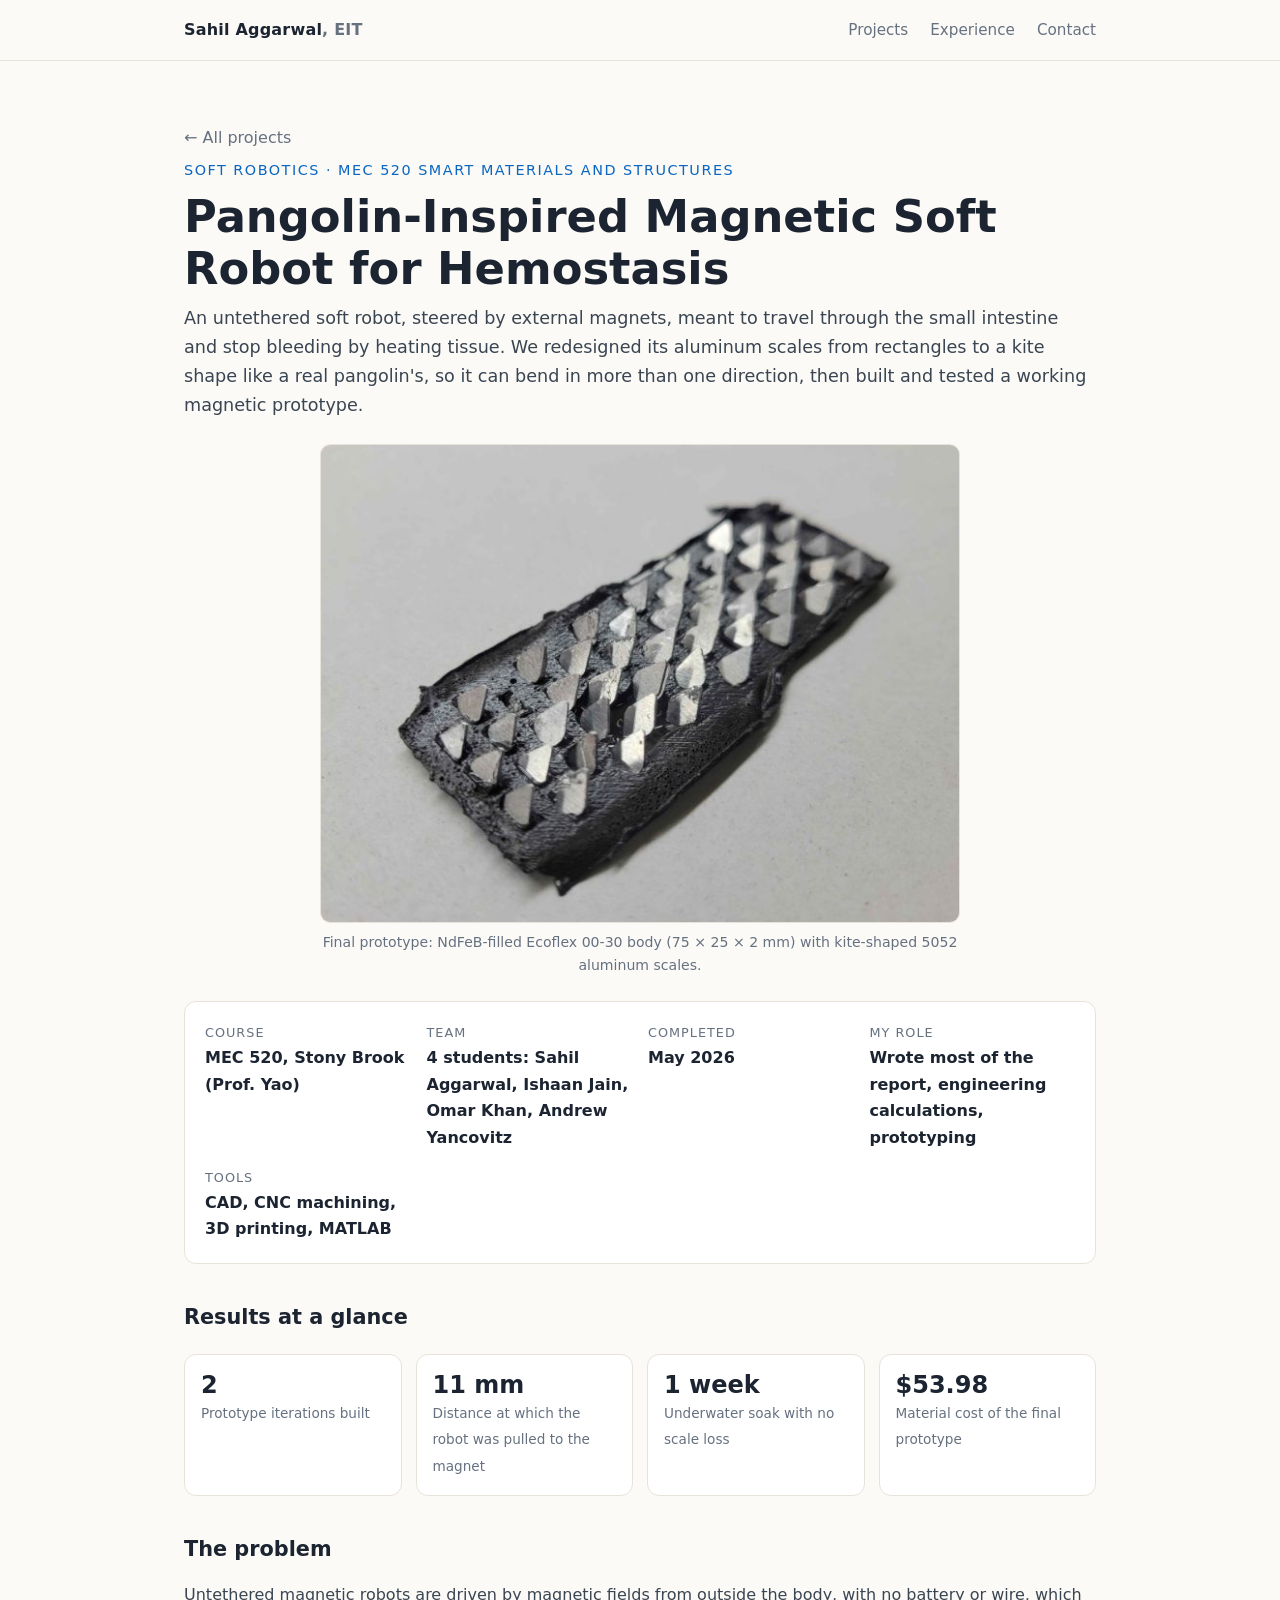
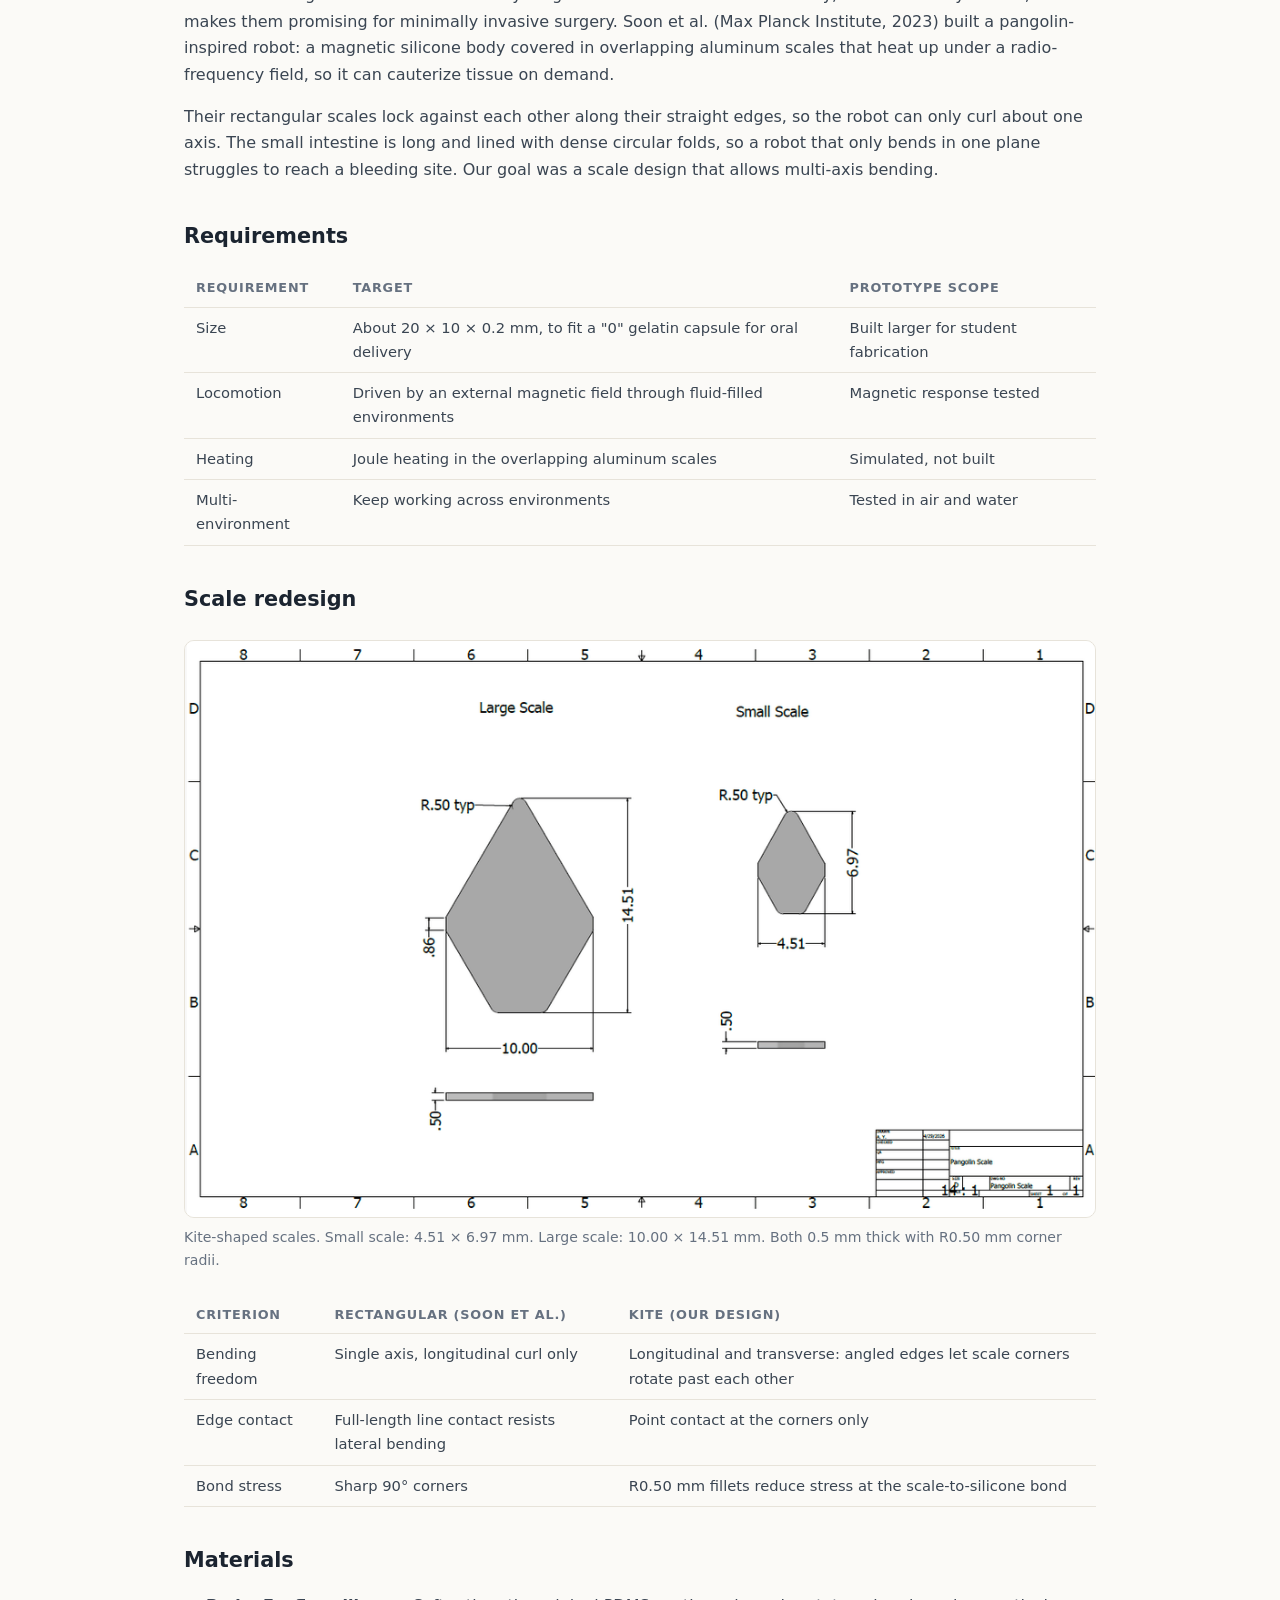
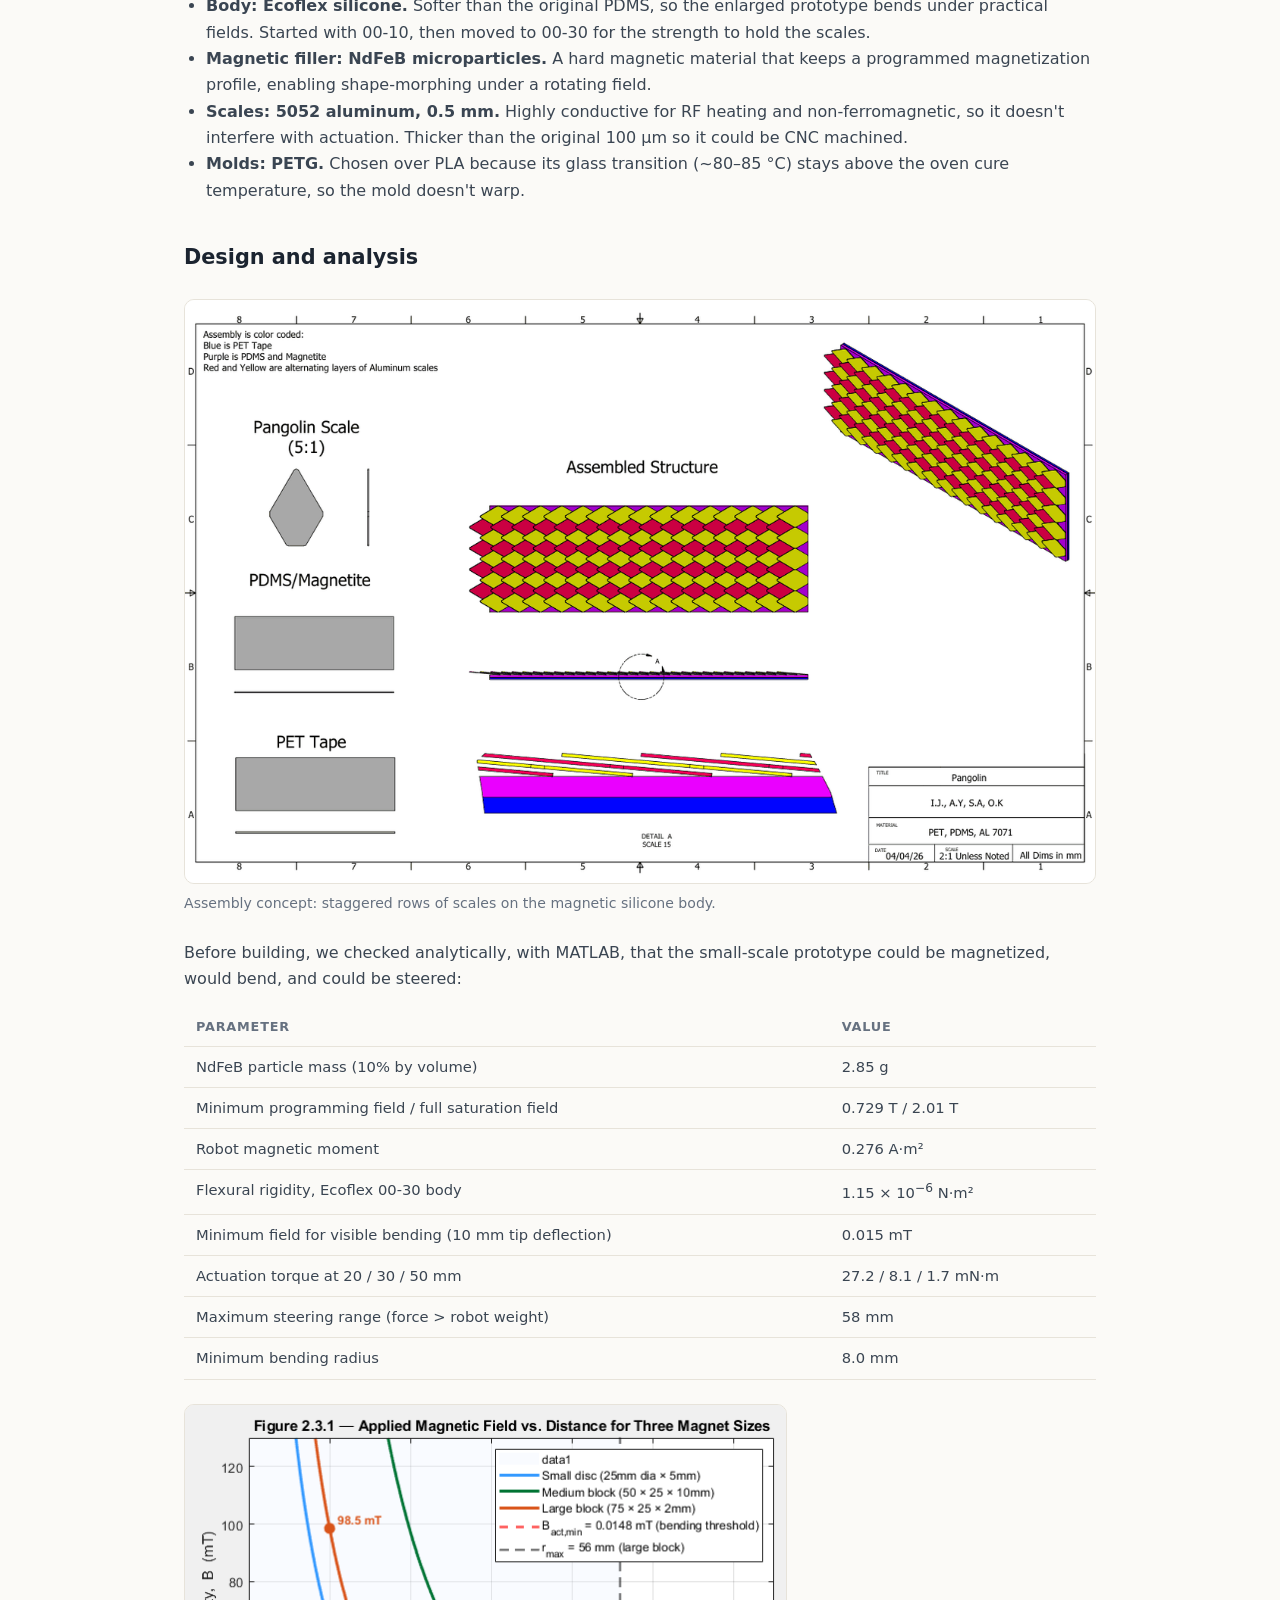
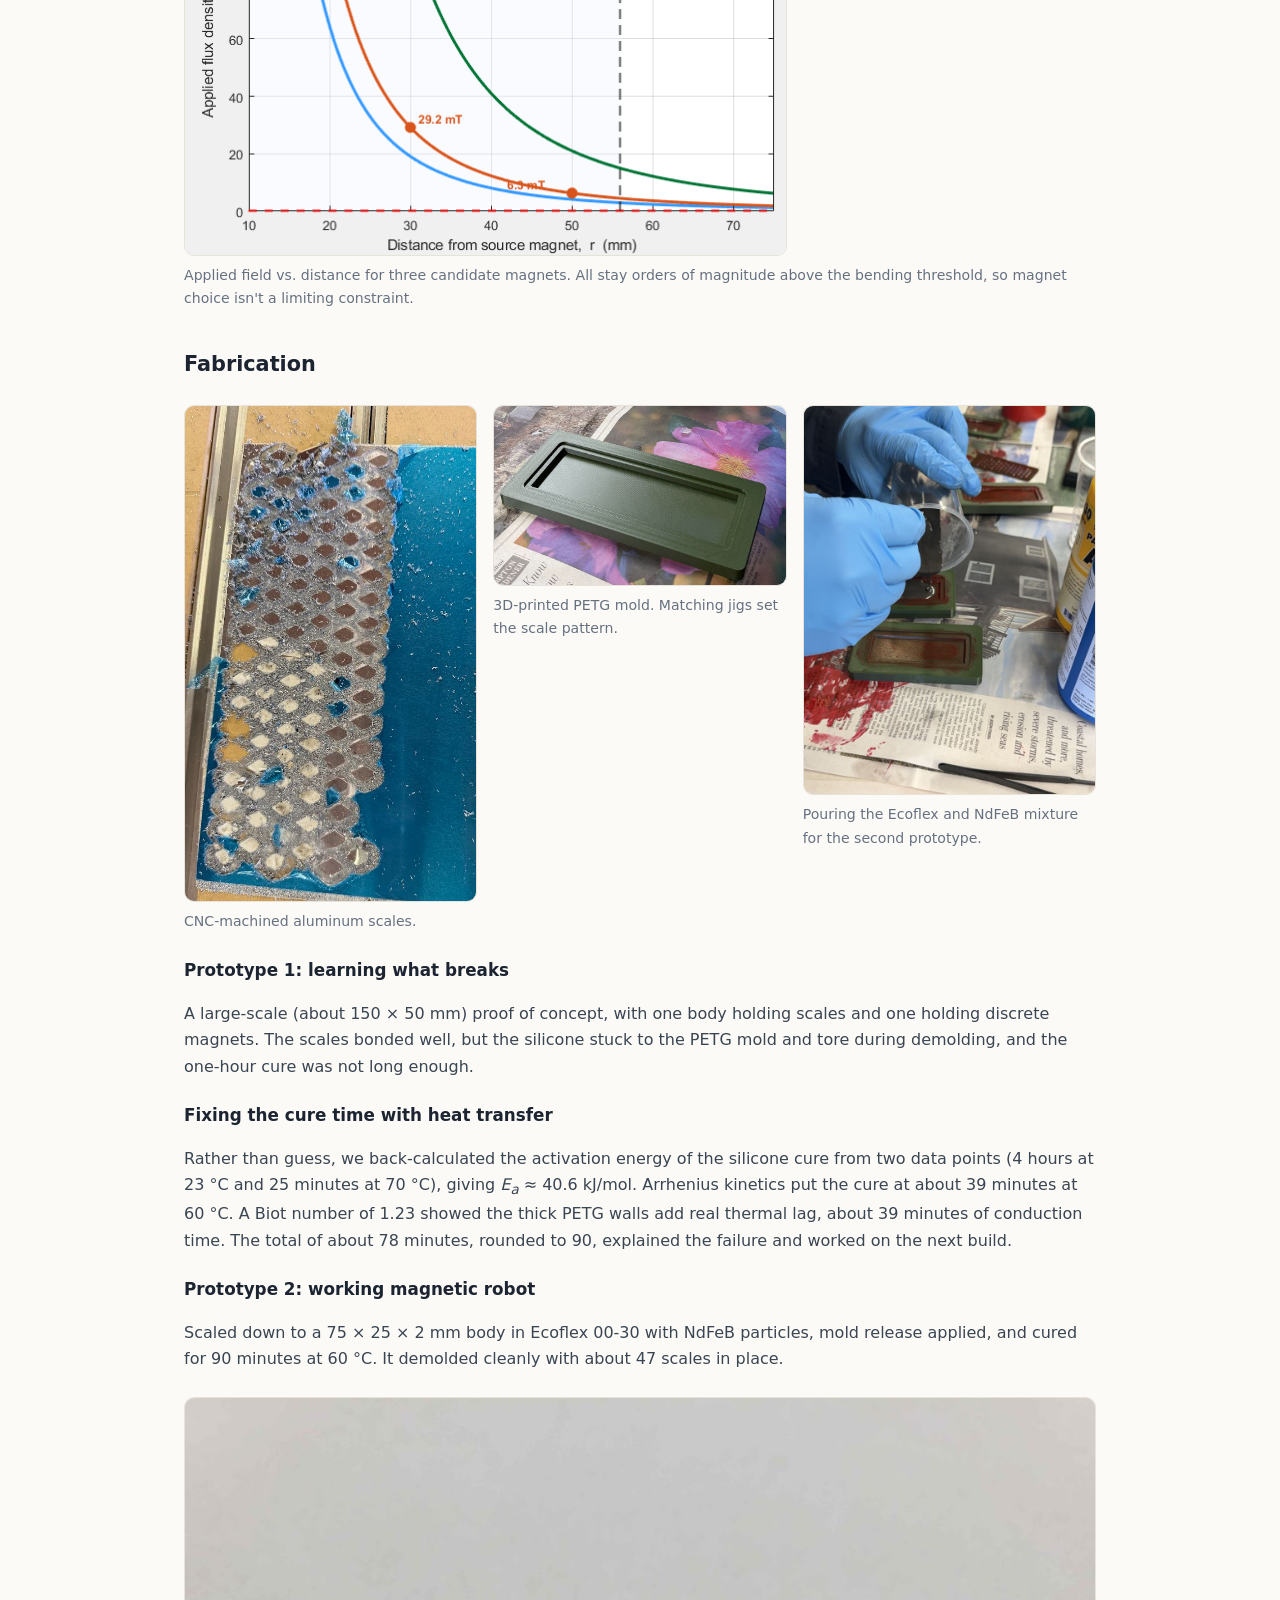
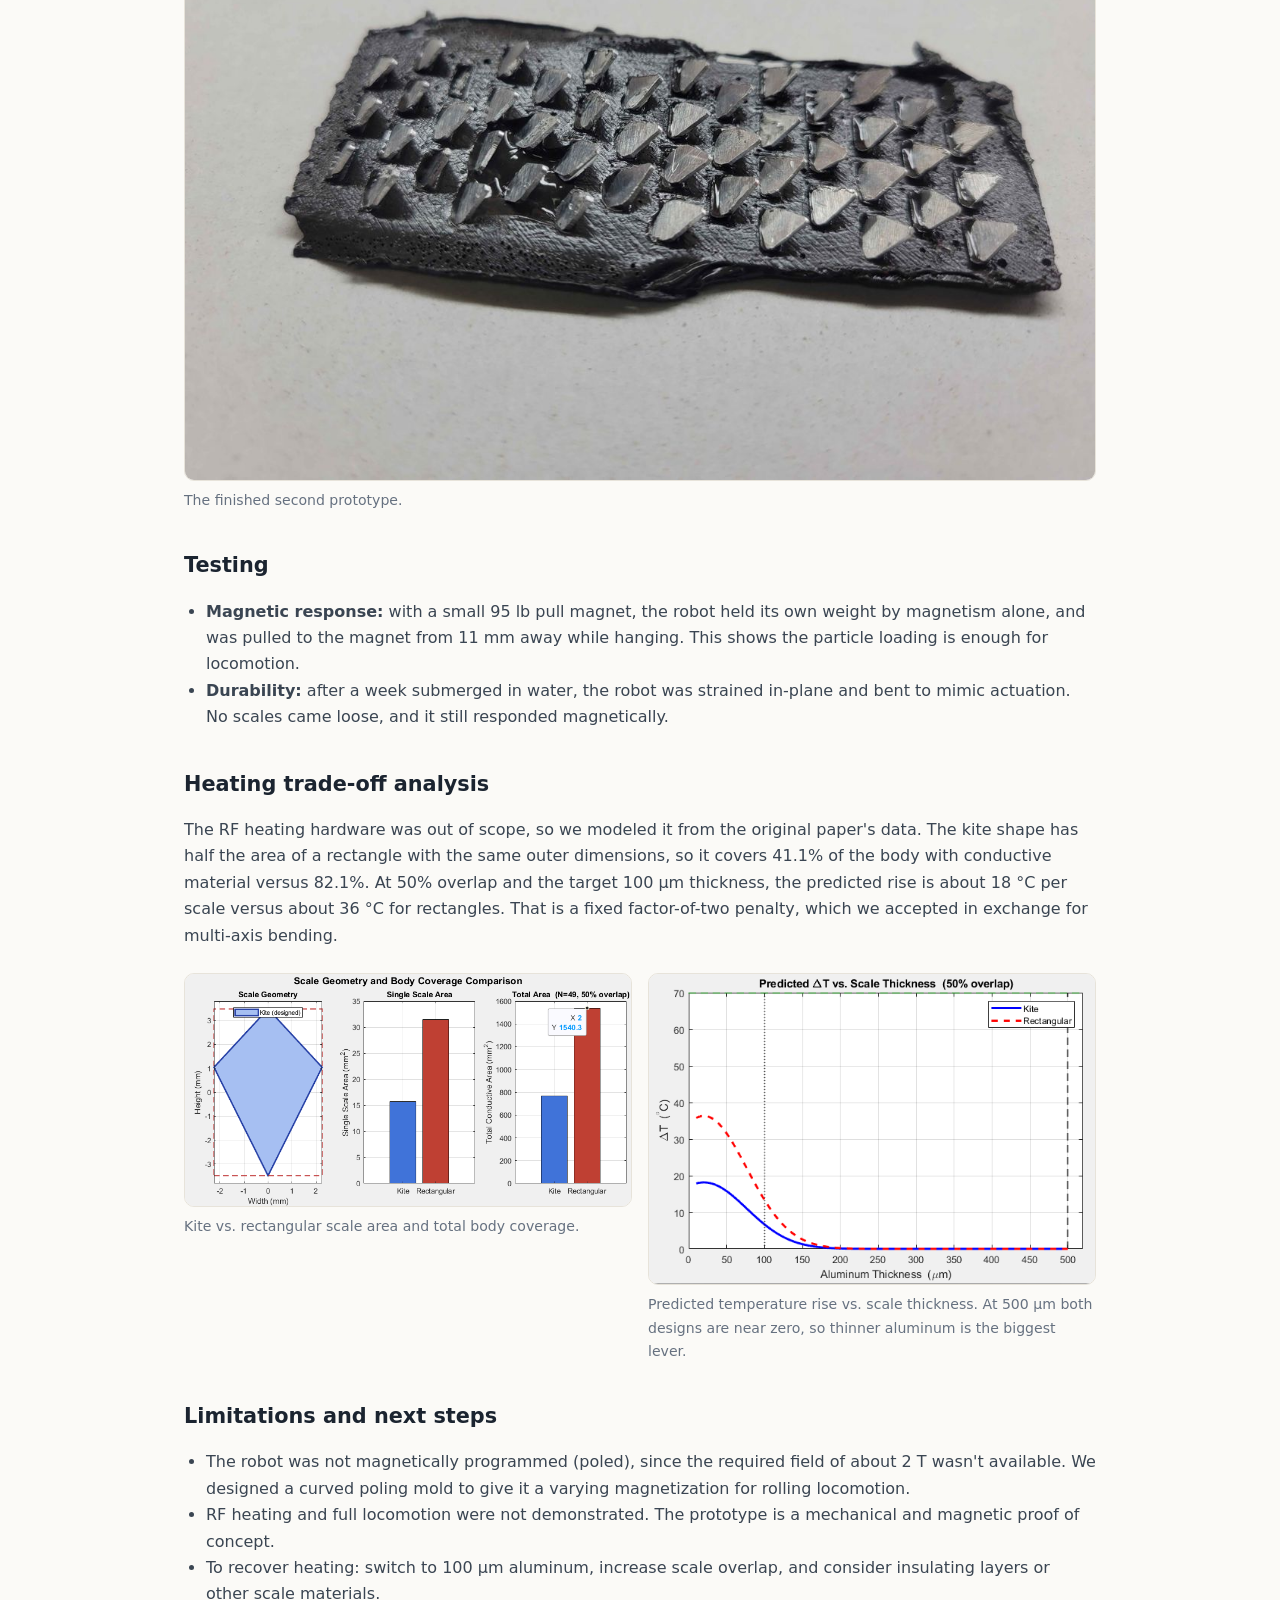
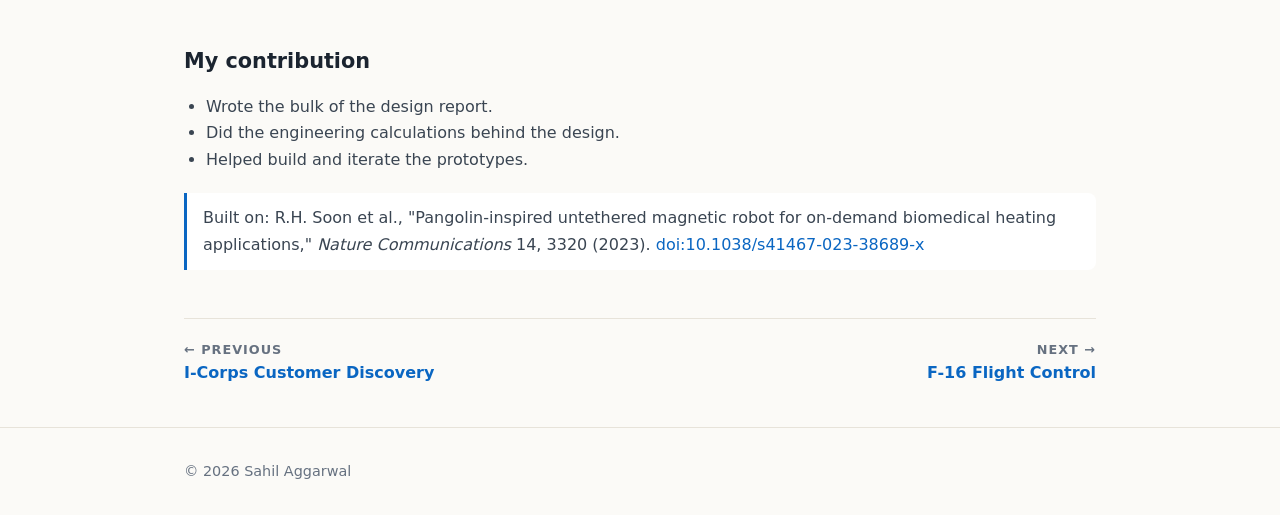
<file: projects/pangolin-robot.html>
<!DOCTYPE html>
<html lang="en">
<head>
  <meta charset="utf-8">
  <meta name="viewport" content="width=device-width, initial-scale=1">
  <title>Pangolin-Inspired Soft Robot | Sahil Aggarwal</title>
  <meta name="description" content="Design, fabrication and testing of a pangolin-inspired untethered magnetic soft robot with redesigned kite-shaped aluminum scales for multi-axis bending (MEC 520, Stony Brook).">
  <link rel="icon" href="../favicon.svg" type="image/svg+xml">
  <link rel="icon" href="../favicon-32.png" sizes="32x32" type="image/png">
  <link rel="apple-touch-icon" href="../apple-touch-icon.png">
  <link rel="canonical" href="https://sahilaggarwal.dev/projects/pangolin-robot.html">
  <meta property="og:type" content="website">
  <meta property="og:site_name" content="Sahil Aggarwal">
  <meta property="og:title" content="Pangolin-Inspired Soft Robot | Sahil Aggarwal">
  <meta property="og:description" content="Design, fabrication and testing of a pangolin-inspired untethered magnetic soft robot with redesigned kite-shaped aluminum scales for multi-axis bending (MEC 520, Stony Brook).">
  <meta property="og:url" content="https://sahilaggarwal.dev/projects/pangolin-robot.html">
  <meta property="og:image" content="https://sahilaggarwal.dev/images/og-image.jpg">
  <meta property="og:image:width" content="1200">
  <meta property="og:image:height" content="630">
  <meta name="twitter:card" content="summary_large_image">
  <link rel="stylesheet" href="../style.css">
</head>
<body>
<header class="site">
  <div class="wrap">
    <a class="brand" href="../index.html">Sahil Aggarwal<span class="cred">, EIT</span></a>
    <nav><a href="../index.html#projects">Projects</a><a href="../experience.html">Experience</a><a href="../index.html#contact">Contact</a></nav>
  </div>
</header>

<main class="wrap project">
  <a class="back" href="../index.html#projects">&larr; All projects</a>
  <div class="eyebrow">Soft robotics &middot; MEC 520 Smart Materials and Structures</div>
  <h1>Pangolin-Inspired Magnetic Soft Robot for Hemostasis</h1>
  <p class="summary">
    An untethered soft robot, steered by external magnets, meant to travel through the small intestine and
    stop bleeding by heating tissue. We redesigned its aluminum scales from rectangles to a kite shape like a
    real pangolin's, so it can bend in more than one direction, then built and tested a working magnetic prototype.
  </p>

  <figure class="photo hero-img">
    <img src="../images/pangolin/final-prototype.jpg" width="660" height="493"
         alt="Finished prototype: a dark grey flexible silicone strip covered in rows of overlapping kite-shaped aluminum scales">
    <figcaption>Final prototype: NdFeB-filled Ecoflex 00-30 body (75 &times; 25 &times; 2 mm) with kite-shaped 5052 aluminum scales.</figcaption>
  </figure>

  <dl class="facts">
    <div><dt>Course</dt><dd>MEC 520, Stony Brook (Prof. Yao)</dd></div>
    <div><dt>Team</dt><dd>4 students: Sahil Aggarwal, Ishaan Jain, Omar Khan, Andrew Yancovitz</dd></div>
    <div><dt>Completed</dt><dd>May 2026</dd></div>
    <div><dt>My role</dt><dd>Wrote most of the report, engineering calculations, prototyping</dd></div>
    <div><dt>Tools</dt><dd>CAD, CNC machining, 3D printing, MATLAB</dd></div>
  </dl>

  <h2>Results at a glance</h2>
  <div class="stats">
    <div class="stat"><b>2</b><span>Prototype iterations built</span></div>
    <div class="stat"><b>11 mm</b><span>Distance at which the robot was pulled to the magnet</span></div>
    <div class="stat"><b>1 week</b><span>Underwater soak with no scale loss</span></div>
    <div class="stat"><b>$53.98</b><span>Material cost of the final prototype</span></div>
  </div>

  <h2>The problem</h2>
  <p>
    Untethered magnetic robots are driven by magnetic fields from outside the body, with no battery or wire,
    which makes them promising for minimally invasive surgery. Soon et al. (Max Planck Institute, 2023) built a
    pangolin-inspired robot: a magnetic silicone body covered in overlapping aluminum scales that heat up under
    a radio-frequency field, so it can cauterize tissue on demand.
  </p>
  <p>
    Their rectangular scales lock against each other along their straight edges, so the robot can only curl
    about one axis. The small intestine is long and lined with dense circular folds, so a robot that only bends
    in one plane struggles to reach a bleeding site. Our goal was a scale design that allows multi-axis bending.
  </p>

  <h2>Requirements</h2>
  <div class="table-wrap">
    <table>
      <thead><tr><th>Requirement</th><th>Target</th><th>Prototype scope</th></tr></thead>
      <tbody>
        <tr><td>Size</td><td>About 20 &times; 10 &times; 0.2 mm, to fit a "0" gelatin capsule for oral delivery</td><td>Built larger for student fabrication</td></tr>
        <tr><td>Locomotion</td><td>Driven by an external magnetic field through fluid-filled environments</td><td>Magnetic response tested</td></tr>
        <tr><td>Heating</td><td>Joule heating in the overlapping aluminum scales</td><td>Simulated, not built</td></tr>
        <tr><td>Multi-environment</td><td>Keep working across environments</td><td>Tested in air and water</td></tr>
      </tbody>
    </table>
  </div>

  <h2>Scale redesign</h2>
  <figure>
    <img src="../images/pangolin/scale-drawing.png" width="1000" height="633" loading="lazy"
         alt="Engineering drawing of the large and small kite-shaped scales with dimensions">
    <figcaption>Kite-shaped scales. Small scale: 4.51 &times; 6.97 mm. Large scale: 10.00 &times; 14.51 mm.
      Both 0.5 mm thick with R0.50 mm corner radii.</figcaption>
  </figure>
  <div class="table-wrap">
    <table>
      <thead><tr><th>Criterion</th><th>Rectangular (Soon et al.)</th><th>Kite (our design)</th></tr></thead>
      <tbody>
        <tr><td>Bending freedom</td><td>Single axis, longitudinal curl only</td><td>Longitudinal and transverse: angled edges let scale corners rotate past each other</td></tr>
        <tr><td>Edge contact</td><td>Full-length line contact resists lateral bending</td><td>Point contact at the corners only</td></tr>
        <tr><td>Bond stress</td><td>Sharp 90&deg; corners</td><td>R0.50 mm fillets reduce stress at the scale-to-silicone bond</td></tr>
      </tbody>
    </table>
  </div>

  <h2>Materials</h2>
  <ul>
    <li><b>Body: Ecoflex silicone.</b> Softer than the original PDMS, so the enlarged prototype bends under
      practical fields. Started with 00-10, then moved to 00-30 for the strength to hold the scales.</li>
    <li><b>Magnetic filler: NdFeB microparticles.</b> A hard magnetic material that keeps a programmed
      magnetization profile, enabling shape-morphing under a rotating field.</li>
    <li><b>Scales: 5052 aluminum, 0.5 mm.</b> Highly conductive for RF heating and non-ferromagnetic, so it
      doesn't interfere with actuation. Thicker than the original 100 &micro;m so it could be CNC machined.</li>
    <li><b>Molds: PETG.</b> Chosen over PLA because its glass transition (~80&ndash;85&nbsp;&deg;C) stays above
      the oven cure temperature, so the mold doesn't warp.</li>
  </ul>

  <h2>Design and analysis</h2>
  <figure>
    <img src="../images/pangolin/assembly-drawing.png" width="1200" height="770" loading="lazy"
         alt="Assembly drawing showing the scale, the PDMS and magnetic body layer, and the assembled structure with staggered scale rows">
    <figcaption>Assembly concept: staggered rows of scales on the magnetic silicone body.</figcaption>
  </figure>
  <p>
    Before building, we checked analytically, with MATLAB, that the small-scale prototype could be magnetized,
    would bend, and could be steered:
  </p>
  <div class="table-wrap">
    <table>
      <thead><tr><th>Parameter</th><th>Value</th></tr></thead>
      <tbody>
        <tr><td>NdFeB particle mass (10% by volume)</td><td>2.85 g</td></tr>
        <tr><td>Minimum programming field / full saturation field</td><td>0.729 T / 2.01 T</td></tr>
        <tr><td>Robot magnetic moment</td><td>0.276 A&middot;m&sup2;</td></tr>
        <tr><td>Flexural rigidity, Ecoflex 00-30 body</td><td>1.15 &times; 10<sup>&minus;6</sup> N&middot;m&sup2;</td></tr>
        <tr><td>Minimum field for visible bending (10 mm tip deflection)</td><td>0.015 mT</td></tr>
        <tr><td>Actuation torque at 20 / 30 / 50 mm</td><td>27.2 / 8.1 / 1.7 mN&middot;m</td></tr>
        <tr><td>Maximum steering range (force &gt; robot weight)</td><td>58 mm</td></tr>
        <tr><td>Minimum bending radius</td><td>8.0 mm</td></tr>
      </tbody>
    </table>
  </div>
  <figure>
    <img src="../images/pangolin/field-vs-distance.png" width="603" height="452" loading="lazy" style="max-width:603px"
         alt="Plot of applied magnetic field versus distance for three magnet sizes, all far above the actuation threshold">
    <figcaption>Applied field vs. distance for three candidate magnets. All stay orders of magnitude above the
      bending threshold, so magnet choice isn't a limiting constraint.</figcaption>
  </figure>

  <h2>Fabrication</h2>
  <div class="figs">
    <figure class="photo">
      <img src="../images/pangolin/cnc-scales.jpg" width="572" height="972" loading="lazy"
           alt="Sheet of CNC-machined kite-shaped aluminum scales">
      <figcaption>CNC-machined aluminum scales.</figcaption>
    </figure>
    <figure class="photo">
      <img src="../images/pangolin/mold.jpg" width="900" height="553" loading="lazy"
           alt="3D printed PETG mold for casting the silicone body">
      <figcaption>3D-printed PETG mold. Matching jigs set the scale pattern.</figcaption>
    </figure>
    <figure class="photo">
      <img src="../images/pangolin/pouring.jpg" width="700" height="933" loading="lazy"
           alt="Gloved hand pouring the dark silicone and NdFeB mixture into a mold">
      <figcaption>Pouring the Ecoflex and NdFeB mixture for the second prototype.</figcaption>
    </figure>
  </div>

  <h3>Prototype 1: learning what breaks</h3>
  <p>A large-scale (about 150 &times; 50 mm) proof of concept, with one body holding scales and one holding
    discrete magnets. The scales bonded well, but the silicone stuck to the PETG mold and tore during
    demolding, and the one-hour cure was not long enough.</p>

  <h3>Fixing the cure time with heat transfer</h3>
  <p>
    Rather than guess, we back-calculated the activation energy of the silicone cure from two data points
    (4 hours at 23&nbsp;&deg;C and 25 minutes at 70&nbsp;&deg;C), giving <i>E<sub>a</sub></i> &asymp; 40.6 kJ/mol.
    Arrhenius kinetics put the cure at about 39 minutes at 60&nbsp;&deg;C. A Biot number of 1.23 showed the
    thick PETG walls add real thermal lag, about 39 minutes of conduction time. The total of about 78 minutes,
    rounded to 90, explained the failure and worked on the next build.
  </p>

  <h3>Prototype 2: working magnetic robot</h3>
  <p>Scaled down to a 75 &times; 25 &times; 2 mm body in Ecoflex 00-30 with NdFeB particles, mold release
    applied, and cured for 90 minutes at 60&nbsp;&deg;C. It demolded cleanly with about 47 scales in place.</p>
  <figure class="photo">
    <img src="../images/pangolin/second-prototype.jpg" width="1200" height="900" loading="lazy"
         alt="Second prototype lying flat: black magnetic silicone body with rows of kite-shaped aluminum scales">
    <figcaption>The finished second prototype.</figcaption>
  </figure>

  <h2>Testing</h2>
  <ul>
    <li><b>Magnetic response:</b> with a small 95 lb pull magnet, the robot held its own weight by magnetism
      alone, and was pulled to the magnet from 11 mm away while hanging. This shows the particle loading is
      enough for locomotion.</li>
    <li><b>Durability:</b> after a week submerged in water, the robot was strained in-plane and bent to mimic
      actuation. No scales came loose, and it still responded magnetically.</li>
  </ul>

  <h2>Heating trade-off analysis</h2>
  <p>
    The RF heating hardware was out of scope, so we modeled it from the original paper's data. The kite shape
    has half the area of a rectangle with the same outer dimensions, so it covers 41.1% of the body with
    conductive material versus 82.1%. At 50% overlap and the target 100 &micro;m thickness, the predicted
    rise is about 18&nbsp;&deg;C per scale versus about 36&nbsp;&deg;C for rectangles. That is a fixed
    factor-of-two penalty, which we accepted in exchange for multi-axis bending.
  </p>
  <div class="figs">
    <figure>
      <img src="../images/pangolin/coverage-comparison.png" width="787" height="410" loading="lazy"
           alt="Bar charts comparing kite and rectangular scale geometry, single-scale area and total body coverage">
      <figcaption>Kite vs. rectangular scale area and total body coverage.</figcaption>
    </figure>
    <figure>
      <img src="../images/pangolin/dT-vs-thickness.png" width="596" height="415" loading="lazy"
           alt="Plot of predicted temperature rise versus aluminum thickness for kite and rectangular scales, falling to near zero by 500 micrometers">
      <figcaption>Predicted temperature rise vs. scale thickness. At 500 &micro;m both designs are near zero,
        so thinner aluminum is the biggest lever.</figcaption>
    </figure>
  </div>

  <h2>Limitations and next steps</h2>
  <ul>
    <li>The robot was not magnetically programmed (poled), since the required field of about 2 T wasn't
      available. We designed a curved poling mold to give it a varying magnetization for rolling locomotion.</li>
    <li>RF heating and full locomotion were not demonstrated. The prototype is a mechanical and magnetic
      proof of concept.</li>
    <li>To recover heating: switch to 100 &micro;m aluminum, increase scale overlap, and consider insulating
      layers or other scale materials.</li>
  </ul>

  <h2>My contribution</h2>
  <ul>
    <li>Wrote the bulk of the design report.</li>
    <li>Did the engineering calculations behind the design.</li>
    <li>Helped build and iterate the prototypes.</li>
  </ul>

  <p class="note">Built on: R.H. Soon et al., "Pangolin-inspired untethered magnetic robot for on-demand
    biomedical heating applications," <i>Nature Communications</i> 14, 3320 (2023).
    <a href="https://doi.org/10.1038/s41467-023-38689-x" target="_blank" rel="noopener">doi:10.1038/s41467-023-38689-x</a></p>
  <nav class="pager" aria-label="More projects">
    <a href="icorps-customer-discovery.html"><small>&larr; Previous</small>I-Corps Customer Discovery</a>
    <a class="next" href="f16-flight-control.html"><small>Next &rarr;</small>F-16 Flight Control</a>
  </nav>
</main>

<footer><div class="wrap">&copy; <span id="year"></span> Sahil Aggarwal</div></footer>
<script>document.getElementById("year").textContent = new Date().getFullYear();</script>
</body>
</html>
</file>
<file: style.css>
:root {
  --bg: #fbfaf7;
  --panel: #ffffff;
  --line: #e7e3da;
  --text: #1b2430;
  --body: #3a4552;
  --muted: #667180;
  --accent: #0a66c2;
  --accent-soft: #e8f1fb;
  --max: 960px;
}

* { box-sizing: border-box; }

html { scroll-behavior: smooth; }

body {
  margin: 0;
  background: var(--bg);
  color: var(--text);
  font-family: "Inter", system-ui, -apple-system, "Segoe UI", Roboto, sans-serif;
  line-height: 1.65;
}

a { color: var(--accent); text-decoration: none; }
a:hover { text-decoration: underline; }

.wrap { max-width: var(--max); margin: 0 auto; padding: 0 24px; }

/* Header */
header.site {
  position: sticky; top: 0; z-index: 10;
  background: rgba(251, 250, 247, 0.9);
  backdrop-filter: blur(8px);
  border-bottom: 1px solid var(--line);
}
header.site .wrap {
  display: flex; align-items: center; justify-content: space-between;
  height: 60px;
}
.brand { color: var(--text); font-weight: 700; letter-spacing: 0.2px; }
.brand:hover { text-decoration: none; }
.brand .cred { color: var(--muted); font-weight: 600; }
header.site nav a { color: var(--muted); margin-left: 22px; font-size: 0.95rem; }
header.site nav a:hover { color: var(--text); text-decoration: none; }

/* Hero */
.hero {
  padding: 96px 0 72px;
  display: grid; grid-template-columns: 1fr auto; gap: 48px; align-items: center;
}
.hero .portrait {
  width: 260px; height: 260px; border-radius: 50%; object-fit: cover;
  border: 4px solid var(--panel); box-shadow: 0 0 0 6px var(--accent-soft), 0 12px 30px rgba(27, 36, 48, 0.12);
}
.eyebrow { color: var(--accent); font-size: 0.9rem; letter-spacing: 1.5px; text-transform: uppercase; }
.hero h1 { font-size: clamp(1.8rem, 4.2vw, 2.5rem); line-height: 1.1; margin: 12px 0 18px; }
.hero p.lead { color: var(--body); font-size: 1.15rem; max-width: 640px; }
.cta { margin-top: 28px; display: flex; gap: 12px; flex-wrap: wrap; }
.btn {
  display: inline-block; padding: 10px 20px; border-radius: 8px;
  border: 1px solid var(--line); color: var(--text); font-weight: 600;
}
.btn.primary { background: var(--accent); border-color: var(--accent); color: #fff; }
.btn { background: var(--panel); }
.btn:hover { text-decoration: none; filter: brightness(0.96); }

/* Education */
.edu {
  display: grid; grid-template-columns: 170px 1fr; align-items: stretch;
  background: var(--panel); border: 1px solid var(--line); border-radius: 12px; overflow: hidden;
}
.edu-logo-cell { display: grid; place-items: center; padding: 24px; border-right: 1px solid var(--line); }
.edu-logo { width: 120px; height: auto; }
.edu-degrees { padding: 22px 26px; }
.edu-degrees .job:last-child { margin-bottom: 0; }
@media (max-width: 560px) {
  .edu { grid-template-columns: 1fr; }
  .edu-logo-cell { border-right: 0; border-bottom: 1px solid var(--line); padding: 18px; }
  .edu-logo { width: 100px; }
  .edu-degrees { padding: 18px; }
}

/* Experience summary (home) */
.exp-summary { display: grid; gap: 4px; }
.exp-row { display: grid; grid-template-columns: 112px 1fr auto; gap: 20px; align-items: center; padding: 14px 0; border-bottom: 1px solid var(--line); }
.exp-logo { width: 112px; height: 56px; object-fit: contain; border-radius: 8px; border: 1px solid var(--line); background: #fff; }
.exp-row:last-child { border-bottom: 0; }
.exp-row h3 { margin: 0 0 4px; font-size: 1.05rem; }
.exp-row p { margin: 0; color: var(--body); font-size: 0.95rem; }
.exp-row .meta { color: var(--muted); font-size: 0.9rem; white-space: nowrap; }
@media (max-width: 560px) {
  .exp-row { grid-template-columns: 88px 1fr; gap: 4px 14px; align-items: start; }
  .exp-logo { width: 88px; height: 44px; grid-row: span 2; }
  .exp-row .meta { grid-column: 2; grid-row: 1; }
}
.exp-full { border-top: 0; padding-top: 8px; }
.job-card {
  background: var(--panel); border: 1px solid var(--line); border-radius: 14px;
  padding: 22px 24px; margin-bottom: 22px; box-shadow: 0 1px 2px rgba(27, 36, 48, 0.04);
}
.job-head { display: flex; align-items: center; gap: 18px; padding-bottom: 14px; margin-bottom: 4px; border-bottom: 1px solid var(--line); }
.job-logo { width: 150px; height: 75px; object-fit: contain; flex: none; border-radius: 8px; border: 1px solid var(--line); background: #fff; }
.job-head h3 { margin: 0 0 2px; }
.sub-label { display: flex; align-items: center; gap: 8px; }
.icon {
  width: 26px; height: 26px; padding: 4px; border-radius: 50%; flex: none;
  background: var(--accent-soft); stroke: var(--accent); fill: none; stroke-width: 2; stroke-linecap: round; stroke-linejoin: round;
}
@media (max-width: 560px) {
  .job-card { padding: 18px 16px; }
  .job-head { flex-direction: column; align-items: flex-start; gap: 10px; }
  .job-logo { width: 104px; height: 52px; }
}

/* Hero highlights */
.highlights {
  display: grid; grid-template-columns: repeat(auto-fit, minmax(min(200px, 100%), 1fr)); gap: 14px;
  margin: -24px 0 56px;
}
.highlights div { background: var(--panel); border: 1px solid var(--line); border-radius: 12px; padding: 14px 16px; }
.highlights b { display: block; font-size: 1.5rem; line-height: 1.2; color: var(--accent); }
.highlights span { color: var(--body); font-size: 0.88rem; }

/* Previous / next project */
.pager { display: flex; justify-content: space-between; gap: 16px; margin-top: 48px; padding-top: 20px; border-top: 1px solid var(--line); }
.pager a { display: block; max-width: 48%; font-weight: 600; color: var(--accent); }
.pager a small { display: block; color: var(--muted); font-size: 0.8rem; text-transform: uppercase; letter-spacing: 1px; }
.pager .next { margin-left: auto; text-align: right; }

/* Sections */
section { padding: 56px 0; border-top: 1px solid var(--line); }
section h2 { font-size: 1.6rem; margin: 0 0 24px; }

/* Project cards */
.grid { display: grid; grid-template-columns: repeat(auto-fit, minmax(min(340px, 100%), 1fr)); gap: 20px; }
.card {
  display: block; background: var(--panel); border: 1px solid var(--line);
  border-radius: 12px; padding: 22px; color: var(--text);
  transition: transform 0.15s ease, border-color 0.15s ease;
}
.card { box-shadow: 0 1px 2px rgba(27, 36, 48, 0.04); }
.card:hover { box-shadow: 0 8px 24px rgba(27, 36, 48, 0.08); }
.card:hover { transform: translateY(-3px); border-color: var(--accent); text-decoration: none; }
.card h3 { margin: 0 0 8px; font-size: 1.15rem; }
.card-img {
  display: block; width: calc(100% + 44px); height: auto; aspect-ratio: 16 / 9; object-fit: cover;
  margin: -22px -22px 18px; border-radius: 12px 12px 0 0; border-bottom: 1px solid var(--line); background: #fff;
}
.card { overflow: hidden; }
.card p { margin: 0 0 14px; color: var(--body); font-size: 0.95rem; }
.tags { display: flex; flex-wrap: wrap; gap: 8px; }
.tag {
  font-size: 0.78rem; color: var(--accent); background: var(--accent-soft); border: 1px solid transparent;
  padding: 2px 10px; border-radius: 999px;
}

/* Skills */
.skills { display: grid; grid-template-columns: repeat(auto-fit, minmax(220px, 1fr)); gap: 20px; }
.skills h3 { font-size: 0.95rem; color: var(--accent); margin: 0 0 8px; text-transform: uppercase; letter-spacing: 1px; }
.skills ul { margin: 0; padding-left: 18px; color: var(--body); }

/* Experience */
.job { margin-bottom: 22px; }
.job h3 { margin: 0; font-size: 1.05rem; }
.job .meta { color: var(--muted); font-size: 0.9rem; }
h4.sub-label { font-size: 0.78rem; color: var(--text); text-transform: uppercase; letter-spacing: 1px; margin: 18px 0 2px; font-weight: 700; }
h3.group { font-size: 0.95rem; color: var(--accent); margin: 32px 0 14px; text-transform: uppercase; letter-spacing: 1px; }
.job ul { margin: 8px 0 0; padding-left: 20px; color: var(--body); font-size: 0.95rem; }
.job li { margin-bottom: 4px; }
.job .courses { margin: 6px 0 0; color: var(--body); font-size: 0.95rem; }
.job .courses b { color: var(--text); font-weight: 600; }

/* Project pages */
.project { padding-top: 64px; padding-bottom: 40px; }
.project h1 { font-size: clamp(2rem, 5vw, 2.8rem); margin: 8px 0 10px; line-height: 1.15; }
.project .summary { color: var(--body); font-size: 1.1rem; margin: 0 0 4px; }
.facts {
  display: grid; grid-template-columns: repeat(auto-fit, minmax(180px, 1fr));
  gap: 16px; margin: 20px 0 32px; padding: 20px;
  background: var(--panel); border: 1px solid var(--line); border-radius: 12px;
}
.facts dt { color: var(--muted); font-size: 0.8rem; text-transform: uppercase; letter-spacing: 1px; }
.facts dd { margin: 2px 0 0; font-weight: 600; }
.project h2 { font-size: 1.3rem; margin: 36px 0 10px; }
.project p, .project li { color: var(--body); }
.placeholder {
  border: 1px dashed var(--line); border-radius: 12px; padding: 36px;
  text-align: center; color: var(--muted); margin: 16px 0;
}
.back { display: inline-block; margin-bottom: 8px; color: var(--muted); }
.project ul, .project ol { padding-left: 22px; }
.project h3 { font-size: 1.05rem; margin: 22px 0 6px; }

/* Figures */
figure { margin: 24px 0; }
figure img {
  display: block; width: 100%; height: auto; border-radius: 10px;
  border: 1px solid var(--line); background: #fff;
}
figure.photo img { background: var(--panel); }
figcaption { color: var(--muted); font-size: 0.88rem; margin-top: 8px; }
.figs { display: grid; grid-template-columns: repeat(auto-fit, minmax(240px, 1fr)); gap: 16px; margin: 24px 0; }
.figs figure { margin: 0; }
.hero-img { max-width: 640px; margin-left: auto; margin-right: auto; }
.hero-img figcaption { text-align: center; }
.figs.tall img { aspect-ratio: 3 / 4; object-fit: cover; }
.figs.tall figure:not(.photo) img { object-fit: contain; }

/* Stat tiles */
.stats { display: grid; grid-template-columns: repeat(auto-fit, minmax(150px, 1fr)); gap: 14px; margin: 20px 0; }
.stat { background: var(--panel); border: 1px solid var(--line); border-radius: 12px; padding: 16px; }
.stat b { display: block; font-size: 1.5rem; color: var(--text); line-height: 1.2; }
.stat span { color: var(--muted); font-size: 0.85rem; }

/* Tables */
.table-wrap { overflow-x: auto; margin: 16px 0; }
table { border-collapse: collapse; width: 100%; font-size: 0.92rem; }
th, td { text-align: left; padding: 8px 12px; border-bottom: 1px solid var(--line); vertical-align: top; }
th { color: var(--muted); font-weight: 600; font-size: 0.8rem; text-transform: uppercase; letter-spacing: 0.8px; }
td { color: var(--body); }

.note {
  border-left: 3px solid var(--accent); background: var(--panel);
  padding: 12px 16px; border-radius: 0 8px 8px 0; color: var(--body); margin: 20px 0;
}

/* Footer */
footer { border-top: 1px solid var(--line); padding: 32px 0; color: var(--muted); font-size: 0.9rem; }

@media (max-width: 760px) {
  .hero { grid-template-columns: 1fr; gap: 28px; }
  .hero .portrait { order: -1; width: 160px; height: 160px; }
}

@media (max-width: 560px) {
  header.site .wrap { height: auto; flex-wrap: wrap; padding-top: 10px; padding-bottom: 10px; row-gap: 2px; }
  .brand { white-space: nowrap; }
  header.site nav { width: 100%; display: flex; flex-wrap: wrap; column-gap: 14px; }
  header.site nav a { margin-left: 0; font-size: 0.85rem; }
  .hero { padding: 48px 0 48px; }
}

/* Beyond the technical work */
.proof { display: grid; grid-template-columns: repeat(auto-fit, minmax(min(260px, 100%), 1fr)); gap: 14px; }
.proof a {
  display: block; background: var(--panel); border: 1px solid var(--line); border-radius: 12px;
  padding: 16px 18px; color: var(--text); transition: border-color 0.15s ease;
}
.proof a:hover { border-color: var(--accent); text-decoration: none; }
.proof b { display: block; margin-bottom: 4px; }
.proof span { color: var(--body); font-size: 0.93rem; }

/* Timeline (believed / heard / changed) */
.timeline { list-style: none; padding: 0; margin: 18px 0; counter-reset: step; }
.timeline li {
  position: relative; padding: 0 0 22px 46px; border-left: 2px solid var(--line); margin-left: 15px;
}
.timeline li:last-child { border-left-color: transparent; padding-bottom: 0; }
.timeline li::before {
  counter-increment: step; content: counter(step); position: absolute; left: -16px; top: -2px;
  width: 30px; height: 30px; border-radius: 50%; background: var(--accent); color: #fff;
  font-weight: 700; font-size: 0.9rem; display: grid; place-items: center;
}
.timeline b { display: block; color: var(--text); }
.timeline span { color: var(--body); }

/* Attribution */
.attribution {
  border: 2px solid #c98a12; background: #fff7e6; color: #3d2a05; border-radius: 10px;
  padding: 16px 18px; margin: 14px 0 22px; font-size: 1rem; line-height: 1.6;
}
.attribution a { color: #8a5a00; text-decoration: underline; }
.tag.attrib { color: #8a5a00; background: #fff1d6; font-weight: 600; }

/* Keyboard focus */
a:focus-visible, button:focus-visible { outline: 3px solid var(--accent); outline-offset: 3px; border-radius: 4px; }
.card:focus-visible { outline-offset: 2px; border-radius: 12px; }

/* Print: clean black-on-white pages */
@media print {
  header.site, .cta, .back, nav, footer, .btn { display: none !important; }
  body { background: #fff; color: #000; font-size: 11pt; }
  .hero { padding: 0 0 16px; grid-template-columns: 1fr auto; }
  .hero .portrait { width: 110px; height: 110px; box-shadow: none; }
  section, .project { padding: 16px 0; }
  .card, .stat, .facts, figure, table, .job { break-inside: avoid; box-shadow: none; }
  .card:hover { transform: none; }
  a { color: #000; }
  .project a[href^="http"]::after { content: " (" attr(href) ")"; font-size: 9pt; color: #444; }
}
</file>
